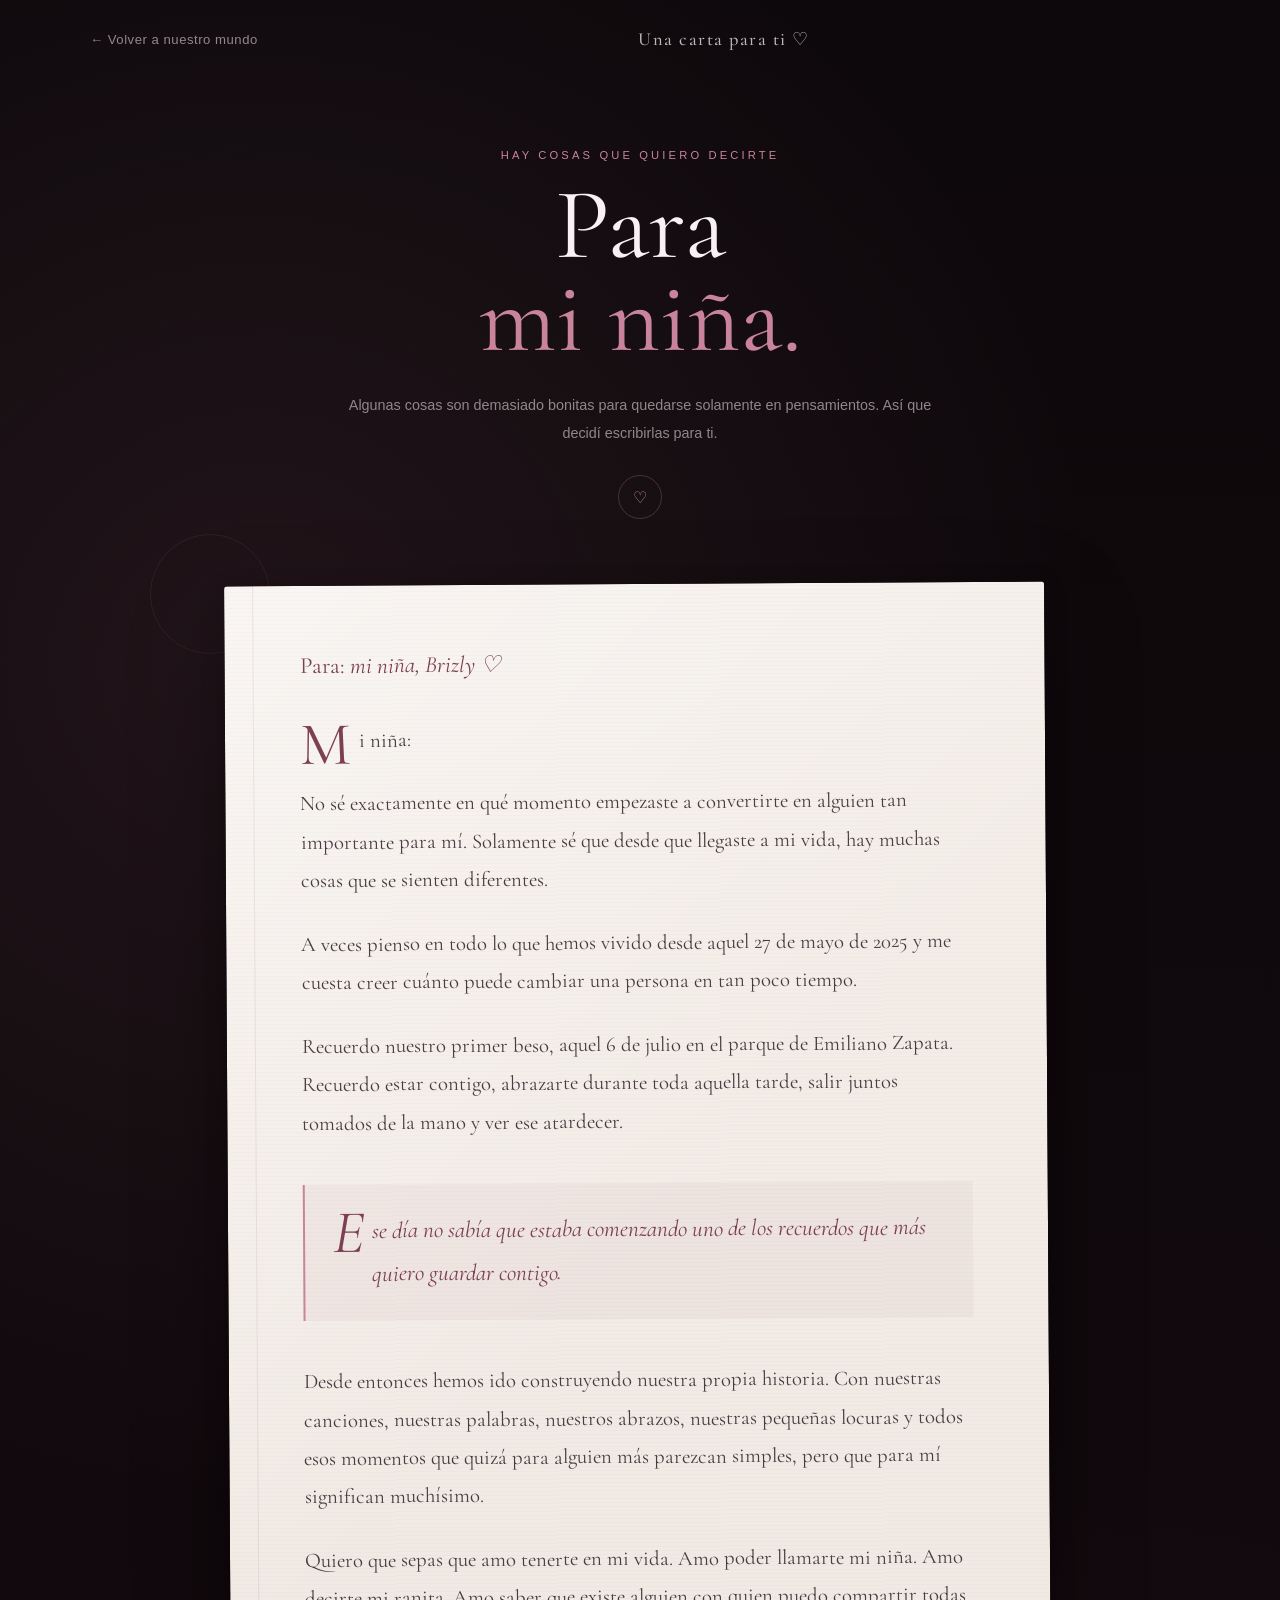
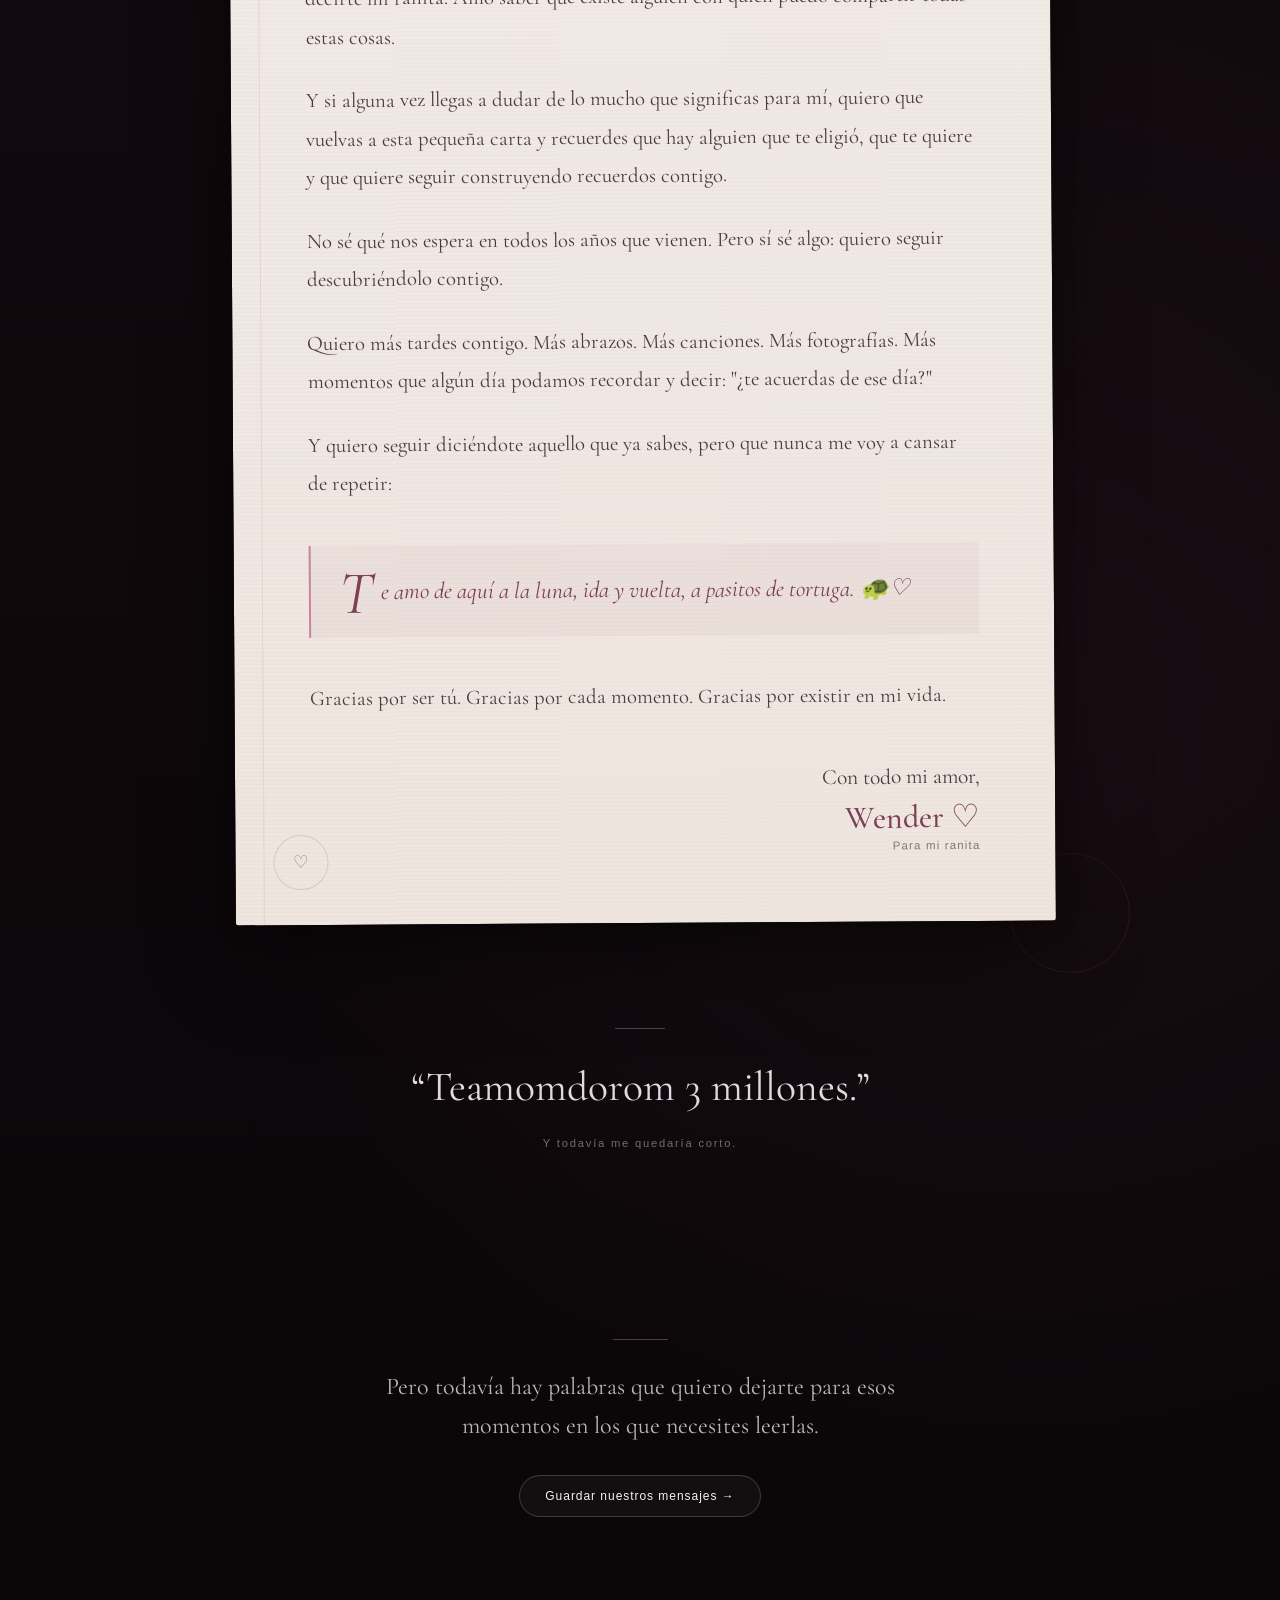
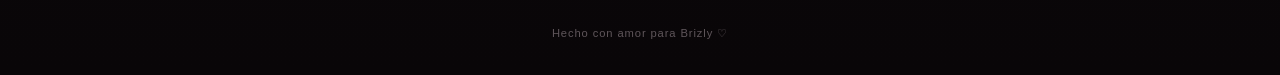
<file: pages/carta.html>
<!DOCTYPE html>

<html lang="es">

<head>

    <meta charset="UTF-8">

    <meta
        name="viewport"
        content="width=device-width, initial-scale=1.0"
    >

    <title>Una carta para ti | Brizly ♡</title>


    <!-- =====================================================
         FUENTES
         ===================================================== -->

    <link
        rel="preconnect"
        href="https://fonts.googleapis.com"
    >

    <link
        rel="preconnect"
        href="https://fonts.gstatic.com"
        crossorigin
    >

    <link
        href="https://fonts.googleapis.com/css2?family=Cormorant+Garamond:wght@300;400;500;600&family=Montserrat:wght@300;400;500&display=swap"
        rel="stylesheet"
    >


    <!-- =====================================================
         CSS
         ===================================================== -->

    <link
        rel="stylesheet"
        href="../css/style.css"
    >

    <link
        rel="stylesheet"
        href="../css/carta.css"
    >

</head>


<body>


    <main class="carta-page">


        <!-- =================================================
             HEADER
             ================================================= -->

        <header class="carta-header">

            <a
                href="../index.html#menu"
                class="carta-back"
            >
                ← Volver a nuestro mundo
            </a>

            <div class="carta-header-title">
                Una carta para ti ♡
            </div>

            <div></div>

        </header>



        <!-- =================================================
             HERO
             ================================================= -->

        <section class="carta-hero">

            <div class="carta-label">
                Hay cosas que quiero decirte
            </div>

            <h1>
                Para<br>
                <span>mi niña.</span>
            </h1>

            <p>
                Algunas cosas son demasiado bonitas
                para quedarse solamente en pensamientos.
                Así que decidí escribirlas para ti.
            </p>

            <div class="carta-symbol">
                ♡
            </div>

        </section>



        <!-- =================================================
             CARTA
             ================================================= -->

        <section class="carta-wrapper">

            <div class="carta-decoration one"></div>

            <div class="carta-decoration two"></div>


            <article class="carta-paper">


                <!-- DESTINATARIA -->

                <div class="carta-to">

                    Para:

                    <span>
                        mi niña, Brizly ♡
                    </span>

                </div>



                <!-- CUERPO -->

                <div class="carta-body">


                    <p>
                        Mi niña:
                    </p>


                    <p>
                        No sé exactamente en qué momento
                        empezaste a convertirte en alguien
                        tan importante para mí. Solamente sé
                        que desde que llegaste a mi vida,
                        hay muchas cosas que se sienten
                        diferentes.
                    </p>


                    <p>
                        A veces pienso en todo lo que hemos
                        vivido desde aquel 27 de mayo de 2025
                        y me cuesta creer cuánto puede cambiar
                        una persona en tan poco tiempo.
                    </p>


                    <p>
                        Recuerdo nuestro primer beso, aquel
                        6 de julio en el parque de Emiliano
                        Zapata. Recuerdo estar contigo,
                        abrazarte durante toda aquella tarde,
                        salir juntos tomados de la mano y
                        ver ese atardecer.
                    </p>



                    <div class="carta-highlight">

                        <p>
                            Ese día no sabía que estaba
                            comenzando uno de los recuerdos
                            que más quiero guardar contigo.
                        </p>

                    </div>



                    <p>
                        Desde entonces hemos ido construyendo
                        nuestra propia historia. Con nuestras
                        canciones, nuestras palabras, nuestros
                        abrazos, nuestras pequeñas locuras y
                        todos esos momentos que quizá para
                        alguien más parezcan simples, pero
                        que para mí significan muchísimo.
                    </p>


                    <p>
                        Quiero que sepas que amo tenerte en mi
                        vida. Amo poder llamarte mi niña.
                        Amo decirte mi ranita. Amo saber que
                        existe alguien con quien puedo compartir
                        todas estas cosas.
                    </p>


                    <p>
                        Y si alguna vez llegas a dudar de lo
                        mucho que significas para mí, quiero
                        que vuelvas a esta pequeña carta y
                        recuerdes que hay alguien que te eligió,
                        que te quiere y que quiere seguir
                        construyendo recuerdos contigo.
                    </p>


                    <p>
                        No sé qué nos espera en todos los años
                        que vienen. Pero sí sé algo:
                        quiero seguir descubriéndolo contigo.
                    </p>


                    <p>
                        Quiero más tardes contigo.
                        Más abrazos.
                        Más canciones.
                        Más fotografías.
                        Más momentos que algún día podamos
                        recordar y decir:
                        "¿te acuerdas de ese día?"
                    </p>


                    <p>
                        Y quiero seguir diciéndote aquello que
                        ya sabes, pero que nunca me voy a cansar
                        de repetir:
                    </p>



                    <div class="carta-highlight">

                        <p>
                            Te amo de aquí a la luna,
                            ida y vuelta,
                            a pasitos de tortuga. 🐢♡
                        </p>

                    </div>



                    <p>
                        Gracias por ser tú.
                        Gracias por cada momento.
                        Gracias por existir en mi vida.
                    </p>


                </div>



                <!-- FIRMA -->

                <div class="carta-signature">

                    <p>
                        Con todo mi amor,
                    </p>

                    <strong>
                        Wender ♡
                    </strong>

                    <span>
                        Para mi ranita
                    </span>

                </div>



                <!-- SELLO -->

                <div class="carta-seal">
                    ♡
                </div>


            </article>

        </section>



        <!-- =================================================
             DESPUÉS DE LA CARTA
             ================================================= -->

        <section class="carta-after">

            <div class="carta-after-line"></div>

            <p>
                “Teamomdorom 3 millones.”
            </p>

            <span>
                Y todavía me quedaría corto.
            </span>

        </section>



        <!-- =================================================
             SIGUIENTE APARTADO
             ================================================= -->

        <section class="carta-next">

            <div class="carta-next-line"></div>

            <p>
                Pero todavía hay palabras que quiero
                dejarte para esos momentos en los que
                necesites leerlas.
            </p>

            <a
                href="mensajes.html"
                class="carta-next-button"
            >
                Guardar nuestros mensajes →
            </a>

        </section>



        <!-- =================================================
             FOOTER
             ================================================= -->

        <footer class="carta-footer">

            Hecho con amor para Brizly ♡

        </footer>


    </main>



    <!-- =========================================================
         REPRODUCTOR DE NUESTRA CANCIÓN
         ========================================================= -->

    



    <!-- =========================================================
         SCRIPTS
         ========================================================= -->



</body>

</html>
</file>
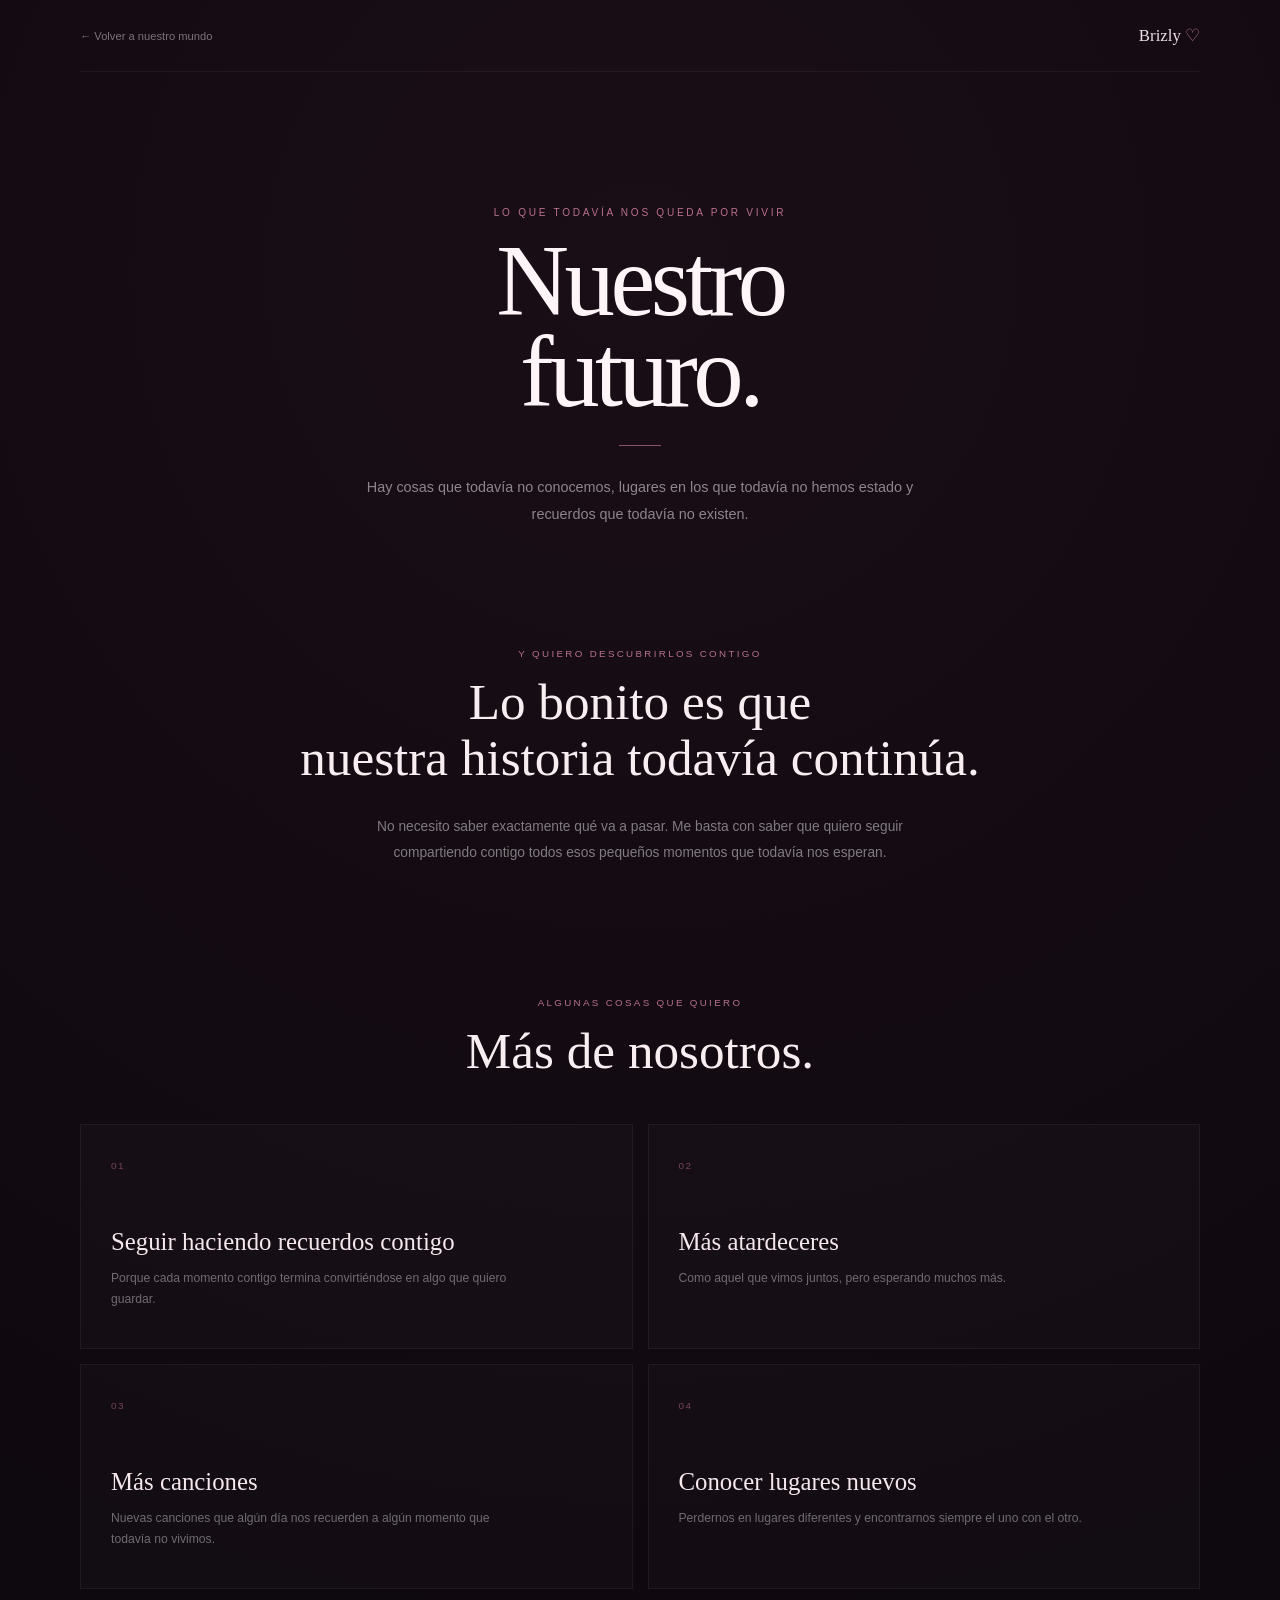
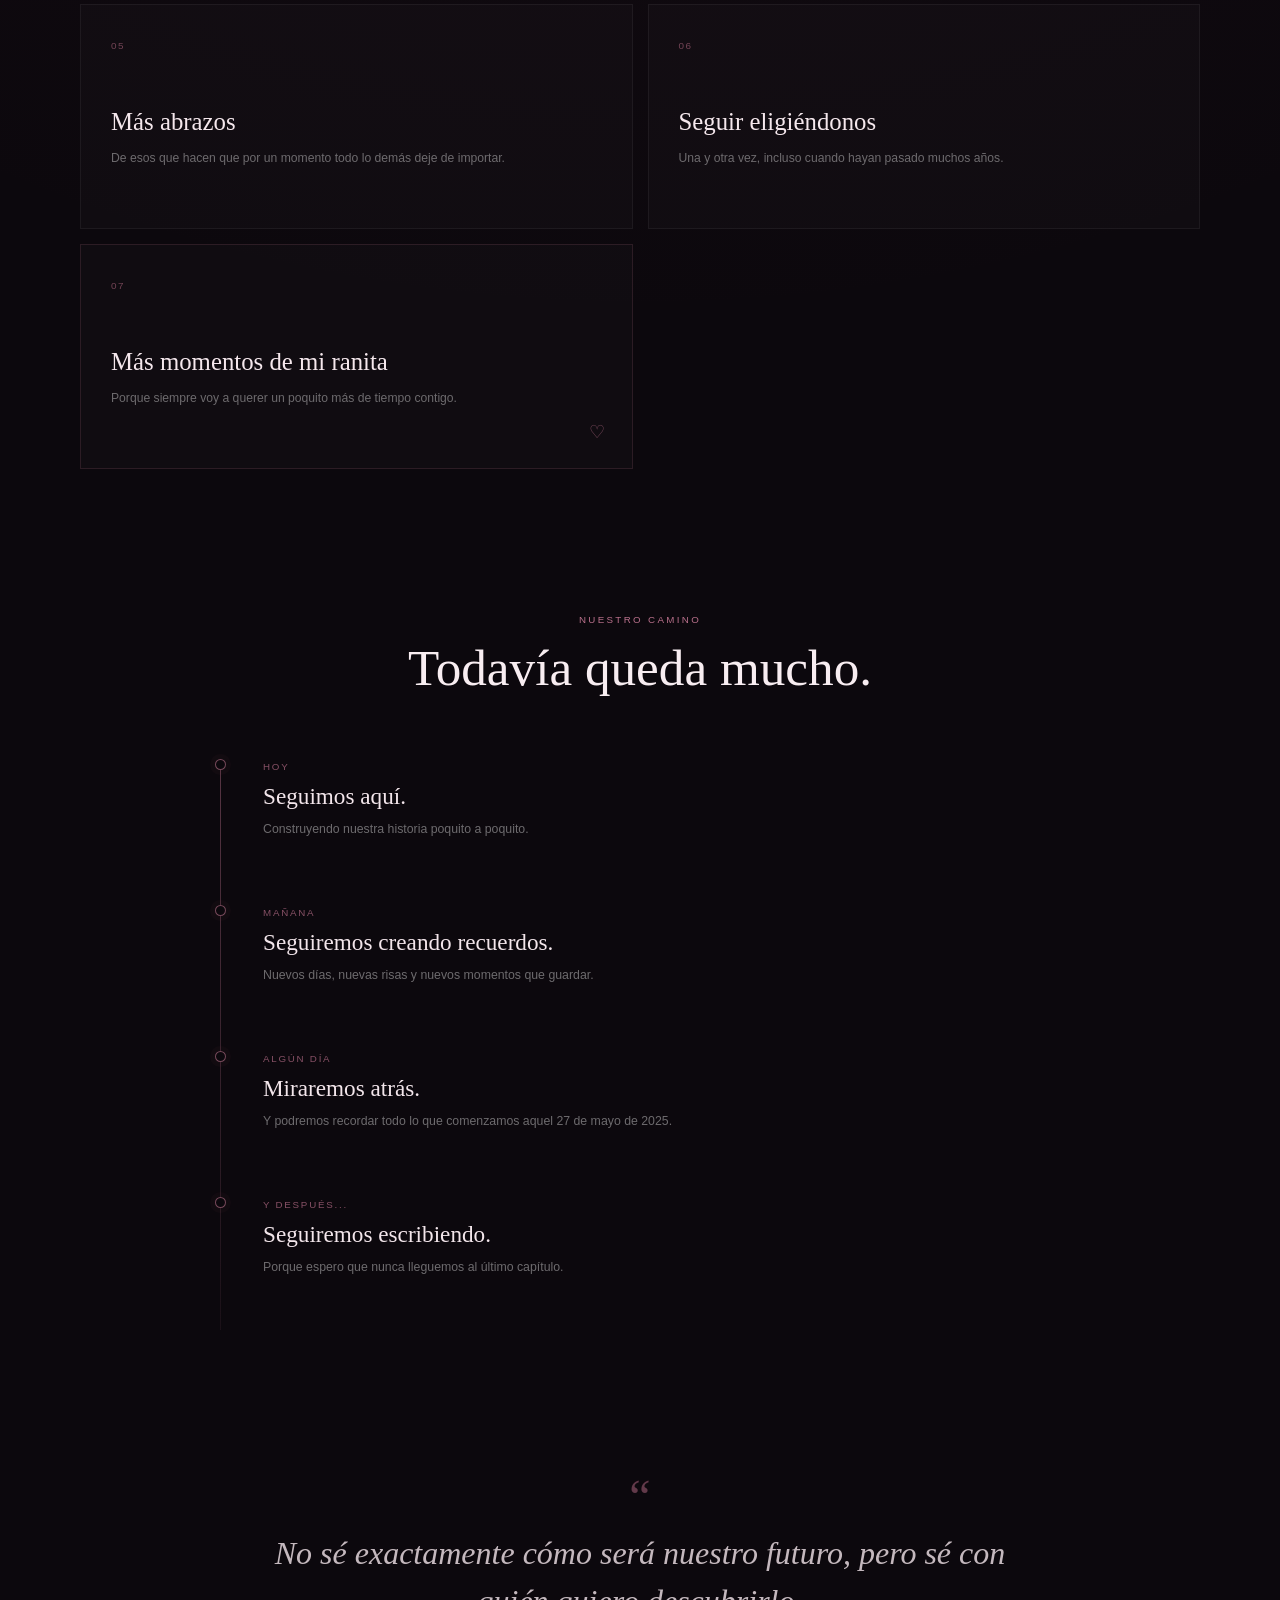
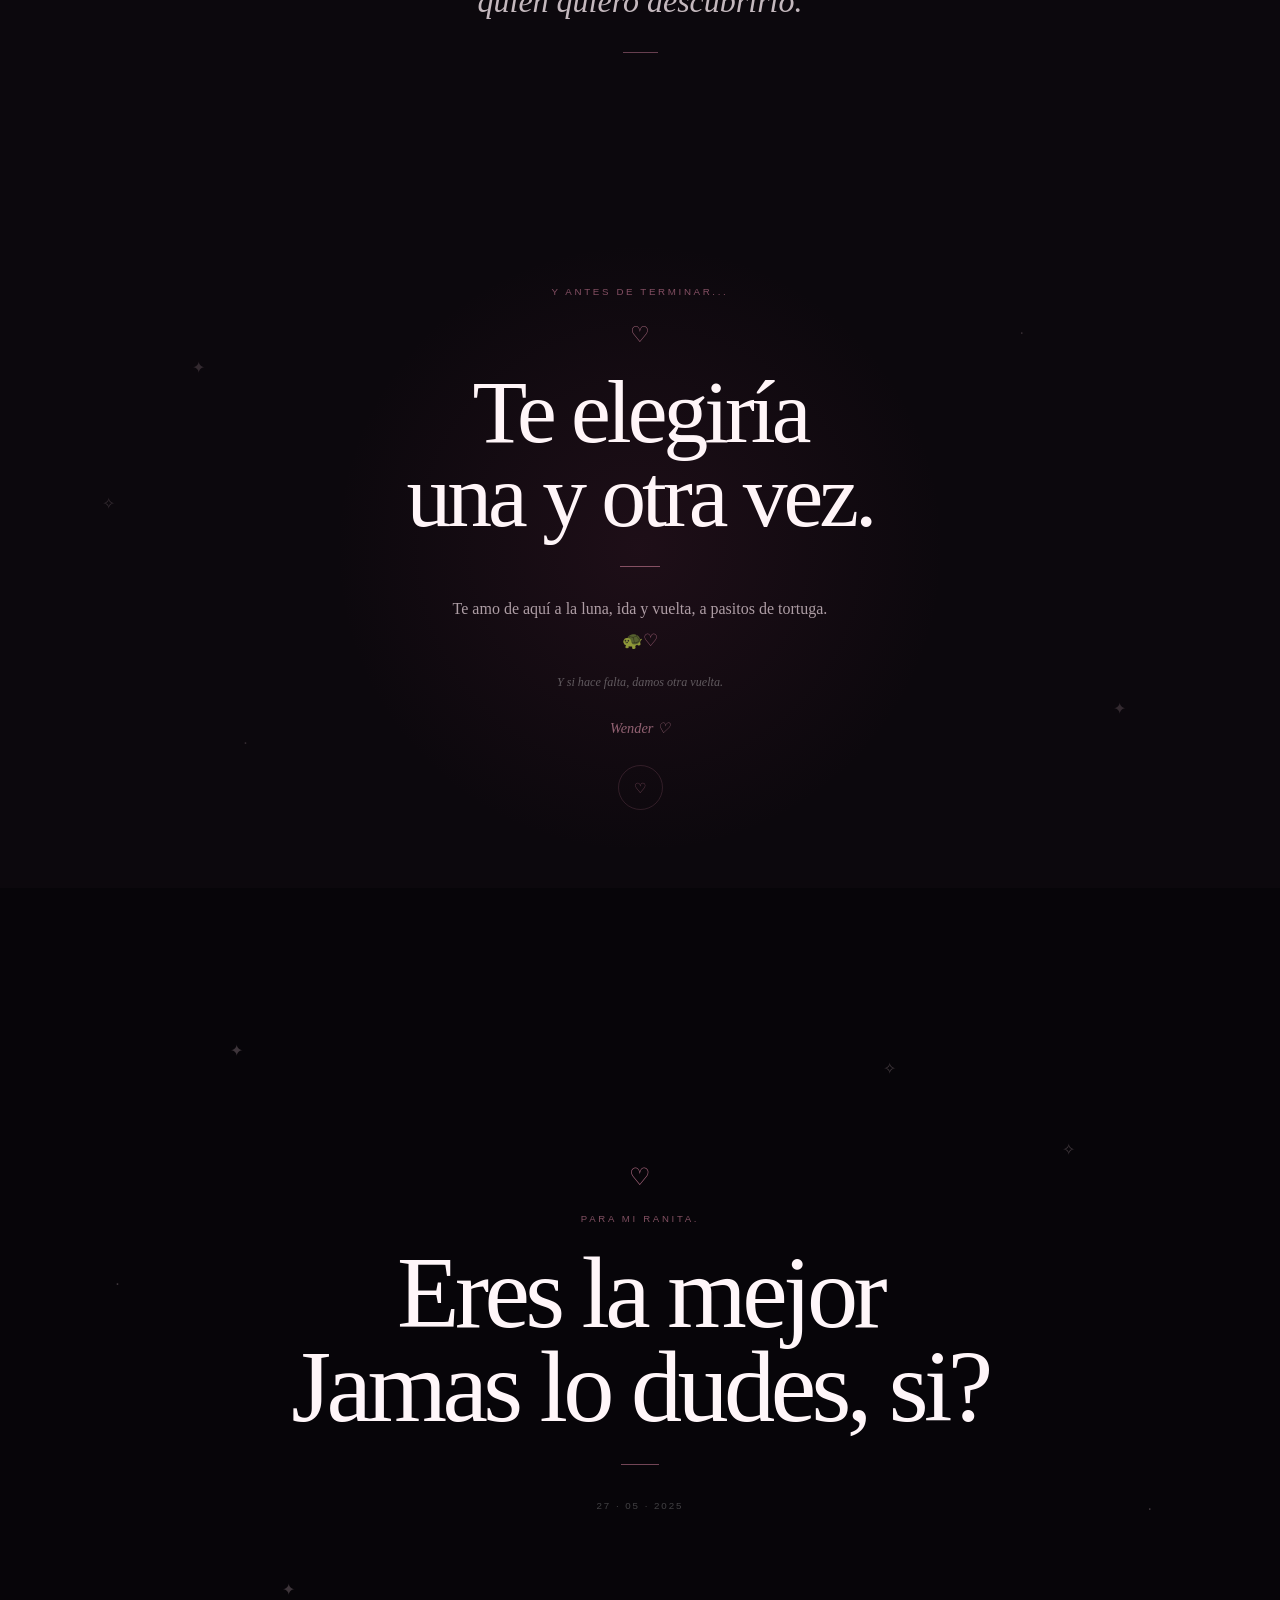
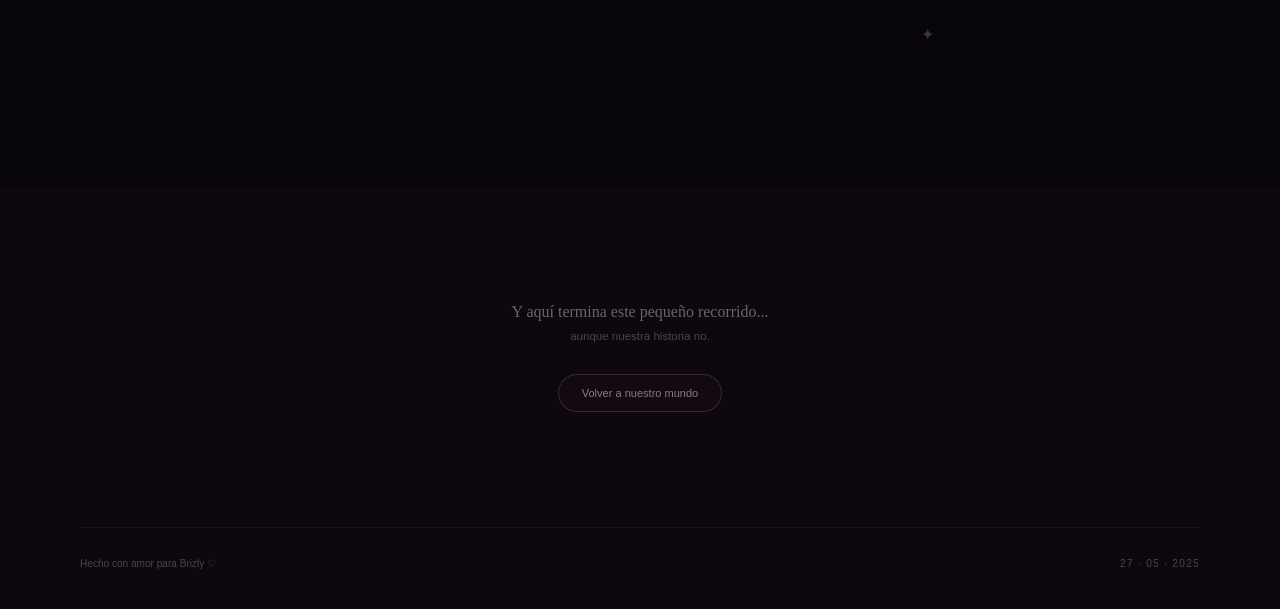
<file: pages/futuro.html>
<!DOCTYPE html>

<html lang="es">

<head>

    <meta charset="UTF-8">

    <meta
        name="viewport"
        content="width=device-width, initial-scale=1.0"
    >

    <title>Nuestro futuro · Brizly ♡</title>

    <link
        rel="stylesheet"
        href="../css/style.css"
    >

    <link
        rel="stylesheet"
        href="../css/futuro.css"
    >

</head>


<body>


    <main class="futuro-page">


        <!-- =====================================================
             HEADER
             ===================================================== -->

        <header class="futuro-header">

            <a
                href="../index.html#menu"
                class="futuro-back"
            >
                ← Volver a nuestro mundo
            </a>

            <div class="futuro-header-logo">

                Brizly <span>♡</span>

            </div>

        </header>



        <!-- =====================================================
             HERO
             ===================================================== -->

        <section class="futuro-hero">

            <p class="futuro-eyebrow">
                Lo que todavía nos queda por vivir
            </p>

            <h1>
                Nuestro<br>
                futuro.
            </h1>

            <div class="futuro-hero-line"></div>

            <p>
                Hay cosas que todavía no conocemos,
                lugares en los que todavía no hemos estado
                y recuerdos que todavía no existen.
            </p>

        </section>



        <!-- =====================================================
             INTRO
             ===================================================== -->

        <section class="futuro-intro">

            <p class="futuro-section-label">
                Y quiero descubrirlos contigo
            </p>

            <h2>
                Lo bonito es que<br>
                nuestra historia todavía continúa.
            </h2>

            <p class="futuro-intro-text">
                No necesito saber exactamente qué va a pasar.
                Me basta con saber que quiero seguir compartiendo
                contigo todos esos pequeños momentos que todavía
                nos esperan.
            </p>

        </section>



        <!-- =====================================================
             SUEÑOS
             ===================================================== -->

        <section class="futuro-dreams">

            <div class="futuro-section-heading">

                <p class="futuro-section-label">
                    Algunas cosas que quiero
                </p>

                <h2>
                    Más de nosotros.
                </h2>

            </div>


            <div class="dreams-grid">


                <article class="dream-card">

                    <span class="dream-number">
                        01
                    </span>

                    <h3>
                        Seguir haciendo
                        recuerdos contigo
                    </h3>

                    <p>
                        Porque cada momento contigo
                        termina convirtiéndose en algo
                        que quiero guardar.
                    </p>

                </article>



                <article class="dream-card">

                    <span class="dream-number">
                        02
                    </span>

                    <h3>
                        Más atardeceres
                    </h3>

                    <p>
                        Como aquel que vimos juntos,
                        pero esperando muchos más.
                    </p>

                </article>



                <article class="dream-card">

                    <span class="dream-number">
                        03
                    </span>

                    <h3>
                        Más canciones
                    </h3>

                    <p>
                        Nuevas canciones que algún día
                        nos recuerden a algún momento
                        que todavía no vivimos.
                    </p>

                </article>



                <article class="dream-card">

                    <span class="dream-number">
                        04
                    </span>

                    <h3>
                        Conocer lugares nuevos
                    </h3>

                    <p>
                        Perdernos en lugares diferentes
                        y encontrarnos siempre el uno
                        con el otro.
                    </p>

                </article>



                <article class="dream-card">

                    <span class="dream-number">
                        05
                    </span>

                    <h3>
                        Más abrazos
                    </h3>

                    <p>
                        De esos que hacen que por un momento
                        todo lo demás deje de importar.
                    </p>

                </article>



                <article class="dream-card">

                    <span class="dream-number">
                        06
                    </span>

                    <h3>
                        Seguir eligiéndonos
                    </h3>

                    <p>
                        Una y otra vez, incluso cuando
                        hayan pasado muchos años.
                    </p>

                </article>



                <article class="dream-card dream-card-special">

                    <span class="dream-number">
                        07
                    </span>

                    <h3>
                        Más momentos
                        de mi ranita
                    </h3>

                    <p>
                        Porque siempre voy a querer
                        un poquito más de tiempo contigo.
                    </p>

                    <span class="dream-heart">
                        ♡
                    </span>

                </article>


            </div>

        </section>



        <!-- =====================================================
             CAMINO DEL FUTURO
             ===================================================== -->

        <section class="futuro-path">

            <div class="futuro-section-heading">

                <p class="futuro-section-label">
                    Nuestro camino
                </p>

                <h2>
                    Todavía queda mucho.
                </h2>

            </div>


            <div class="future-timeline">


                <div class="future-step">

                    <span class="future-step-dot"></span>

                    <div class="future-step-content">

                        <span>
                            Hoy
                        </span>

                        <h3>
                            Seguimos aquí.
                        </h3>

                        <p>
                            Construyendo nuestra historia
                            poquito a poquito.
                        </p>

                    </div>

                </div>



                <div class="future-step">

                    <span class="future-step-dot"></span>

                    <div class="future-step-content">

                        <span>
                            Mañana
                        </span>

                        <h3>
                            Seguiremos creando recuerdos.
                        </h3>

                        <p>
                            Nuevos días, nuevas risas
                            y nuevos momentos que guardar.
                        </p>

                    </div>

                </div>



                <div class="future-step">

                    <span class="future-step-dot"></span>

                    <div class="future-step-content">

                        <span>
                            Algún día
                        </span>

                        <h3>
                            Miraremos atrás.
                        </h3>

                        <p>
                            Y podremos recordar todo
                            lo que comenzamos aquel
                            27 de mayo de 2025.
                        </p>

                    </div>

                </div>



                <div class="future-step future-step-last">

                    <span class="future-step-dot"></span>

                    <div class="future-step-content">

                        <span>
                            Y después...
                        </span>

                        <h3>
                            Seguiremos escribiendo.
                        </h3>

                        <p>
                            Porque espero que nunca
                            lleguemos al último capítulo.
                        </p>

                    </div>

                </div>


            </div>

        </section>



        <!-- =====================================================
             CITA
             ===================================================== -->

        <section class="futuro-quote">

            <div class="quote-mark">
                “
            </div>

            <blockquote>
                No sé exactamente cómo será nuestro futuro,
                pero sé con quién quiero descubrirlo.
            </blockquote>

            <div class="quote-line"></div>

        </section>



        <!-- =====================================================
             GRAN CIERRE
             ===================================================== -->

        <section class="futuro-ending">

            <div class="ending-stars">

                <span>✦</span>
                <span>·</span>
                <span>✧</span>
                <span>·</span>
                <span>✦</span>

            </div>


            <div class="futuro-ending-content">

                <p class="futuro-ending-label">
                    Y antes de terminar...
                </p>


                <div class="futuro-ending-heart">
                    ♡
                </div>


                <h2>
                    Te elegiría<br>
                    una y otra vez.
                </h2>


                <div class="futuro-ending-line"></div>


                <div class="futuro-final-message">

                    <p>
                        Te amo de aquí a la luna,
                        ida y vuelta,
                        a pasitos de tortuga.
                    </p>

                    <span>
                        🐢♡
                    </span>

                </div>


                <p class="futuro-final-small">

                    Y si hace falta,
                    damos otra vuelta.

                </p>


                <div class="futuro-signature">
                    Wender ♡
                </div>


                <div class="futuro-seal">

                    <span>
                        ♡
                    </span>

                </div>

            </div>

        </section>



        <!-- =====================================================
             FINAL ANIMADO
             ===================================================== -->

        <section class="futuro-final-reveal">


            <div class="final-reveal-stars">

                <span>✦</span>
                <span>✧</span>
                <span>·</span>
                <span>✦</span>
                <span>·</span>
                <span>✧</span>
                <span>✦</span>

            </div>


            <div class="final-reveal-content">


                <div class="final-reveal-heart">
                    ♡
                </div>


                <p>
                    Para mi ranita.
                </p>


                <h2>
                    Eres la mejor
                    <br>
                    Jamas lo dudes, si?
                </h2>


                <div class="final-reveal-line"></div>


                <span class="final-reveal-date">
                    27 · 05 · 2025
                </span>


            </div>


        </section>



        <!-- =====================================================
             VOLVER
             ===================================================== -->

        <section class="futuro-home">

            <p>
                Y aquí termina este pequeño recorrido...
            </p>

            <span>
                aunque nuestra historia no.
            </span>


            <a
                href="../index.html#menu"
                class="futuro-home-button"
            >
                Volver a nuestro mundo
            </a>

        </section>



        <!-- =====================================================
             FOOTER
             ===================================================== -->

        <footer class="futuro-footer">

            <p>
                Hecho con amor para Brizly ♡
            </p>

            <span>
                27 · 05 · 2025
            </span>

        </footer>


    </main>



    <!-- =========================================================
         REPRODUCTOR DE NUESTRA CANCIÓN
         ========================================================= -->

    



    <!-- =========================================================
         ANIMACIÓN DEL FINAL
         ========================================================= -->

    <script>

        document.addEventListener(
            "DOMContentLoaded",
            () => {

                const ending =
                    document.querySelector(
                        ".futuro-final-reveal"
                    );


                if (!ending) {

                    return;

                }


                let alreadyPlayed = false;


                const observer =
                    new IntersectionObserver(
                        entries => {

                            entries.forEach(
                                entry => {

                                    if (
                                        entry.isIntersecting &&
                                        !alreadyPlayed
                                    ) {

                                        alreadyPlayed = true;


                                        ending.classList.add(
                                            "final-reveal-active"
                                        );

                                    }

                                }
                            );

                        },
                        {
                            threshold: 0.45
                        }
                    );


                observer.observe(ending);

            }
        );

    </script>



    <!-- =========================================================
         SCRIPTS GENERALES Y REPRODUCTOR
         ========================================================= -->



</body>

</html>
</file>
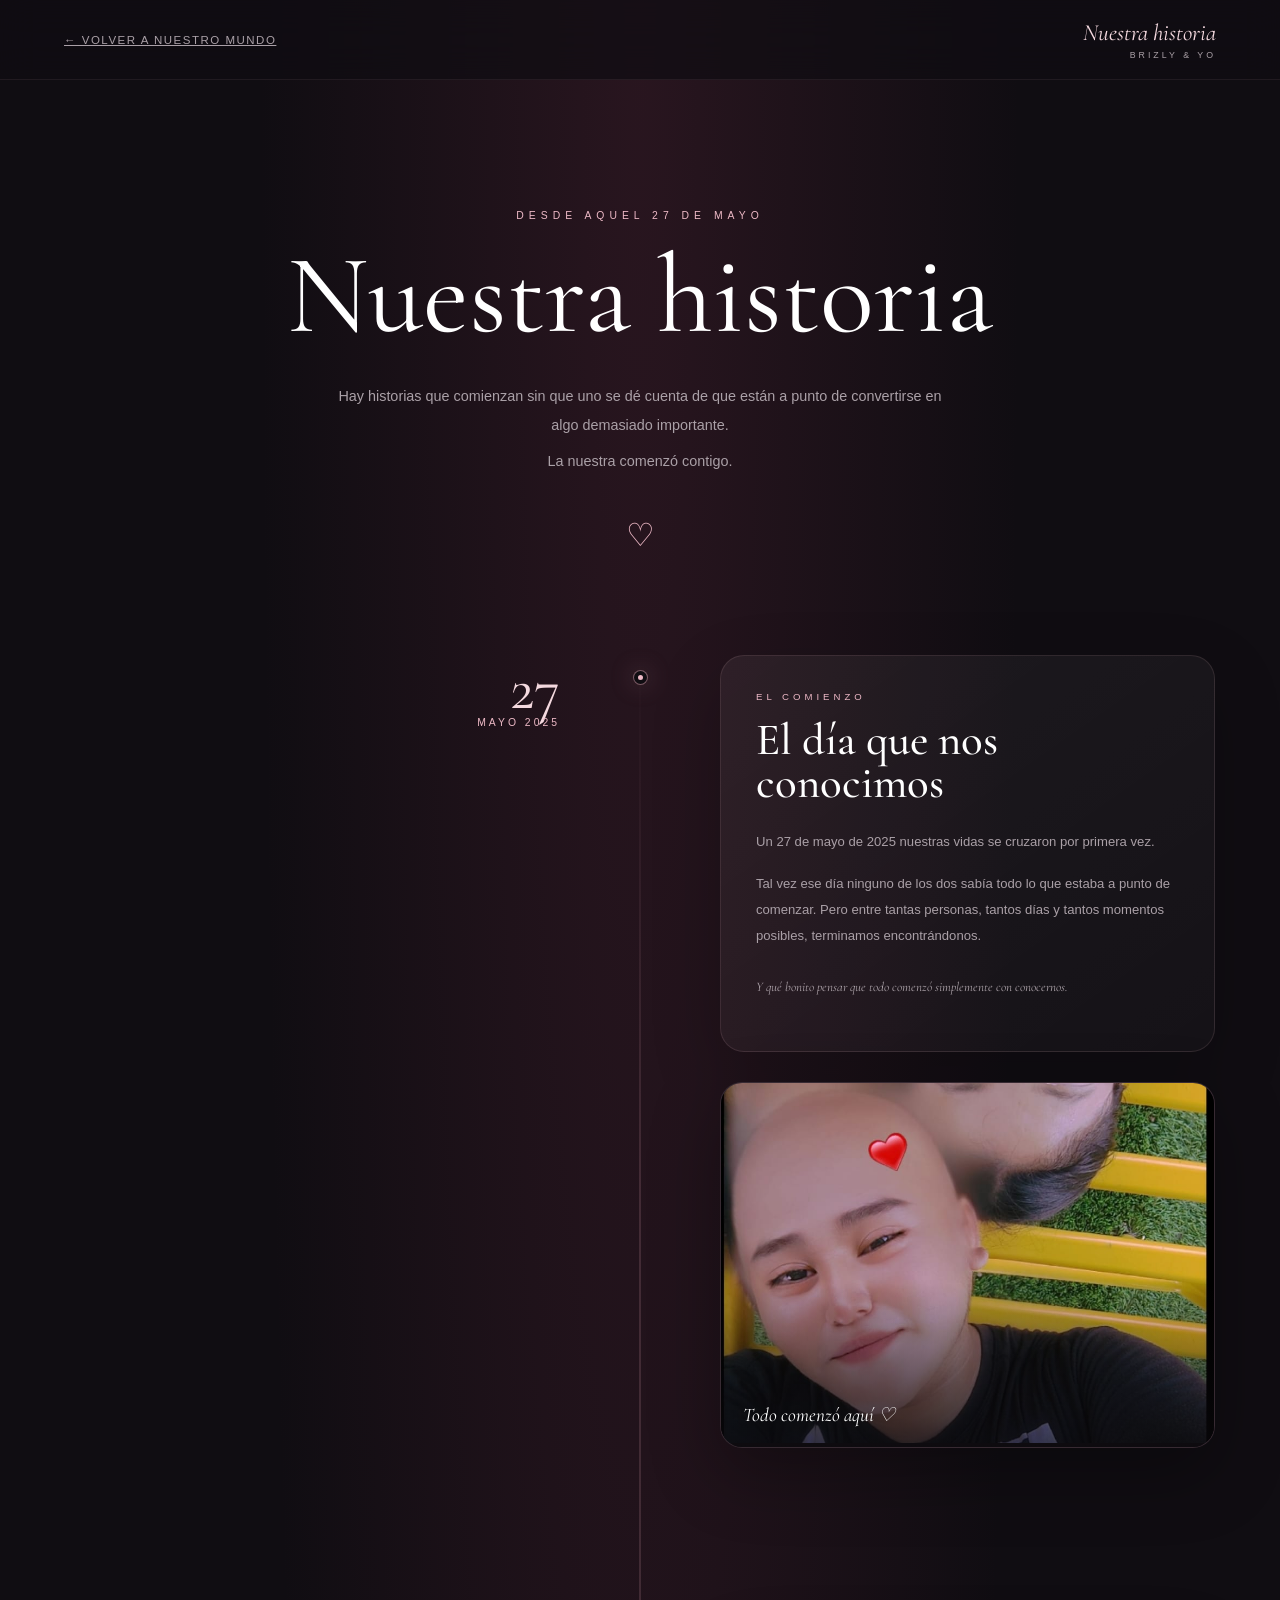
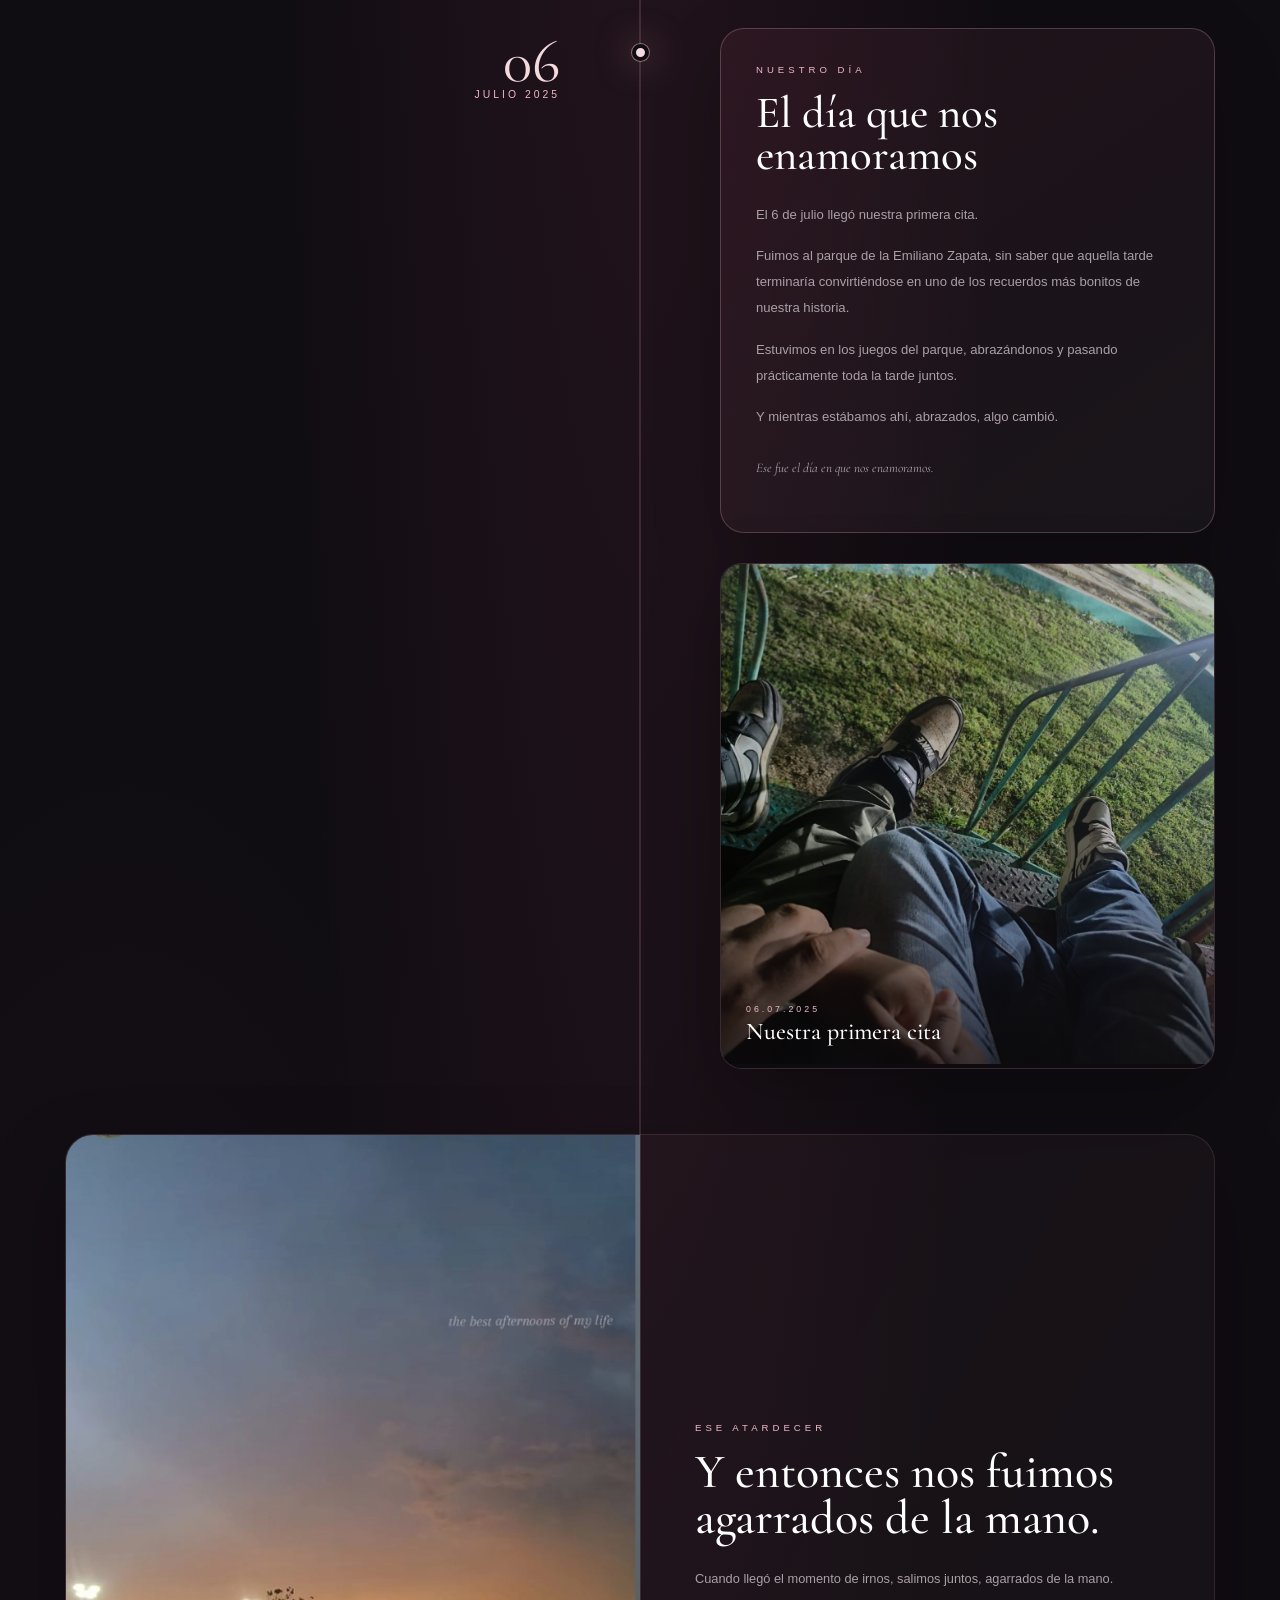
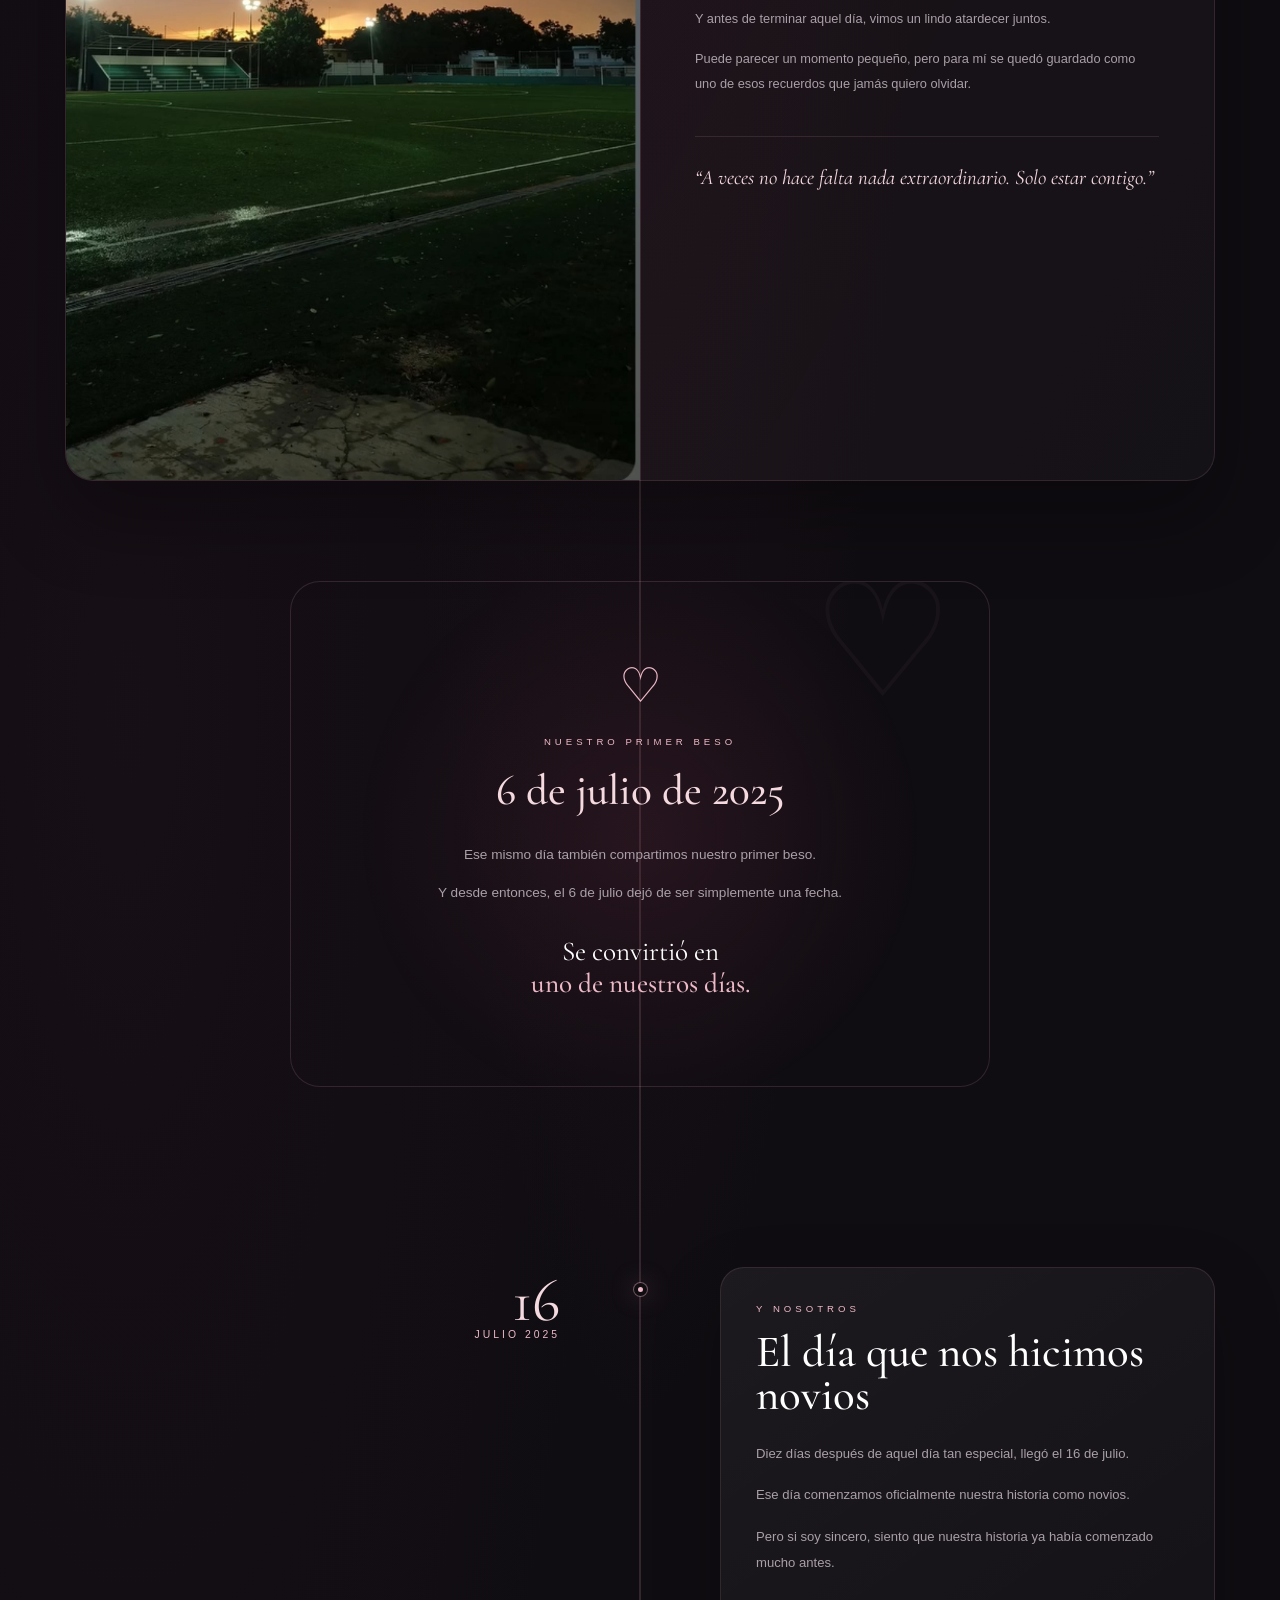
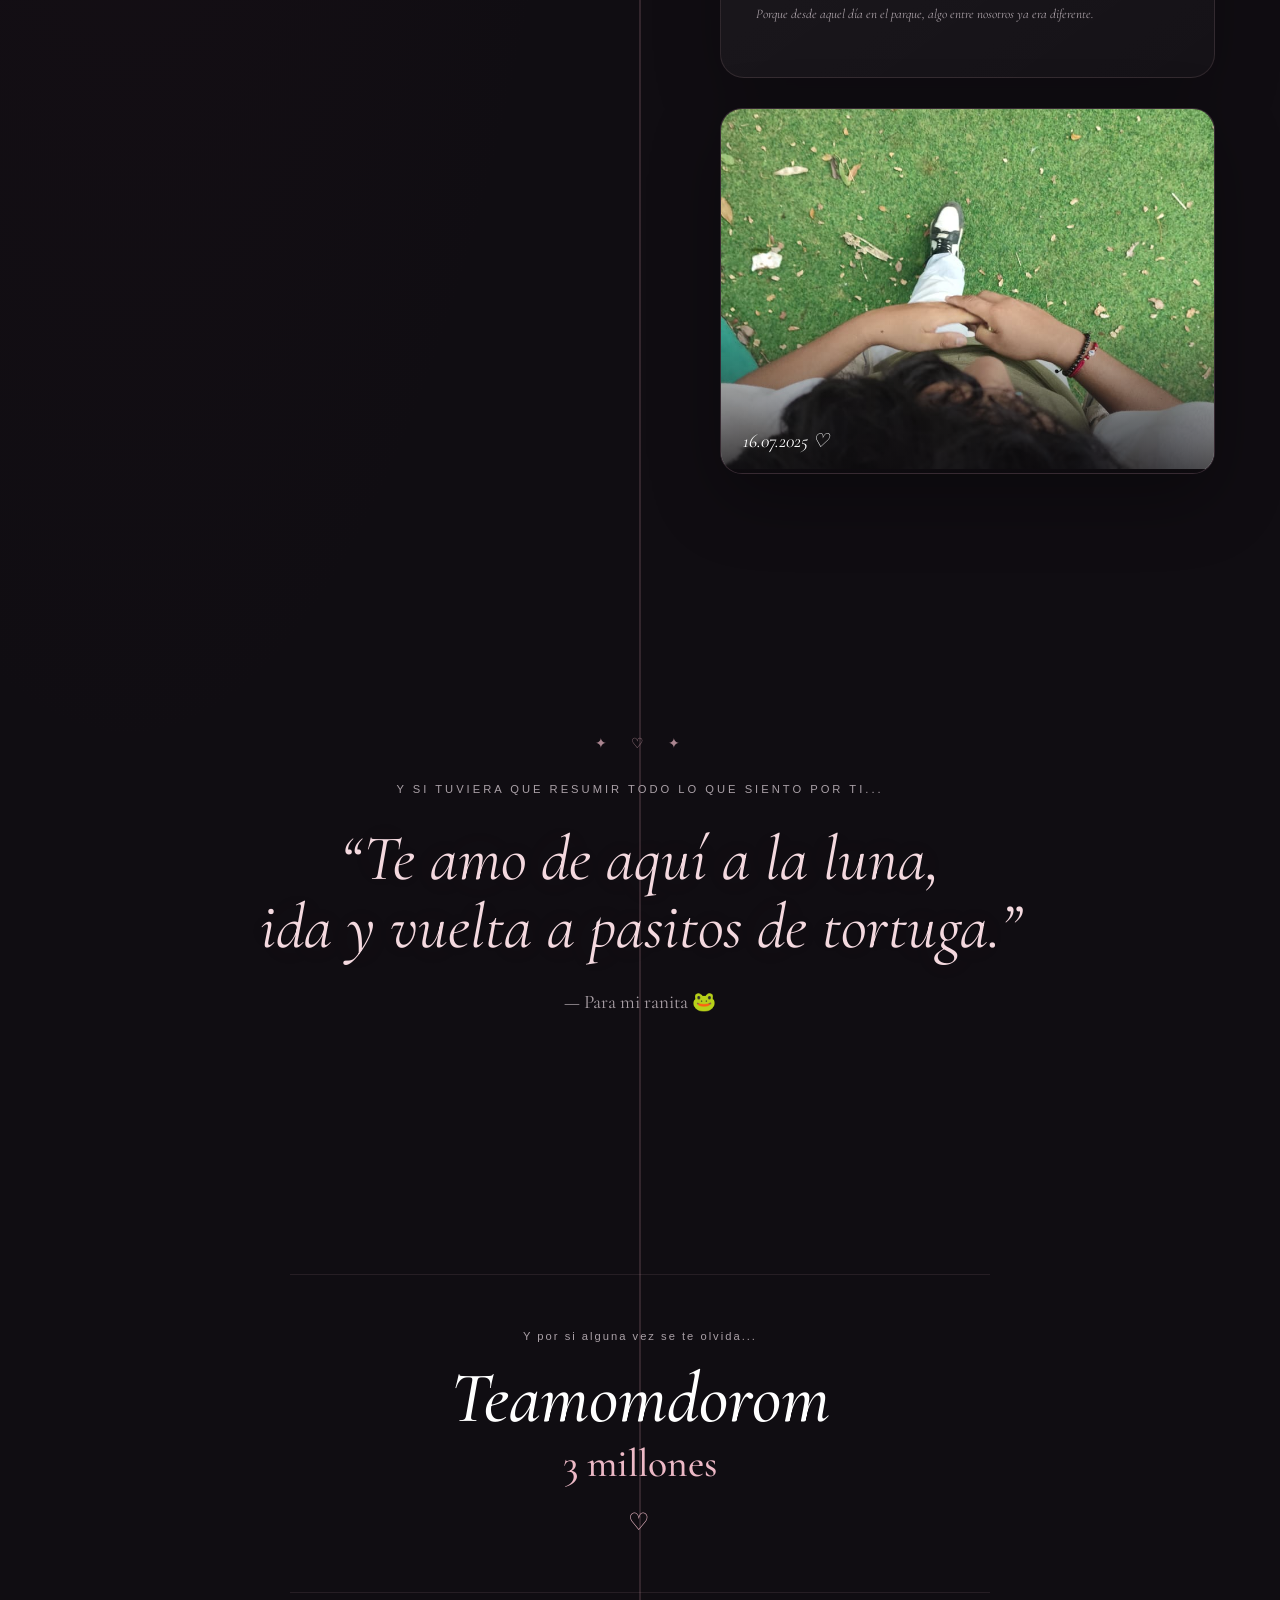
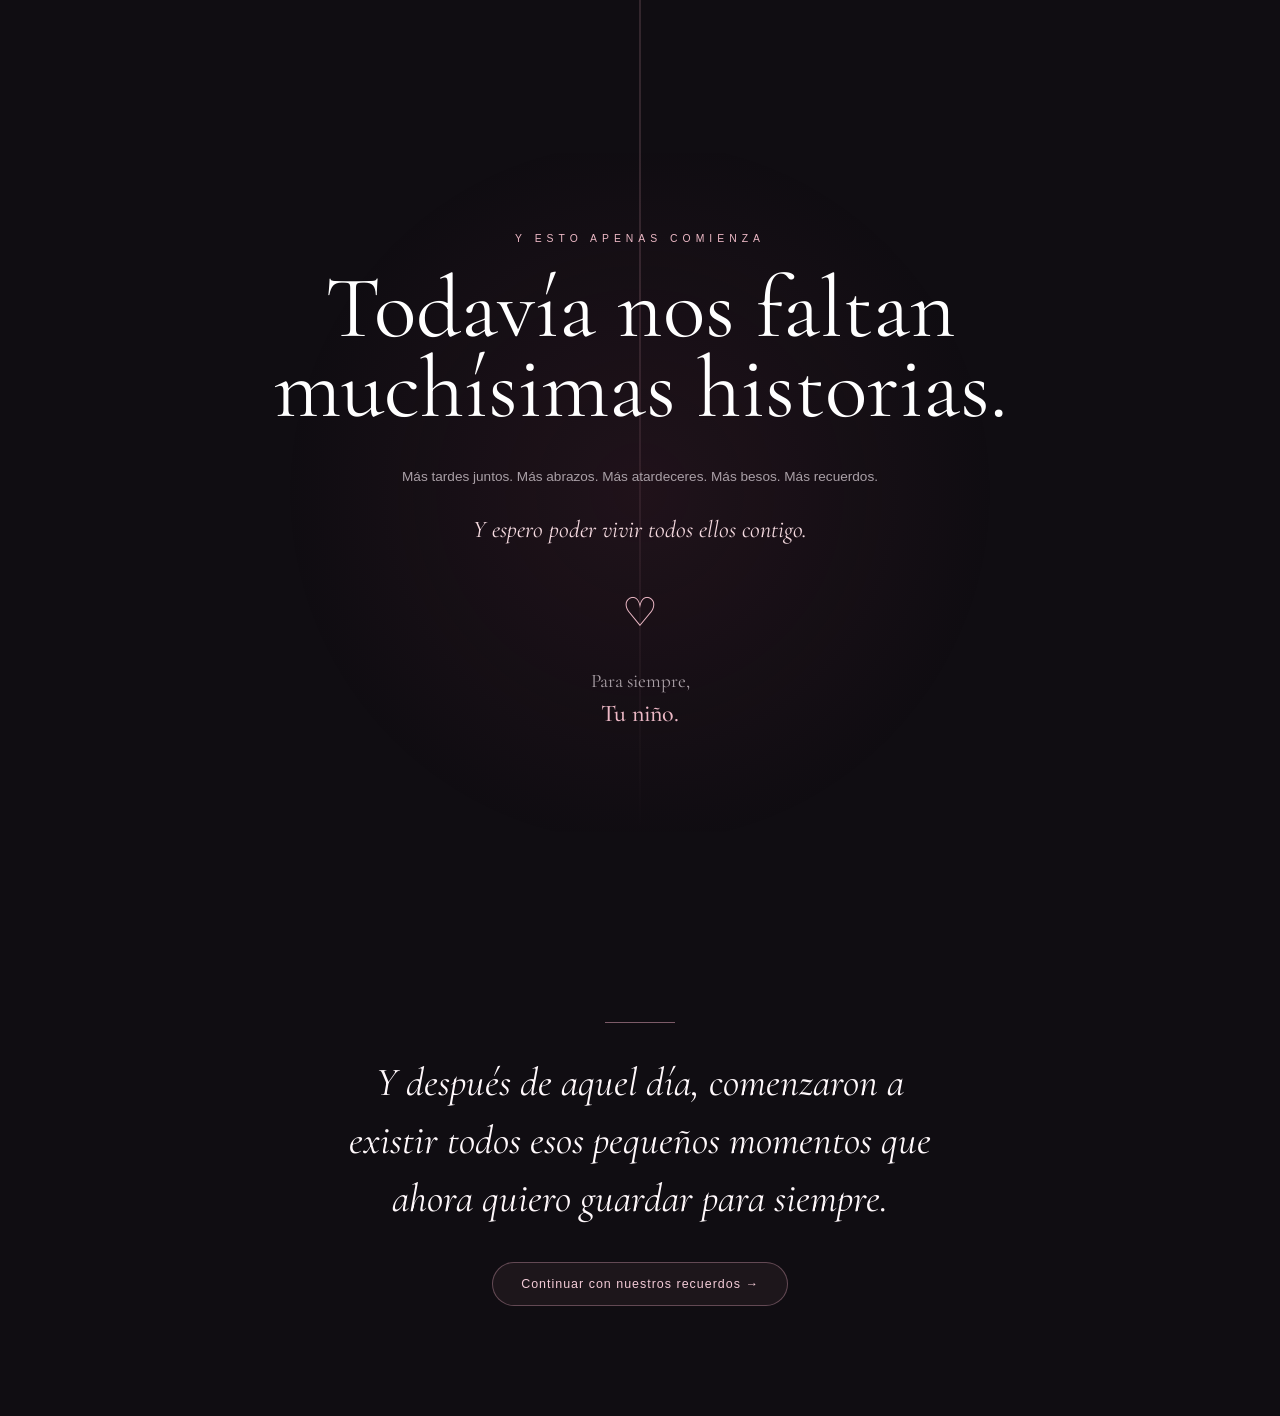
<file: pages/historia.html>
<!DOCTYPE html>
<html lang="es">

<head>

    <meta charset="UTF-8">

    <meta
        name="viewport"
        content="width=device-width, initial-scale=1.0"
    >

    <title>Nuestra historia | Brizly ♡</title>


    <!-- =====================================================
         FUENTES
         ===================================================== -->

    <link
        rel="preconnect"
        href="https://fonts.googleapis.com"
    >

    <link
        rel="preconnect"
        href="https://fonts.gstatic.com"
        crossorigin
    >

    <link
        href="https://fonts.googleapis.com/css2?family=Cormorant+Garamond:wght@400;500;600;700&family=Montserrat:wght@300;400;500;600&display=swap"
        rel="stylesheet"
    >


    <!-- =====================================================
         CSS
         ===================================================== -->

    <link
        rel="stylesheet"
        href="../css/style.css"
    >

    <link
        rel="stylesheet"
        href="../css/historia.css"
    >

</head>


<body class="history-page">


    <!-- =====================================================
         HEADER
         ===================================================== -->

    <header class="history-header">

        <a
            href="../index.html#menu"
            class="back-button"
        >
            ← Volver a nuestro mundo
        </a>


        <div class="history-header-title">

            <span>
                Nuestra historia
            </span>

            <small>
                Brizly & yo
            </small>

        </div>

    </header>


    <!-- =====================================================
         CONTENIDO PRINCIPAL
         ===================================================== -->

    <main>


        <!-- =================================================
             INTRO
             ================================================= -->

        <section class="history-intro">

            <p class="small-title">
                DESDE AQUEL 27 DE MAYO
            </p>


            <h1>
                Nuestra historia
            </h1>


            <p class="history-intro-text">
                Hay historias que comienzan sin que uno se dé cuenta
                de que están a punto de convertirse en algo demasiado
                importante.
            </p>


            <p class="history-intro-text">
                La nuestra comenzó contigo.
            </p>


            <div class="history-heart">
                ♡
            </div>

        </section>


        <!-- =================================================
             TIMELINE
             ================================================= -->

        <section class="timeline">


            <!-- =================================================
                 27 DE MAYO
                 ================================================= -->

            <article class="timeline-item">

                <div class="timeline-date">

                    <span>
                        27
                    </span>

                    MAYO 2025

                </div>


                <div class="timeline-line">

                    <div class="timeline-dot"></div>

                </div>


                <div class="timeline-card">


                    <div class="timeline-content">

                        <p class="timeline-label">
                            EL COMIENZO
                        </p>


                        <h2>
                            El día que nos conocimos
                        </h2>


                        <p>
                            Un 27 de mayo de 2025 nuestras vidas se
                            cruzaron por primera vez.
                        </p>


                        <p>
                            Tal vez ese día ninguno de los dos sabía
                            todo lo que estaba a punto de comenzar.
                            Pero entre tantas personas, tantos días y
                            tantos momentos posibles, terminamos
                            encontrándonos.
                        </p>


                        <p class="special-text">
                            Y qué bonito pensar que todo comenzó
                            simplemente con conocernos.
                        </p>

                    </div>


                    <div class="timeline-photo">

                        <img
                            src="../images/historia.jpeg"
                            alt="Nuestro comienzo"
                        >


                        <span>
                            Todo comenzó aquí ♡
                        </span>

                    </div>

                </div>

            </article>


            <!-- =================================================
                 06 DE JULIO
                 ================================================= -->

            <article class="timeline-item featured">


                <div class="timeline-date">

                    <span>
                        06
                    </span>

                    JULIO 2025

                </div>


                <div class="timeline-line">

                    <div class="timeline-dot"></div>

                </div>


                <div class="timeline-card">


                    <div class="timeline-content">

                        <p class="timeline-label">
                            NUESTRO DÍA
                        </p>


                        <h2>
                            El día que nos enamoramos
                        </h2>


                        <p>
                            El 6 de julio llegó nuestra primera cita.
                        </p>


                        <p>
                            Fuimos al parque de la Emiliano Zapata,
                            sin saber que aquella tarde terminaría
                            convirtiéndose en uno de los recuerdos
                            más bonitos de nuestra historia.
                        </p>


                        <p>
                            Estuvimos en los juegos del parque,
                            abrazándonos y pasando prácticamente
                            toda la tarde juntos.
                        </p>


                        <p>
                            Y mientras estábamos ahí, abrazados,
                            algo cambió.
                        </p>


                        <p class="special-text">
                            Ese fue el día en que nos enamoramos.
                        </p>

                    </div>


                    <div class="timeline-photo large-photo">

                        <img
                            src="../images/primera-cita.jpeg"
                            alt="Nuestra primera cita"
                        >


                        <div class="photo-caption">

                            <span>
                                06.07.2025
                            </span>

                            <strong>
                                Nuestra primera cita
                            </strong>

                        </div>

                    </div>

                </div>


                <!-- =============================================
                     ATARDECER
                     ============================================= -->

                <div class="memory-highlight">


                    <div class="memory-image">

                        <img
                            src="../images/atardecer.jpeg"
                            alt="Nuestro atardecer"
                        >

                    </div>


                    <div class="memory-text">

                        <p class="timeline-label">
                            ESE ATARDECER
                        </p>


                        <h3>
                            Y entonces nos fuimos
                            agarrados de la mano.
                        </h3>


                        <p>
                            Cuando llegó el momento de irnos,
                            salimos juntos, agarrados de la mano.
                        </p>


                        <p>
                            Y antes de terminar aquel día,
                            vimos un lindo atardecer juntos.
                        </p>


                        <p>
                            Puede parecer un momento pequeño,
                            pero para mí se quedó guardado como
                            uno de esos recuerdos que jamás quiero
                            olvidar.
                        </p>


                        <div class="quote">

                            “A veces no hace falta nada extraordinario.
                            Solo estar contigo.”

                        </div>

                    </div>

                </div>


                <!-- =============================================
                     PRIMER BESO
                     ============================================= -->

                <div class="kiss-memory">


                    <div class="kiss-content">

                        <span class="kiss-icon">
                            ♡
                        </span>


                        <p class="timeline-label">
                            NUESTRO PRIMER BESO
                        </p>


                        <h3>
                            6 de julio de 2025
                        </h3>


                        <p>
                            Ese mismo día también compartimos
                            nuestro primer beso.
                        </p>


                        <p>
                            Y desde entonces, el 6 de julio dejó
                            de ser simplemente una fecha.
                        </p>


                        <p class="big-romantic-text">

                            Se convirtió en
                            <br>

                            <strong>
                                uno de nuestros días.
                            </strong>

                        </p>

                    </div>

                </div>

            </article>


            <!-- =================================================
                 16 DE JULIO
                 ================================================= -->

            <article class="timeline-item">


                <div class="timeline-date">

                    <span>
                        16
                    </span>

                    JULIO 2025

                </div>


                <div class="timeline-line">

                    <div class="timeline-dot"></div>

                </div>


                <div class="timeline-card">


                    <div class="timeline-content">

                        <p class="timeline-label">
                            Y NOSOTROS
                        </p>


                        <h2>
                            El día que nos hicimos novios
                        </h2>


                        <p>
                            Diez días después de aquel día tan
                            especial, llegó el 16 de julio.
                        </p>


                        <p>
                            Ese día comenzamos oficialmente
                            nuestra historia como novios.
                        </p>


                        <p>
                            Pero si soy sincero, siento que
                            nuestra historia ya había comenzado
                            mucho antes.
                        </p>


                        <p class="special-text">
                            Porque desde aquel día en el parque,
                            algo entre nosotros ya era diferente.
                        </p>

                    </div>


                    <div class="timeline-photo">

                        <img
                            src="../images/novios.jpeg"
                            alt="Nosotros"
                        >


                        <span>
                            16.07.2025 ♡
                        </span>

                    </div>

                </div>

            </article>


            <!-- =================================================
                 FRASE DE AMOR
                 ================================================= -->

            <section class="love-quote">

                <div class="quote-stars">
                    ✦　♡　✦
                </div>


                <p>
                    Y si tuviera que resumir todo
                    lo que siento por ti...
                </p>


                <h2>
                    “Te amo de aquí a la luna,
                    <br>
                    ida y vuelta a pasitos de tortuga.”
                </h2>


                <span>
                    — Para mi ranita 🐸
                </span>

            </section>


            <!-- =================================================
                 MENSAJE SECRETO
                 ================================================= -->

            <section class="secret-message">

                <p>
                    Y por si alguna vez se te olvida...
                </p>


                <h2>
                    Teamomdorom
                    <span>
                        3 millones
                    </span>
                </h2>


                <p>
                    ♡
                </p>

            </section>


            <!-- =================================================
                 FINAL
                 ================================================= -->

            <section class="history-ending">

                <p class="small-title">
                    Y ESTO APENAS COMIENZA
                </p>


                <h2>
                    Todavía nos faltan
                    <br>
                    muchísimas historias.
                </h2>


                <p>
                    Más tardes juntos.
                    Más abrazos.
                    Más atardeceres.
                    Más besos.
                    Más recuerdos.
                </p>


                <p class="ending-love">
                    Y espero poder vivir
                    todos ellos contigo.
                </p>


                <div class="ending-heart">
                    ♡
                </div>


                <p class="signature">
                    Para siempre,
                    <br>

                    <strong>
                        Tu niño.
                    </strong>

                </p>

            </section>


        </section>

    </main>


    <!-- =====================================================
         SIGUIENTE APARTADO
         ===================================================== -->

    <section class="history-next">

        <div class="history-next-line"></div>


        <p>
            Y después de aquel día, comenzaron a existir
            todos esos pequeños momentos que ahora quiero
            guardar para siempre.
        </p>


        <a
            href="recuerdos.html"
            class="history-next-button"
        >
            Continuar con nuestros recuerdos →
        </a>

    </section>


    <!-- =====================================================
         REPRODUCTOR DE NUESTRA CANCIÓN
         ===================================================== -->

    


    <!-- =====================================================
         JAVASCRIPT
         ===================================================== -->



</body>

</html>
</file>
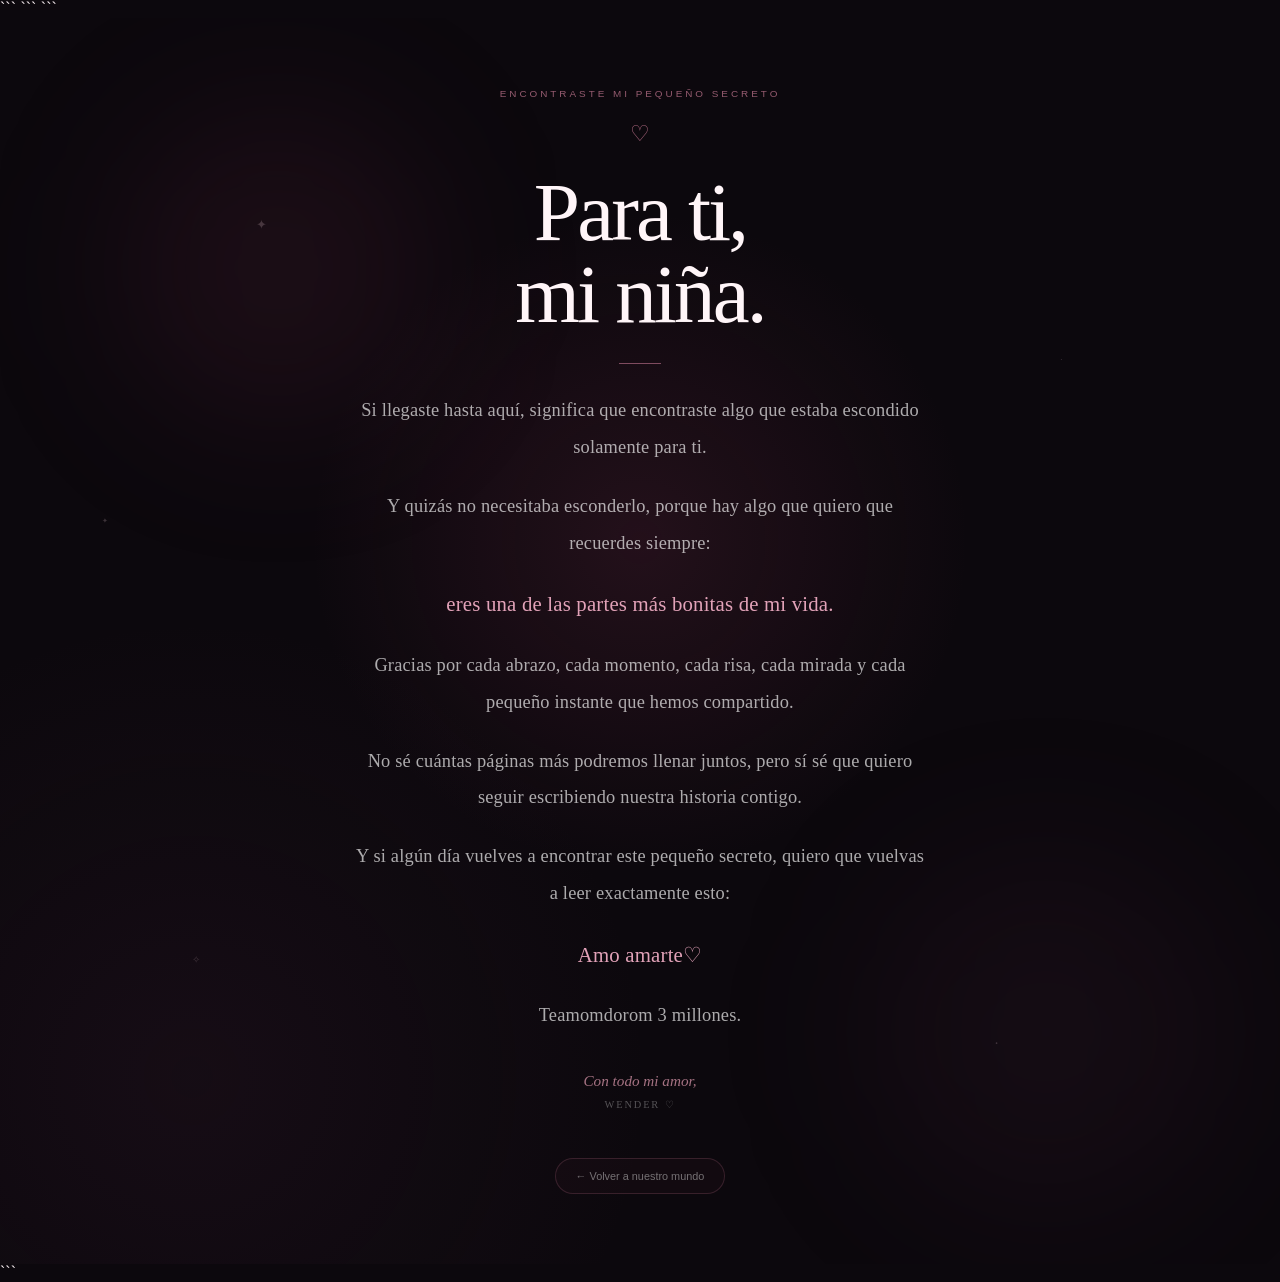
<file: pages/mensaje-secreto.html>
<!DOCTYPE html>

<html lang="es">

<head>
    <meta charset="UTF-8">

```
<meta
    name="viewport"
    content="width=device-width, initial-scale=1.0"
>

<title>Un pequeño secreto ♡</title>

<link
    rel="stylesheet"
    href="../css/style.css"
>

<style>
    /* =====================================================
       PÁGINA DEL MENSAJE SECRETO
       ===================================================== */

    .secret-page {
        position: relative;
        min-height: 100%;
        display: flex;
        align-items: center;
        justify-content: center;
        padding: 70px 20px;
        overflow: hidden;

        background:
            radial-gradient(
                circle at 50% 42%,
                rgba(128, 48, 79, 0.20),
                transparent 34%
            ),
            radial-gradient(
                circle at 15% 85%,
                rgba(87, 43, 74, 0.13),
                transparent 30%
            ),
            #0c080d;
    }

    /* =====================================================
       BRILLOS
       ===================================================== */

    .secret-glow {
        position: absolute;
        border-radius: 50%;
        filter: blur(80px);
        pointer-events: none;
    }

    .secret-glow-one {
        width: 300px;
        height: 300px;
        top: 8%;
        left: 10%;
        background: rgba(150, 58, 94, 0.13);
    }

    .secret-glow-two {
        width: 340px;
        height: 340px;
        right: 5%;
        bottom: 5%;
        background: rgba(92, 45, 78, 0.12);
    }

    /* =====================================================
       ESTRELLAS
       ===================================================== */

    .secret-stars {
        position: absolute;
        inset: 0;
        pointer-events: none;
    }

    .secret-stars span {
        position: absolute;
        color: rgba(255, 220, 232, 0.20);
        font-family: Georgia, serif;
        animation: secretStar 5s ease-in-out infinite;
    }

    .secret-stars span:nth-child(1) {
        top: 16%;
        left: 20%;
        font-size: 0.8rem;
    }

    .secret-stars span:nth-child(2) {
        top: 27%;
        right: 17%;
        font-size: 0.55rem;
        animation-delay: 1s;
    }

    .secret-stars span:nth-child(3) {
        bottom: 24%;
        left: 15%;
        font-size: 0.65rem;
        animation-delay: 1.7s;
    }

    .secret-stars span:nth-child(4) {
        bottom: 17%;
        right: 22%;
        font-size: 0.9rem;
        animation-delay: 2.4s;
    }

    .secret-stars span:nth-child(5) {
        top: 40%;
        left: 8%;
        font-size: 0.45rem;
        animation-delay: 3s;
    }

    @keyframes secretStar {
        0%,
        100% {
            opacity: 0.15;
            transform: translateY(0);
        }

        50% {
            opacity: 0.55;
            transform: translateY(-5px);
        }
    }

    /* =====================================================
       CONTENIDO
       ===================================================== */

    .secret-content {
        position: relative;
        z-index: 5;
        width: min(700px, 92%);
        text-align: center;

        animation:
            secretAppear
            1.4s
            ease
            forwards;
    }

    @keyframes secretAppear {
        from {
            opacity: 0;
            transform: translateY(20px);
        }

        to {
            opacity: 1;
            transform: translateY(0);
        }
    }

    /* =====================================================
       PEQUEÑO ENCABEZADO
       ===================================================== */

    .secret-label {
        margin-bottom: 22px;
        color: rgba(203, 123, 150, 0.72);
        font-size: 0.62rem;
        text-transform: uppercase;
        letter-spacing: 0.30em;
    }

    .secret-symbol {
        margin-bottom: 25px;
        color: rgba(207, 123, 151, 0.78);
        font-family: Georgia, serif;
        font-size: 1.35rem;

        animation:
            secretHeart
            3s
            ease-in-out
            infinite;
    }

    @keyframes secretHeart {
        0%,
        100% {
            opacity: 0.55;
            transform: scale(1);
        }

        50% {
            opacity: 1;
            transform: scale(1.12);
        }
    }

    /* =====================================================
       TÍTULO
       ===================================================== */

    .secret-content h1 {
        margin: 0;
        color: #fff5f8;
        font-family:
            Georgia,
            "Times New Roman",
            serif;

        font-size:
            clamp(2.8rem, 7vw, 5.2rem);

        font-weight: 400;
        line-height: 0.98;
        letter-spacing: -0.035em;
    }

    .secret-line {
        width: 42px;
        height: 1px;
        margin: 28px auto;
        background: rgba(203, 123, 150, 0.58);
    }

    /* =====================================================
       MENSAJE
       ===================================================== */

    .secret-message {
        width: min(570px, 100%);
        margin: 0 auto;

        color: rgba(255, 255, 255, 0.66);

        font-family:
            Georgia,
            "Times New Roman",
            serif;

        font-size:
            clamp(1rem, 2vw, 1.15rem);

        line-height: 2;
        letter-spacing: 0.01em;
    }

    .secret-message p {
        margin-bottom: 22px;
    }

    .secret-highlight {
        color: #e2a2b8;

        font-size:
            clamp(1.05rem, 2.3vw, 1.3rem);
    }

    /* =====================================================
       FIRMA
       ===================================================== */

    .secret-signature {
        margin-top: 38px;
        color: rgba(225, 155, 176, 0.72);
        font-family: Georgia, serif;
        font-size: 0.95rem;
        font-style: italic;
    }

    .secret-signature span {
        display: block;
        margin-top: 8px;
        color: rgba(255, 255, 255, 0.30);
        font-size: 0.65rem;
        font-style: normal;
        letter-spacing: 0.18em;
        text-transform: uppercase;
    }

    /* =====================================================
       BOTÓN VOLVER
       ===================================================== */

    .secret-back {
        display: inline-flex;
        align-items: center;
        justify-content: center;

        margin-top: 48px;
        padding: 11px 20px;

        border:
            1px solid
            rgba(203, 123, 150, 0.20);

        border-radius: 30px;

        color: rgba(255, 255, 255, 0.42);

        background:
            rgba(128, 62, 85, 0.05);

        font-size: 0.68rem;
        text-decoration: none;

        transition:
            color 0.3s ease,
            border-color 0.3s ease,
            background 0.3s ease,
            transform 0.3s ease;
    }

    .secret-back:hover {
        color: rgba(255, 235, 241, 0.85);

        border-color:
            rgba(203, 123, 150, 0.45);

        background:
            rgba(128, 62, 85, 0.12);

        transform: translateY(-2px);
    }

    /* =====================================================
       MÓVIL
       ===================================================== */

    @media (max-width: 600px) {
        .secret-page {
            padding: 55px 18px;
        }

        .secret-label {
            margin-bottom: 18px;
            font-size: 0.52rem;
            letter-spacing: 0.22em;
        }

        .secret-symbol {
            margin-bottom: 20px;
            font-size: 1.1rem;
        }

        .secret-content h1 {
            font-size:
                clamp(2.6rem, 14vw, 4rem);
        }

        .secret-line {
            margin: 23px auto;
        }

        .secret-message {
            font-size: 0.94rem;
            line-height: 1.85;
        }

        .secret-message p {
            margin-bottom: 18px;
        }

        .secret-signature {
            margin-top: 30px;
        }

        .secret-back {
            margin-top: 38px;
        }
    }

    /* =====================================================
       REDUCIR MOVIMIENTO
       ===================================================== */

    @media (prefers-reduced-motion: reduce) {
        .secret-content,
        .secret-symbol,
        .secret-stars span {
            animation: none;
        }
    }
</style>
```

</head>

<body>

```
<main class="secret-page">

    <!-- =================================================
         FONDO
         ================================================= -->

    <div class="secret-glow secret-glow-one"></div>
    <div class="secret-glow secret-glow-two"></div>

    <div class="secret-stars">
        <span>✦</span>
        <span>·</span>
        <span>✧</span>
        <span>·</span>
        <span>✦</span>
    </div>


    <!-- =================================================
         MENSAJE
         ================================================= -->

    <section class="secret-content">

        <p class="secret-label">
            Encontraste mi pequeño secreto
        </p>

        <div class="secret-symbol">
            ♡
        </div>

        <h1>
            Para ti,<br>
            mi niña.
        </h1>

        <div class="secret-line"></div>

        <div class="secret-message">

            <p>
                Si llegaste hasta aquí,
                significa que encontraste
                algo que estaba escondido
                solamente para ti.
            </p>

            <p>
                Y quizás no necesitaba esconderlo,
                porque hay algo que quiero que
                recuerdes siempre:
            </p>

            <p class="secret-highlight">
                eres una de las partes más bonitas
                de mi vida.
            </p>

            <p>
                Gracias por cada abrazo,
                cada momento, cada risa,
                cada mirada y cada pequeño
                instante que hemos compartido.
            </p>

            <p>
                No sé cuántas páginas más
                podremos llenar juntos,
                pero sí sé que quiero seguir
                escribiendo nuestra historia
                contigo.
            </p>

            <p>
                Y si algún día vuelves a encontrar
                este pequeño secreto,
                quiero que vuelvas a leer
                exactamente esto:
            </p>

            <p class="secret-highlight">
                Amo amarte♡
            </p>

            <p>
                Teamomdorom 3 millones.
            </p>

        </div>


        <!-- =================================================
             FIRMA
             ================================================= -->

        <div class="secret-signature">

            Con todo mi amor,

            <span>
                Wender ♡
            </span>

        </div>


        <!-- =================================================
             VOLVER
             ================================================= -->

        <a
            href="../index.html#menu"
            class="secret-back"
        >
            ← Volver a nuestro mundo
        </a>

    </section>

</main>
```

</body>

</html>
</file>
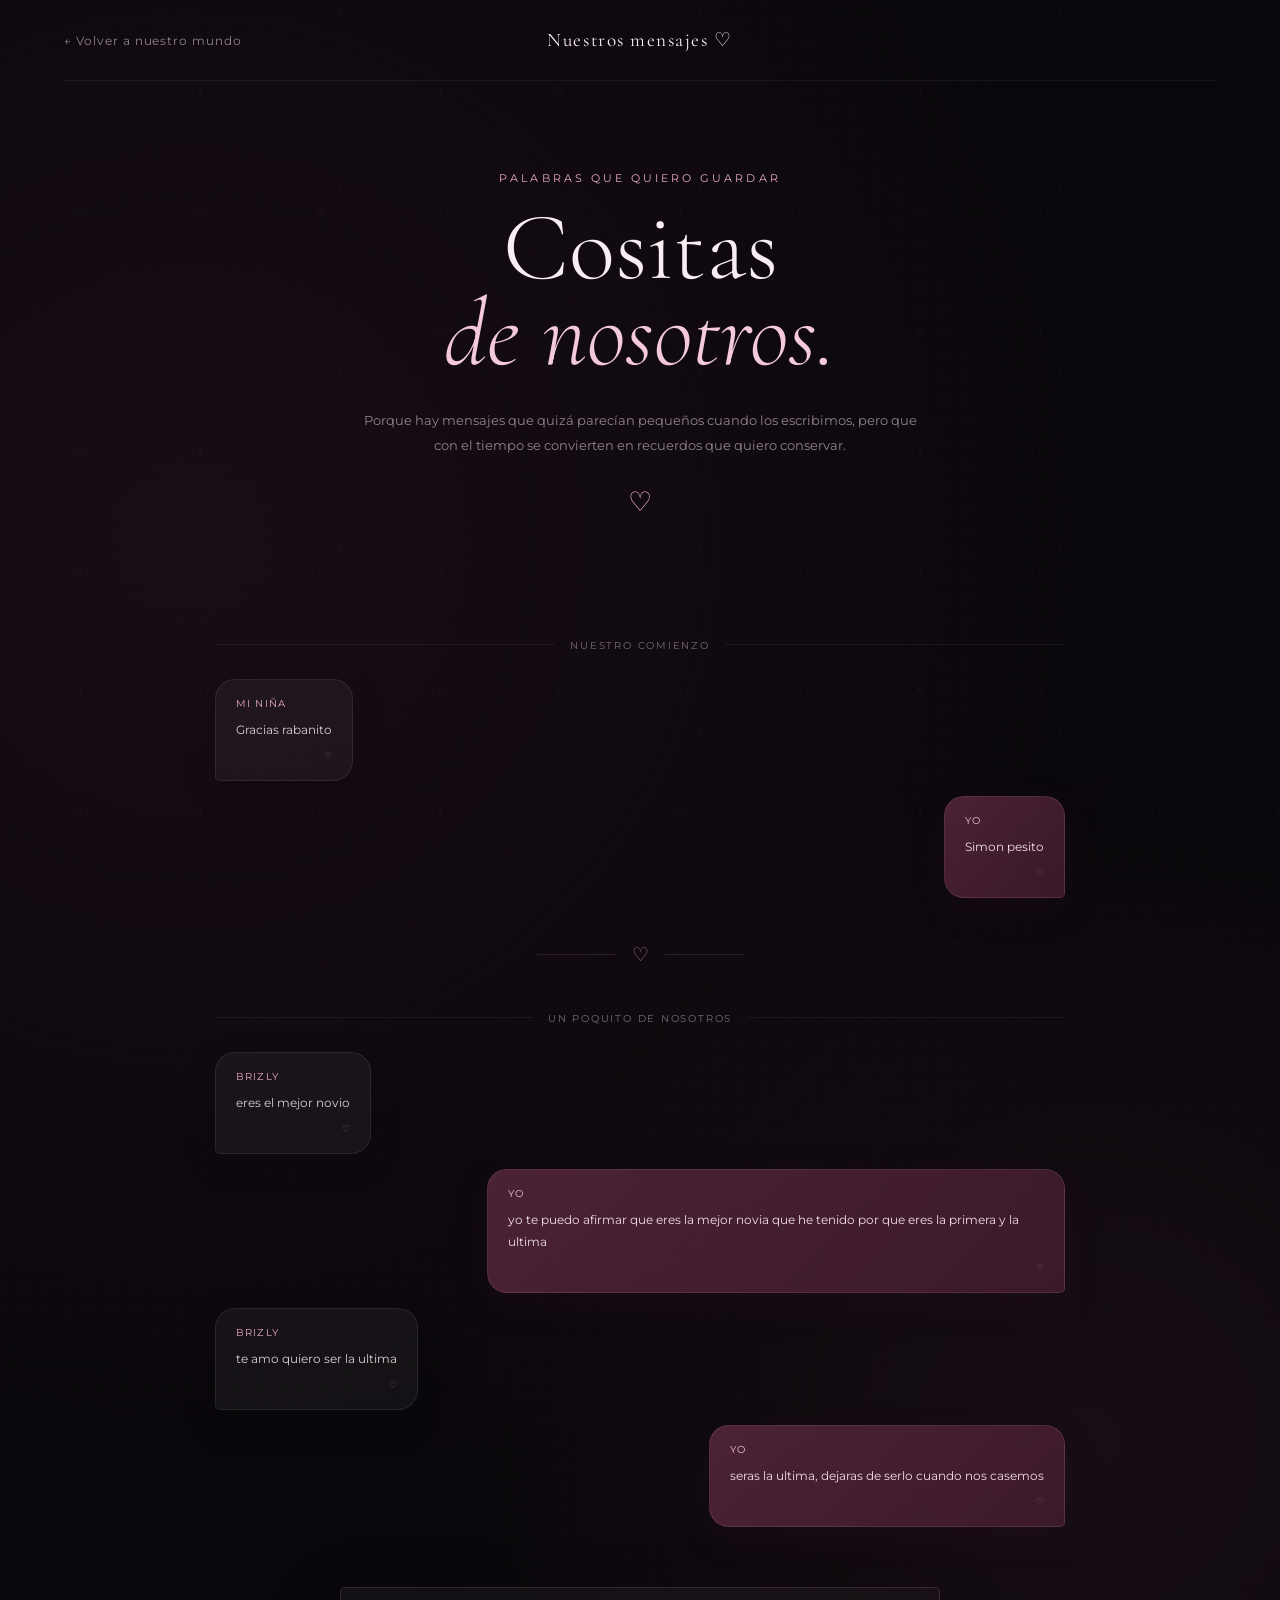
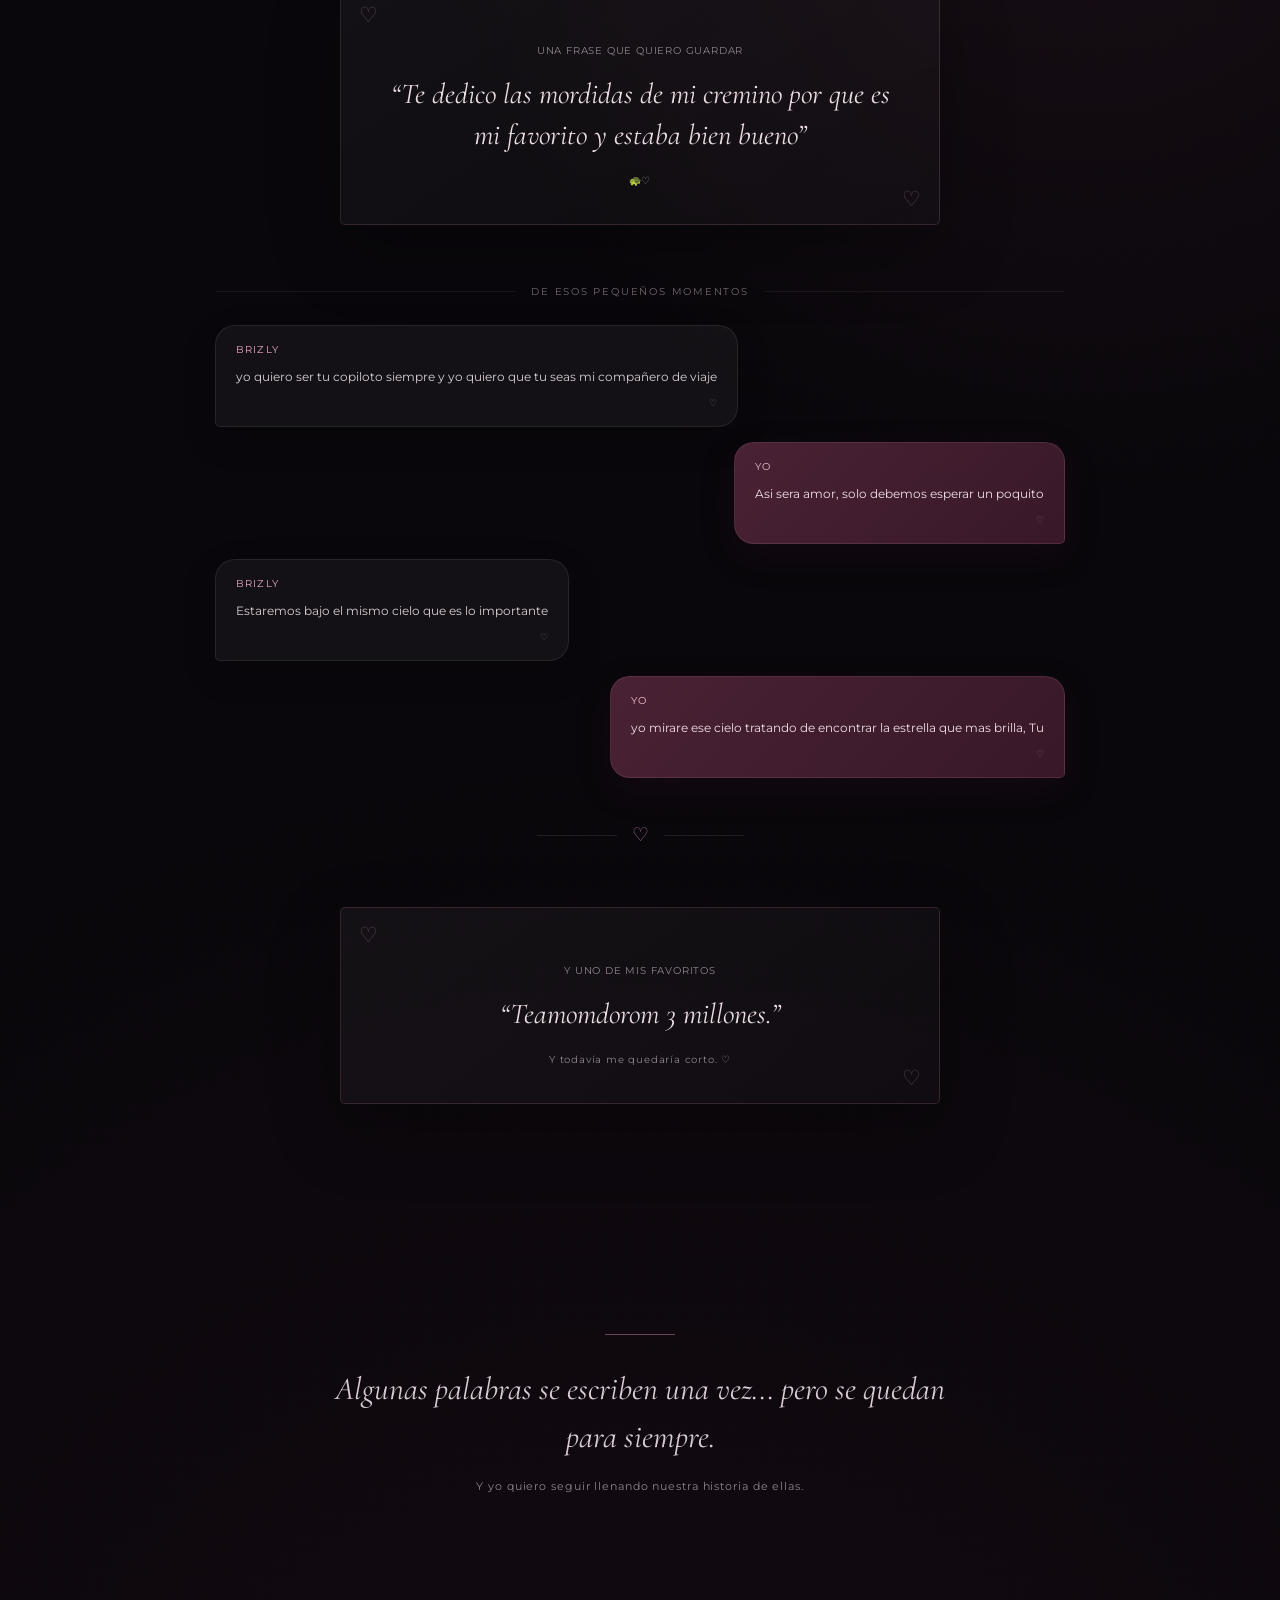
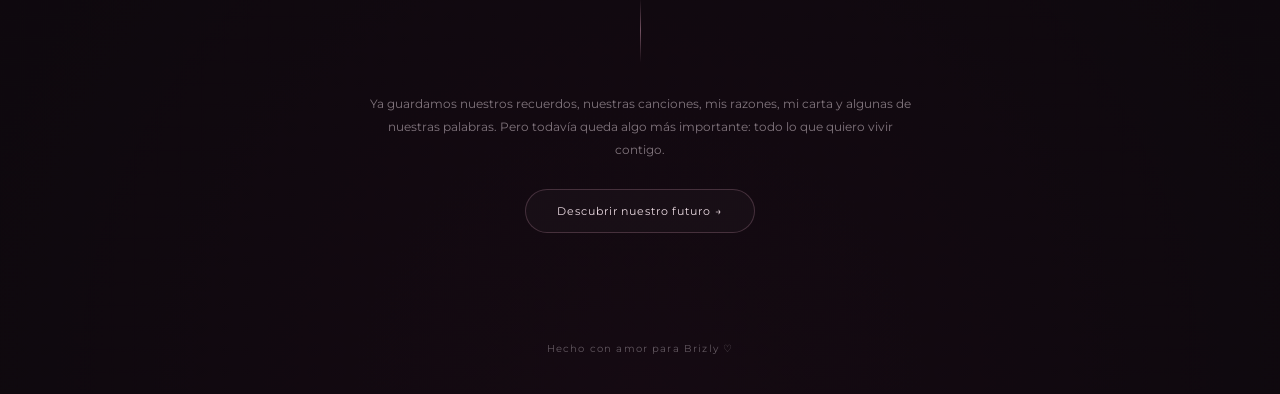
<file: pages/mensajes.html>
<!DOCTYPE html>

<html lang="es">

<head>

    <meta charset="UTF-8">

    <meta
        name="viewport"
        content="width=device-width, initial-scale=1.0"
    >

    <title>Nuestros mensajes | Brizly ♡</title>


    <!-- =====================================================
         FUENTES
         ===================================================== -->

    <link
        rel="preconnect"
        href="https://fonts.googleapis.com"
    >

    <link
        rel="preconnect"
        href="https://fonts.gstatic.com"
        crossorigin
    >

    <link
        href="https://fonts.googleapis.com/css2?family=Cormorant+Garamond:wght@300;400;500;600&family=Montserrat:wght@300;400;500&display=swap"
        rel="stylesheet"
    >


    <!-- =====================================================
         CSS
         ===================================================== -->

    <link
        rel="stylesheet"
        href="../css/style.css"
    >

    <link
        rel="stylesheet"
        href="../css/mensajes.css"
    >

</head>


<body>

    <main class="mensajes-page">


        <!-- =================================================
             HEADER
             ================================================= -->

        <header class="mensajes-header">

            <a
                href="../index.html#menu"
                class="mensajes-back"
            >
                ← Volver a nuestro mundo
            </a>


            <div class="mensajes-header-title">
                Nuestros mensajes ♡
            </div>


            <div></div>

        </header>


        <!-- =================================================
             HERO
             ================================================= -->

        <section class="mensajes-hero">

            <div class="mensajes-label">
                Palabras que quiero guardar
            </div>


            <h1>
                Cositas<br>
                <span>de nosotros.</span>
            </h1>


            <p>
                Porque hay mensajes que quizá parecían pequeños
                cuando los escribimos, pero que con el tiempo
                se convierten en recuerdos que quiero conservar.
            </p>


            <div class="mensajes-symbol">
                ♡
            </div>

        </section>


        <!-- =================================================
             CONVERSACIÓN
             ================================================= -->

        <section class="mensajes-conversation">


            <!-- FECHA -->

            <div class="mensaje-date">
                Nuestro comienzo
            </div>


            <!-- MENSAJE DE ELLA -->

            <div class="mensaje mensaje-ella">

                <div class="mensaje-bubble">

                    <span class="mensaje-name">
                        Mi niña
                    </span>

                    Gracias rabanito

                    <span class="mensaje-time">
                        ♡
                    </span>

                </div>

            </div>


            <!-- TU MENSAJE -->

            <div class="mensaje mensaje-tu">

                <div class="mensaje-bubble">

                    <span class="mensaje-name">
                        Yo
                    </span>

                    Simon pesito

                    <span class="mensaje-time">
                        ♡
                    </span>

                </div>

            </div>


            <!-- DIVISOR -->

            <div class="mensaje-divider">

                <span>
                    ♡
                </span>

            </div>


            <!-- FECHA -->

            <div class="mensaje-date">
                Un poquito de nosotros
            </div>


            <!-- MENSAJE DE ELLA -->

            <div class="mensaje mensaje-ella">

                <div class="mensaje-bubble">

                    <span class="mensaje-name">
                        Brizly
                    </span>

                    eres el mejor novio

                    <span class="mensaje-time">
                        ♡
                    </span>

                </div>

            </div>


            <!-- TU MENSAJE -->

            <div class="mensaje mensaje-tu">

                <div class="mensaje-bubble">

                    <span class="mensaje-name">
                        Yo
                    </span>

                    yo te puedo afirmar que eres la mejor novia que he tenido

                    por que eres la primera

                    y la ultima

                    <span class="mensaje-time">
                        ♡
                    </span>

                </div>

            </div>


            <!-- MENSAJE DE ELLA -->

            <div class="mensaje mensaje-ella">

                <div class="mensaje-bubble">

                    <span class="mensaje-name">
                        Brizly
                    </span>

                    te amo

                    quiero ser la ultima

                    <span class="mensaje-time">
                        ♡
                    </span>

                </div>

            </div>


            <!-- TU MENSAJE -->

            <div class="mensaje mensaje-tu">

                <div class="mensaje-bubble">

                    <span class="mensaje-name">
                        Yo
                    </span>

                    seras la ultima, dejaras de serlo cuando nos casemos

                    <span class="mensaje-time">
                        ♡
                    </span>

                </div>

            </div>


            <!-- MENSAJE ESPECIAL -->

            <div class="mensaje-special">

                <div class="mensaje-special-card">

                    <span class="mensaje-special-label">
                        Una frase que quiero guardar
                    </span>


                    <p>
                        “Te dedico las mordidas de mi cremino por que es mi favorito y estaba bien bueno”
                    </p>


                    <span>
                        🐢♡
                    </span>

                </div>

            </div>


            <!-- FECHA -->

            <div class="mensaje-date">
                De esos pequeños momentos
            </div>


            <!-- MENSAJE DE ELLA -->

            <div class="mensaje mensaje-ella">

                <div class="mensaje-bubble">

                    <span class="mensaje-name">
                        Brizly
                    </span>

                    yo quiero ser tu copiloto siempre y yo quiero que tu seas mi compañero de viaje

                    <span class="mensaje-time">
                        ♡
                    </span>

                </div>

            </div>


            <!-- TU MENSAJE -->

            <div class="mensaje mensaje-tu">

                <div class="mensaje-bubble">

                    <span class="mensaje-name">
                        Yo
                    </span>

                    Asi sera amor, solo debemos esperar un poquito

                    <span class="mensaje-time">
                        ♡
                    </span>

                </div>

            </div>


            <!-- MENSAJE DE ELLA -->

            <div class="mensaje mensaje-ella">

                <div class="mensaje-bubble">

                    <span class="mensaje-name">
                        Brizly
                    </span>

                    Estaremos bajo el mismo cielo que es lo importante

                    <span class="mensaje-time">
                        ♡
                    </span>

                </div>

            </div>


            <!-- TU MENSAJE -->

            <div class="mensaje mensaje-tu">

                <div class="mensaje-bubble">

                    <span class="mensaje-name">
                        Yo
                    </span>

                    yo mirare ese cielo tratando de encontrar la estrella que mas brilla, Tu

                    <span class="mensaje-time">
                        ♡
                    </span>

                </div>

            </div>


            <!-- DIVISOR -->

            <div class="mensaje-divider">

                <span>
                    ♡
                </span>

            </div>


            <!-- MENSAJE ESPECIAL -->

            <div class="mensaje-special">

                <div class="mensaje-special-card">

                    <span class="mensaje-special-label">
                        Y uno de mis favoritos
                    </span>


                    <p>
                        “Teamomdorom 3 millones.”
                    </p>


                    <span>
                        Y todavía me quedaría corto. ♡
                    </span>

                </div>

            </div>


        </section>


        <!-- =================================================
             FINAL
             ================================================= -->

        <section class="mensajes-ending">

            <div class="mensajes-ending-line"></div>


            <p>
                Algunas palabras se escriben una vez...

                pero se quedan para siempre.
            </p>


            <span>
                Y yo quiero seguir llenando nuestra historia de ellas.
            </span>

        </section>


        <!-- =================================================
             TRANSICIÓN A FUTURO
             ================================================= -->

        <section class="mensajes-next">

            <div class="mensajes-next-line"></div>


            <p>
                Ya guardamos nuestros recuerdos,
                nuestras canciones, mis razones,
                mi carta y algunas de nuestras palabras.
                Pero todavía queda algo más importante:
                todo lo que quiero vivir contigo.
            </p>


            <a
                href="futuro.html"
                class="mensajes-next-button"
            >
                Descubrir nuestro futuro →
            </a>

        </section>


        <!-- =================================================
             FOOTER
             ================================================= -->

        <footer class="mensajes-footer">

            Hecho con amor para Brizly ♡

        </footer>


    </main>


    <!-- =====================================================
         REPRODUCTOR DE NUESTRA CANCIÓN
         ===================================================== -->

    


    <!-- =====================================================
         JAVASCRIPT GENERAL
         ===================================================== -->


    <!-- =====================================================
         REPRODUCTOR DE NUESTRA CANCIÓN
         ===================================================== -->


</body>

</html>
</file>
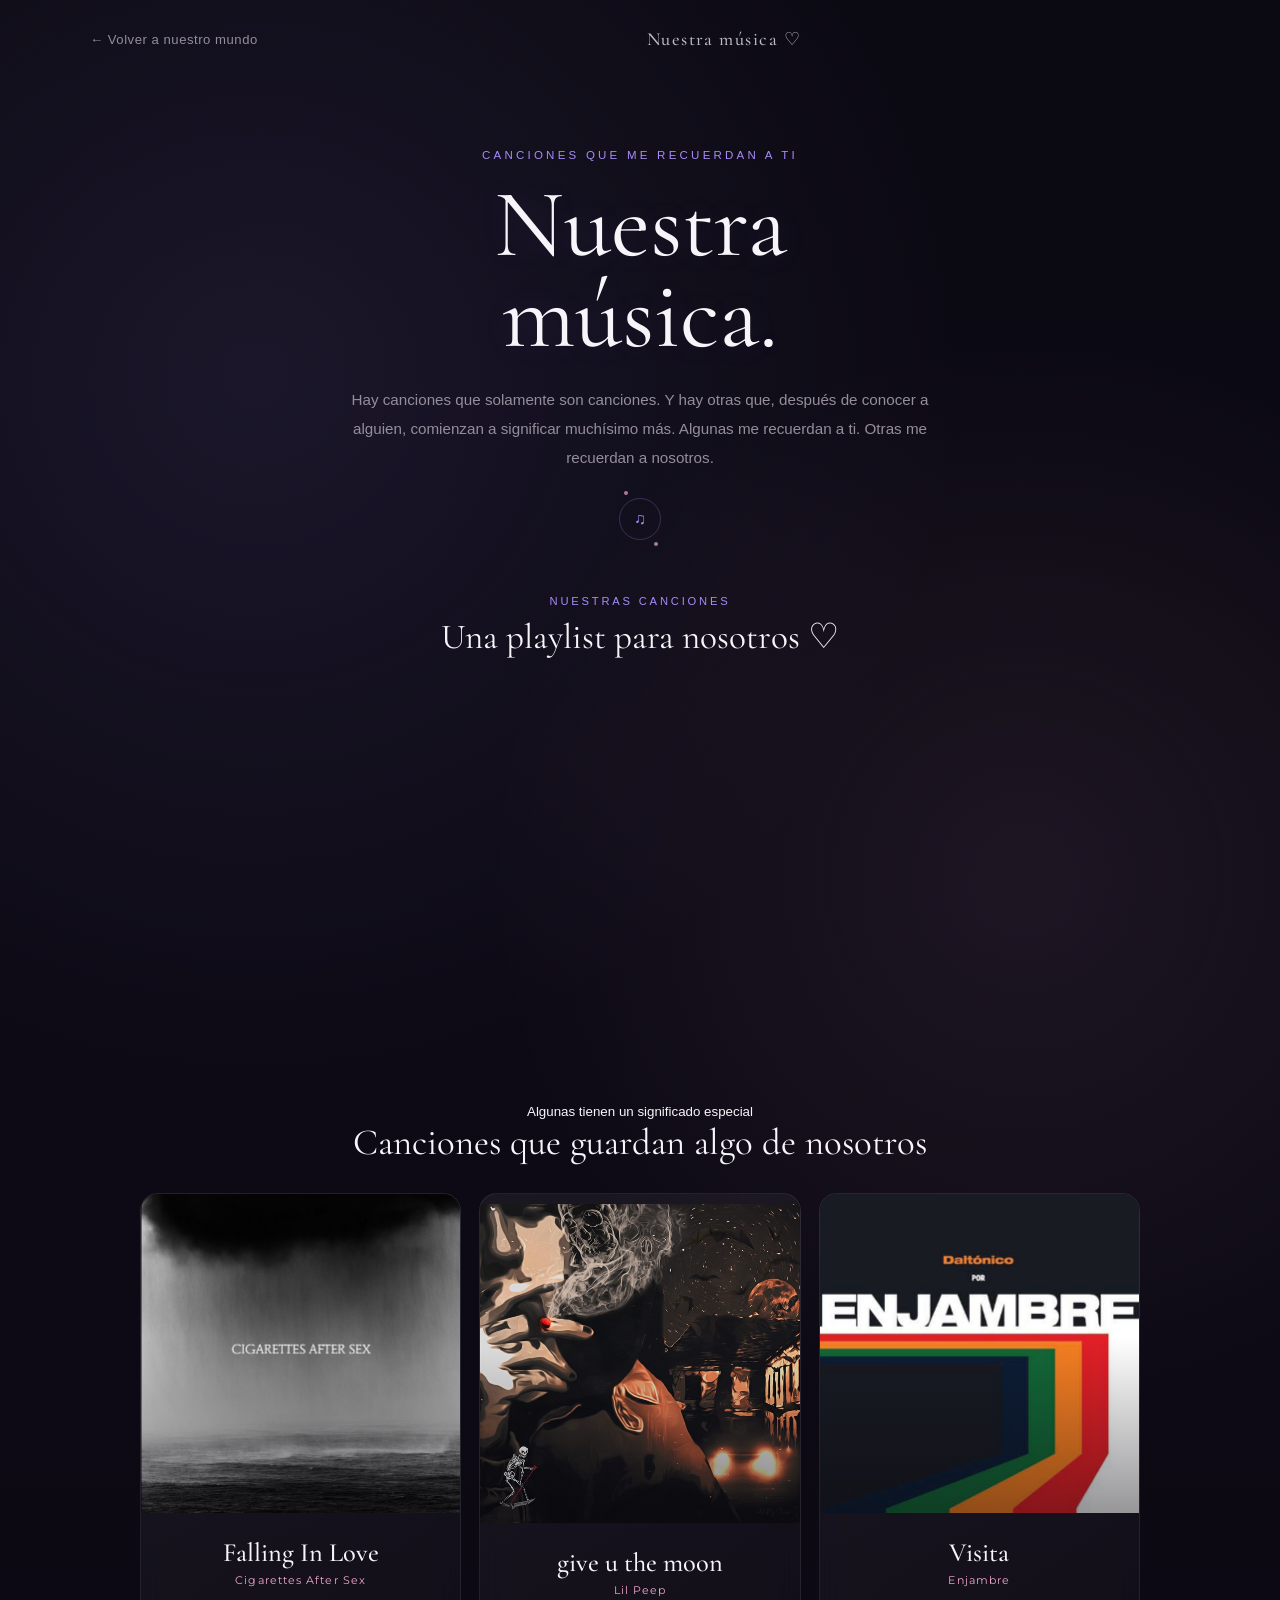
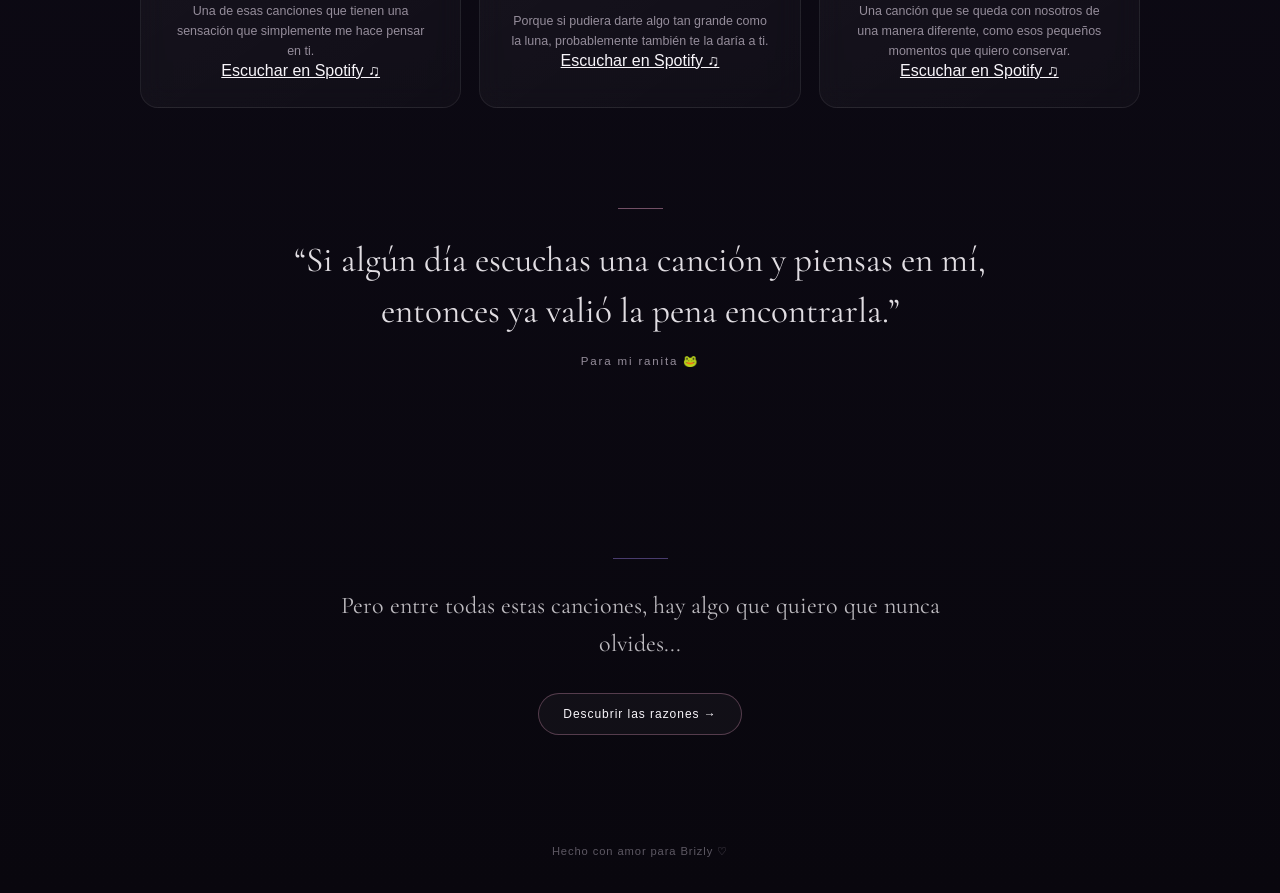
<file: pages/musica.html>
<!DOCTYPE html>

<html lang="es">

<head>

    <meta charset="UTF-8">

    <meta
        name="viewport"
        content="width=device-width, initial-scale=1.0"
    >

    <title>Nuestra música | Brizly ♡</title>


    <!-- =====================================================
         FUENTES
         ===================================================== -->

    <link
        rel="preconnect"
        href="https://fonts.googleapis.com"
    >

    <link
        rel="preconnect"
        href="https://fonts.gstatic.com"
        crossorigin
    >

    <link
        href="https://fonts.googleapis.com/css2?family=Cormorant+Garamond:wght@300;400;500;600&family=Montserrat:wght@300;400;500&display=swap"
        rel="stylesheet"
    >


    <!-- =====================================================
         CSS
         ===================================================== -->

    <link
        rel="stylesheet"
        href="../css/style.css"
    >

    <link
        rel="stylesheet"
        href="../css/musica.css"
    >

</head>


<body>

    <main class="musica-page">


        <!-- =================================================
             HEADER
             ================================================= -->

        <header class="musica-header">

            <a
                href="../index.html#menu"
                class="musica-back"
            >
                ← Volver a nuestro mundo
            </a>


            <div class="musica-header-title">
                Nuestra música ♡
            </div>


            <div></div>

        </header>


        <!-- =================================================
             HERO
             ================================================= -->

        <section class="musica-hero">

            <div class="musica-label">
                Canciones que me recuerdan a ti
            </div>


            <h1>
                Nuestra<br>
                <span>música.</span>
            </h1>


            <p>
                Hay canciones que solamente son canciones.
                Y hay otras que, después de conocer a alguien,
                comienzan a significar muchísimo más.
                Algunas me recuerdan a ti.
                Otras me recuerdan a nosotros.
            </p>


            <div class="musica-note">
                ♫
            </div>

        </section>


        <!-- =================================================
             CONTENIDO
             ================================================= -->

        <section class="musica-content">


            <!-- =============================================
                 PLAYLIST
                 ============================================= -->

            <section class="musica-playlist">

                <div class="playlist-heading">

                    <span>
                        Nuestras canciones
                    </span>


                    <h2>
                        Una playlist para nosotros ♡
                    </h2>

                </div>


                <div class="spotify-box">

                    <iframe
                        data-testid="embed-iframe"
                        style="border-radius:12px"
                        src="https://open.spotify.com/embed/playlist/5bZAmNp7JtUy5RFXG6MuTi?utm_source=generator&si=248ac85c187941fe"
                        width="100%"
                        height="352"
                        frameborder="0"
                        allowfullscreen=""
                        allow="autoplay; clipboard-write; encrypted-media; fullscreen; picture-in-picture"
                        loading="lazy">
                    </iframe>

                </div>

            </section>


            <!-- =============================================
                 CANCIONES ESPECIALES
                 ============================================= -->

            <div class="canciones-title">

                <small>
                    Algunas tienen un significado especial
                </small>


                <h2>
                    Canciones que guardan algo de nosotros
                </h2>

            </div>


            <div class="song-grid">


                <!-- =========================================
                     FALLING IN LOVE
                     ========================================= -->

                <article class="song-card">

                    <div class="song-cover">

                        <img
                            src="../images/musica/falling-in-love.jpg"
                            alt="Portada de Falling In Love - Cigarettes After Sex"
                        >


                        <div class="song-cover-overlay">
                            ♫
                        </div>

                    </div>


                    <div class="song-info">

                        <h3>
                            Falling In Love
                        </h3>


                        <p class="song-artist">
                            Cigarettes After Sex
                        </p>


                        <p class="song-description">
                            Una de esas canciones que tienen
                            una sensación que simplemente me
                            hace pensar en ti.
                        </p>


                        <a
                            href="https://open.spotify.com/track/3g7ngtg7xK3N9nKwAjDfH3"
                            target="_blank"
                            rel="noopener noreferrer"
                            class="spotify-song-button"
                        >
                            Escuchar en Spotify ♫
                        </a>

                    </div>

                </article>


                <!-- =========================================
                     GIVE U THE MOON
                     ========================================= -->

                <article class="song-card">

                    <div class="song-cover">

                        <img
                            src="../images/musica/give-u-the-moon.jpg"
                            alt="Portada de give u the moon - Lil Peep"
                        >


                        <div class="song-cover-overlay">
                            ☾
                        </div>

                    </div>


                    <div class="song-info">

                        <h3>
                            give u the moon
                        </h3>


                        <p class="song-artist">
                            Lil Peep
                        </p>


                        <p class="song-description">
                            Porque si pudiera darte algo tan
                            grande como la luna, probablemente
                            también te la daría a ti.
                        </p>


                        <a
                            href="https://open.spotify.com/track/0pm9dkIU8FHWI6KyV7mxwO"
                            target="_blank"
                            rel="noopener noreferrer"
                            class="spotify-song-button"
                        >
                            Escuchar en Spotify ♫
                        </a>

                    </div>

                </article>


                <!-- =========================================
                     VISITA
                     ========================================= -->

                <article class="song-card">

                    <div class="song-cover">

                        <img
                            src="../images/musica/visita.jpg"
                            alt="Portada de Visita - Enjambre"
                        >


                        <div class="song-cover-overlay">
                            ♪
                        </div>

                    </div>


                    <div class="song-info">

                        <h3>
                            Visita
                        </h3>


                        <p class="song-artist">
                            Enjambre
                        </p>


                        <p class="song-description">
                            Una canción que se queda con
                            nosotros de una manera diferente,
                            como esos pequeños momentos
                            que quiero conservar.
                        </p>


                        <a
                            href="https://open.spotify.com/track/2tN3jJCfi9oU3NgBzVVFEE"
                            target="_blank"
                            rel="noopener noreferrer"
                            class="spotify-song-button"
                        >
                            Escuchar en Spotify ♫
                        </a>

                    </div>

                </article>


            </div>


            <!-- =============================================
                 FRASE
                 ============================================= -->

            <section class="musica-quote">

                <div class="musica-quote-line"></div>


                <p>
                    “Si algún día escuchas una canción
                    y piensas en mí, entonces ya valió
                    la pena encontrarla.”
                </p>


                <span>
                    Para mi ranita 🐸
                </span>

            </section>


        </section>


        <!-- =================================================
             SIGUIENTE APARTADO
             ================================================= -->

        <section class="musica-next">

            <div class="musica-next-line"></div>


            <p>
                Pero entre todas estas canciones,
                hay algo que quiero que nunca olvides...
            </p>


            <a
                href="razones.html"
                class="musica-next-button"
            >
                Descubrir las razones →
            </a>

        </section>


        <!-- =================================================
             FOOTER
             ================================================= -->

        <footer class="musica-footer">

            Hecho con amor para Brizly ♡

        </footer>


    </main>


    <!-- =====================================================
         REPRODUCTOR DE NUESTRA CANCIÓN
         ===================================================== -->

    


    <!-- =====================================================
         JAVASCRIPT GENERAL
         ===================================================== -->


    <!-- =====================================================
         REPRODUCTOR DE NUESTRA CANCIÓN
         ===================================================== -->


</body>

</html>
</file>
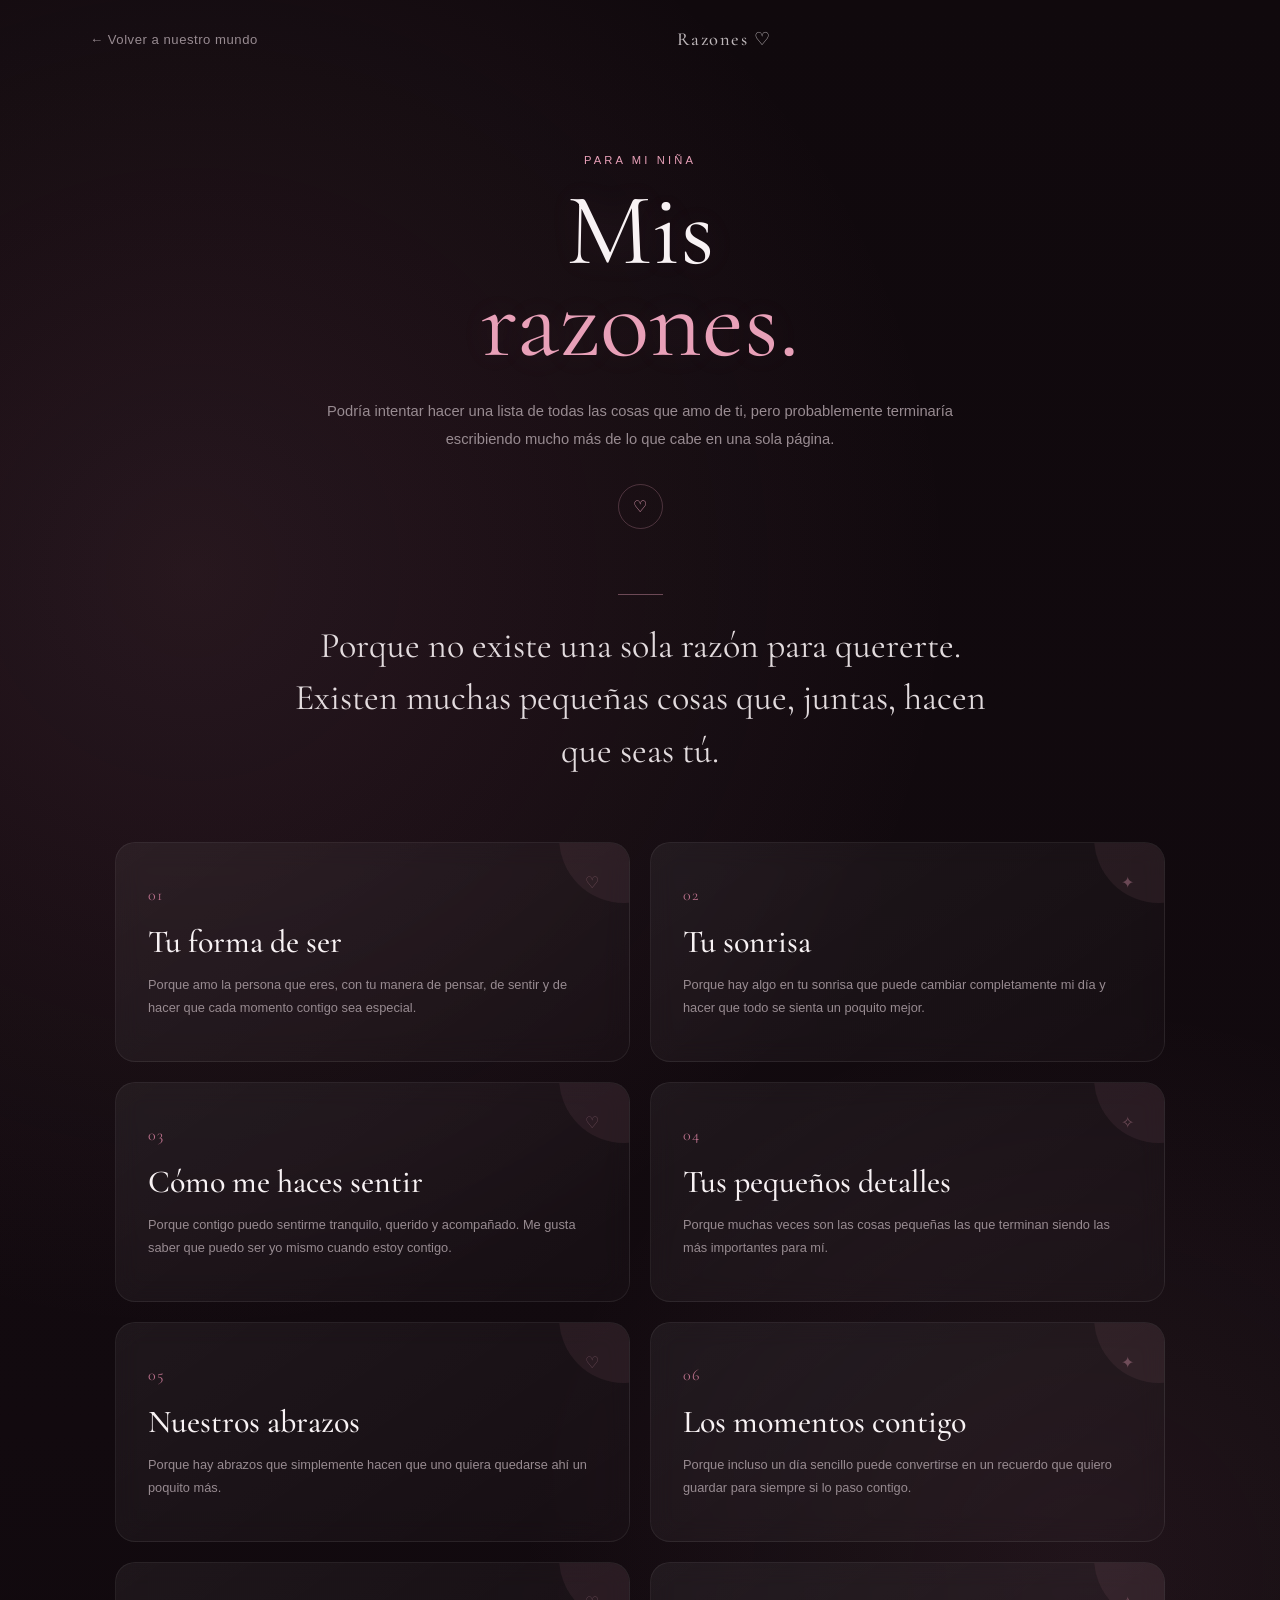
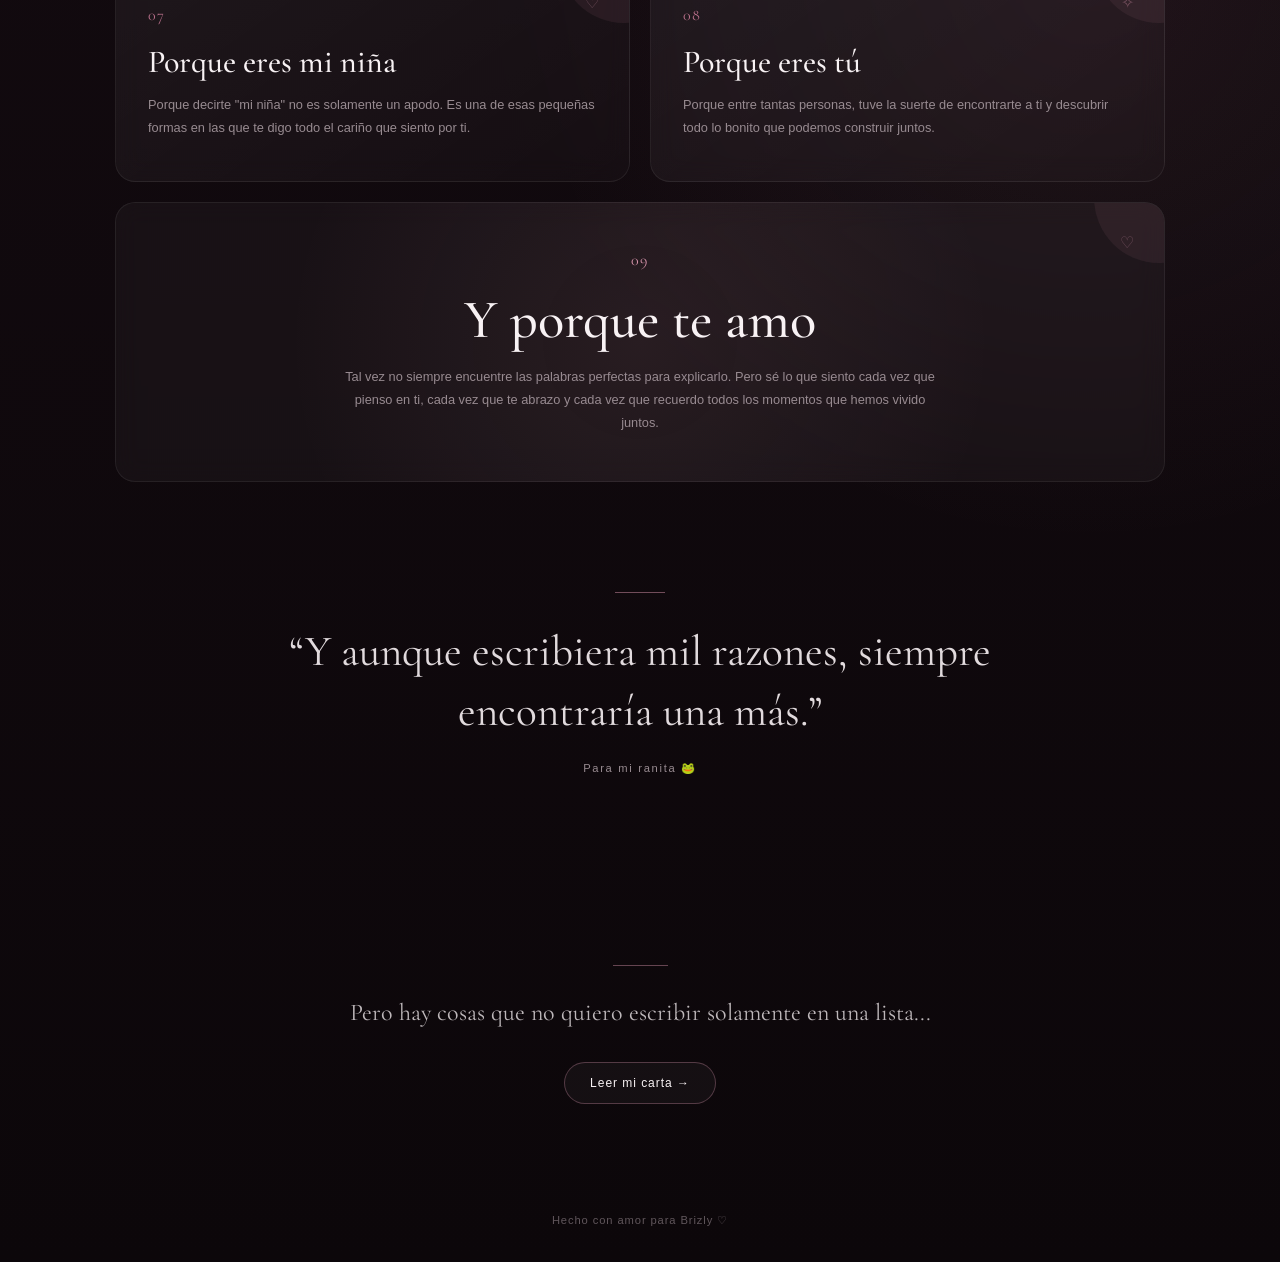
<file: pages/razones.html>
<!DOCTYPE html>

<html lang="es">

<head>

    <meta charset="UTF-8">

    <meta
        name="viewport"
        content="width=device-width, initial-scale=1.0"
    >

    <title>Razones | Brizly ♡</title>


    <!-- =====================================================
         FUENTES
         ===================================================== -->

    <link
        rel="preconnect"
        href="https://fonts.googleapis.com"
    >

    <link
        rel="preconnect"
        href="https://fonts.gstatic.com"
        crossorigin
    >

    <link
        href="https://fonts.googleapis.com/css2?family=Cormorant+Garamond:wght@300;400;500;600&family=Montserrat:wght@300;400;500&display=swap"
        rel="stylesheet"
    >


    <!-- =====================================================
         CSS
         ===================================================== -->

    <link
        rel="stylesheet"
        href="../css/style.css"
    >

    <link
        rel="stylesheet"
        href="../css/razones.css"
    >

</head>


<body>

    <main class="razones-page">


        <!-- =================================================
             HEADER
             ================================================= -->

        <header class="razones-header">

            <a
                href="../index.html#menu"
                class="razones-back"
            >
                ← Volver a nuestro mundo
            </a>


            <div class="razones-header-title">
                Razones ♡
            </div>


            <div></div>

        </header>


        <!-- =================================================
             HERO
             ================================================= -->

        <section class="razones-hero">

            <div class="razones-label">
                Para mi niña
            </div>


            <h1>
                Mis<br>
                <span>razones.</span>
            </h1>


            <p>
                Podría intentar hacer una lista de todas
                las cosas que amo de ti, pero probablemente
                terminaría escribiendo mucho más de lo que
                cabe en una sola página.
            </p>


            <div class="razones-heart">
                ♡
            </div>

        </section>


        <!-- =================================================
             INTRO
             ================================================= -->

        <section class="razones-intro">

            <div class="razones-intro-line"></div>


            <p>
                Porque no existe una sola razón para quererte.
                Existen muchas pequeñas cosas que, juntas,
                hacen que seas tú.
            </p>

        </section>


        <!-- =================================================
             RAZONES
             ================================================= -->

        <section class="razones-content">

            <div class="razones-grid">


                <!-- RAZÓN 01 -->

                <article class="razon-card">

                    <div class="razon-number">
                        01
                    </div>


                    <div class="razon-icon">
                        ♡
                    </div>


                    <h2>
                        Tu forma de ser
                    </h2>


                    <p>
                        Porque amo la persona que eres,
                        con tu manera de pensar, de sentir
                        y de hacer que cada momento contigo
                        sea especial.
                    </p>

                </article>


                <!-- RAZÓN 02 -->

                <article class="razon-card">

                    <div class="razon-number">
                        02
                    </div>


                    <div class="razon-icon">
                        ✦
                    </div>


                    <h2>
                        Tu sonrisa
                    </h2>


                    <p>
                        Porque hay algo en tu sonrisa que
                        puede cambiar completamente mi día
                        y hacer que todo se sienta un poquito
                        mejor.
                    </p>

                </article>


                <!-- RAZÓN 03 -->

                <article class="razon-card">

                    <div class="razon-number">
                        03
                    </div>


                    <div class="razon-icon">
                        ♡
                    </div>


                    <h2>
                        Cómo me haces sentir
                    </h2>


                    <p>
                        Porque contigo puedo sentirme
                        tranquilo, querido y acompañado.
                        Me gusta saber que puedo ser yo
                        mismo cuando estoy contigo.
                    </p>

                </article>


                <!-- RAZÓN 04 -->

                <article class="razon-card">

                    <div class="razon-number">
                        04
                    </div>


                    <div class="razon-icon">
                        ✧
                    </div>


                    <h2>
                        Tus pequeños detalles
                    </h2>


                    <p>
                        Porque muchas veces son las cosas
                        pequeñas las que terminan siendo
                        las más importantes para mí.
                    </p>

                </article>


                <!-- RAZÓN 05 -->

                <article class="razon-card">

                    <div class="razon-number">
                        05
                    </div>


                    <div class="razon-icon">
                        ♡
                    </div>


                    <h2>
                        Nuestros abrazos
                    </h2>


                    <p>
                        Porque hay abrazos que simplemente
                        hacen que uno quiera quedarse ahí
                        un poquito más.
                    </p>

                </article>


                <!-- RAZÓN 06 -->

                <article class="razon-card">

                    <div class="razon-number">
                        06
                    </div>


                    <div class="razon-icon">
                        ✦
                    </div>


                    <h2>
                        Los momentos contigo
                    </h2>


                    <p>
                        Porque incluso un día sencillo puede
                        convertirse en un recuerdo que quiero
                        guardar para siempre si lo paso contigo.
                    </p>

                </article>


                <!-- RAZÓN 07 -->

                <article class="razon-card">

                    <div class="razon-number">
                        07
                    </div>


                    <div class="razon-icon">
                        ♡
                    </div>


                    <h2>
                        Porque eres mi niña
                    </h2>


                    <p>
                        Porque decirte "mi niña" no es solamente
                        un apodo. Es una de esas pequeñas formas
                        en las que te digo todo el cariño que
                        siento por ti.
                    </p>

                </article>


                <!-- RAZÓN 08 -->

                <article class="razon-card">

                    <div class="razon-number">
                        08
                    </div>


                    <div class="razon-icon">
                        ✧
                    </div>


                    <h2>
                        Porque eres tú
                    </h2>


                    <p>
                        Porque entre tantas personas, tuve la
                        suerte de encontrarte a ti y descubrir
                        todo lo bonito que podemos construir juntos.
                    </p>

                </article>


                <!-- RAZÓN ESPECIAL -->

                <article class="razon-card special">

                    <div class="razon-number">
                        09
                    </div>


                    <div class="razon-icon">
                        ♡
                    </div>


                    <h2>
                        Y porque te amo
                    </h2>


                    <p>
                        Tal vez no siempre encuentre las palabras
                        perfectas para explicarlo. Pero sé lo que
                        siento cada vez que pienso en ti, cada vez
                        que te abrazo y cada vez que recuerdo todos
                        los momentos que hemos vivido juntos.
                    </p>

                </article>


            </div>

        </section>


        <!-- =================================================
             FRASE
             ================================================= -->

        <section class="razones-quote">

            <div class="razones-quote-line"></div>


            <p>
                “Y aunque escribiera mil razones,
                siempre encontraría una más.”
            </p>


            <span>
                Para mi ranita 🐸
            </span>

        </section>


        <!-- =================================================
             SIGUIENTE APARTADO
             ================================================= -->

        <section class="razones-next">

            <div class="razones-next-line"></div>


            <p>
                Pero hay cosas que no quiero escribir
                solamente en una lista...
            </p>


            <a
                href="carta.html"
                class="razones-next-button"
            >
                Leer mi carta →
            </a>

        </section>


        <!-- =================================================
             FOOTER
             ================================================= -->

        <footer class="razones-footer">

            Hecho con amor para Brizly ♡

        </footer>


    </main>


    <!-- =====================================================
         REPRODUCTOR DE NUESTRA CANCIÓN
         ===================================================== -->

    


    <!-- =====================================================
         JAVASCRIPT GENERAL
         ===================================================== -->


    <!-- =====================================================
         REPRODUCTOR DE NUESTRA CANCIÓN
         ===================================================== -->


</body>

</html>
</file>
<file: css/style.css>
/* =========================================================
   RESET
   ========================================================= */

* {
    margin: 0;
    padding: 0;
    box-sizing: border-box;
}


html {
    scroll-behavior: smooth;
}


body {
    min-height: 100vh;

    color: #f7edf1;
    background: #0c080d;

    font-family:
        "Segoe UI",
        Arial,
        sans-serif;

    overflow-x: hidden;
}


a {
    color: inherit;
}


button {
    font-family: inherit;
}


/* =========================================================
   PANTALLA DE BIENVENIDA
   ========================================================= */

.welcome-screen {

    position: fixed;

    inset: 0;

    z-index: 100;

    display: flex;

    align-items: center;
    justify-content: center;

    min-height: 100vh;

    overflow: hidden;

    background:
        radial-gradient(
            circle at 50% 42%,
            rgba(125, 49, 78, 0.22),
            transparent 38%
        ),
        radial-gradient(
            circle at 20% 80%,
            rgba(92, 45, 77, 0.13),
            transparent 32%
        ),
        #0c080d;

    transition:
        opacity 0.7s ease,
        visibility 0.7s ease;
}


.welcome-hidden {

    opacity: 0;

    visibility: hidden;

    pointer-events: none;
}


/* =========================================================
   BRILLOS DE FONDO
   ========================================================= */

.welcome-glow {

    position: absolute;

    border-radius: 50%;

    filter: blur(70px);

    pointer-events: none;

    opacity: 0.25;
}


.welcome-glow-one {

    width: 240px;
    height: 240px;

    top: 12%;
    left: 8%;

    background: rgba(151, 63, 97, 0.20);
}


.welcome-glow-two {

    width: 280px;
    height: 280px;

    right: 5%;
    bottom: 8%;

    background: rgba(92, 48, 91, 0.18);
}


/* =========================================================
   ESTRELLAS
   ========================================================= */

.welcome-stars {

    position: absolute;

    inset: 0;

    pointer-events: none;
}


.welcome-stars span {

    position: absolute;

    color: rgba(255, 218, 230, 0.20);

    font-family: Georgia, serif;

    animation:
        welcomeStar 5s ease-in-out infinite;
}


.welcome-stars span:nth-child(1) {
    top: 18%;
    left: 18%;
    font-size: 0.8rem;
}


.welcome-stars span:nth-child(2) {
    top: 30%;
    left: 9%;
    font-size: 0.65rem;
    animation-delay: 0.7s;
}


.welcome-stars span:nth-child(3) {
    top: 15%;
    right: 17%;
    font-size: 1rem;
    animation-delay: 1.2s;
}


.welcome-stars span:nth-child(4) {
    top: 37%;
    right: 10%;
    font-size: 0.55rem;
    animation-delay: 1.8s;
}


.welcome-stars span:nth-child(5) {
    bottom: 24%;
    left: 13%;
    font-size: 0.8rem;
    animation-delay: 2.2s;
}


.welcome-stars span:nth-child(6) {
    bottom: 17%;
    left: 27%;
    font-size: 0.55rem;
    animation-delay: 2.8s;
}


.welcome-stars span:nth-child(7) {
    bottom: 21%;
    right: 18%;
    font-size: 0.9rem;
    animation-delay: 3.2s;
}


@keyframes welcomeStar {

    0%,
    100% {
        opacity: 0.18;
        transform: translateY(0);
    }

    50% {
        opacity: 0.55;
        transform: translateY(-5px);
    }

}


/* =========================================================
   CONTENIDO BIENVENIDA
   ========================================================= */

.welcome-content {

    position: relative;

    z-index: 3;

    width: min(620px, 88%);

    display: flex;

    flex-direction: column;

    align-items: center;

    justify-content: center;

    text-align: center;

    transform: translateY(-8px);
}


.welcome-small {

    margin-bottom: 9px;

    color: #c9829b;

    font-size: 0.64rem;

    text-transform: uppercase;

    letter-spacing: 0.27em;
}


.welcome-content h1 {

    margin: 0;

    color: #fff6f9;

    font-family:
        Georgia,
        "Times New Roman",
        serif;

    font-size:
        clamp(3.5rem, 8vw, 6rem);

    font-weight: 400;

    line-height: 0.9;

    letter-spacing: -0.045em;
}


.welcome-line {

    width: 38px;

    height: 1px;

    margin: 15px auto 13px;

    background:
        rgba(203, 123, 150, 0.75);
}


.welcome-ranita {

    color:
        rgba(255, 255, 255, 0.68);

    font-family:
        Georgia,
        serif;

    font-size: 0.9rem;

    line-height: 1;

    letter-spacing: 0.04em;
}


.welcome-description {

    max-width: 470px;

    margin: 17px auto 21px;

    color:
        rgba(255, 255, 255, 0.58);

    font-size: 0.9rem;

    line-height: 1.65;
}


/* =========================================================
   BOTÓN ENTRAR
   ========================================================= */

.enter-button {

    display: inline-flex;

    align-items: center;

    justify-content: center;

    min-height: 46px;

    padding: 0 25px;

    border:
        1px solid
        rgba(207, 130, 155, 0.45);

    border-radius: 30px;

    color: #f7e9ee;

    background:
        rgba(128, 62, 85, 0.16);

    text-decoration: none;

    font-size: 0.76rem;

    letter-spacing: 0.03em;

    cursor: pointer;

    transition:
        background 0.3s ease,
        border-color 0.3s ease,
        transform 0.3s ease,
        box-shadow 0.3s ease;
}


.enter-button:hover {

    background:
        rgba(145, 70, 96, 0.28);

    border-color:
        rgba(218, 142, 166, 0.70);

    transform:
        translateY(-2px);

    box-shadow:
        0 10px 30px
        rgba(119, 43, 72, 0.16);
}


/* =========================================================
   CORAZÓN DEBAJO DEL BOTÓN
   ========================================================= */

.welcome-heart {

    margin-top: 17px;

    color: #c87894;

    font-size: 1.15rem;

    animation:
        welcomeHeartPulse
        3s ease-in-out infinite;
}


@keyframes welcomeHeartPulse {

    0%,
    100% {
        opacity: 0.55;
        transform: scale(1);
    }

    50% {
        opacity: 1;
        transform: scale(1.08);
    }

}


/* =========================================================
   FLECHAS HACIA EL BOTÓN SECRETO
   ========================================================= */

.hidden-button-guide {

    position: relative;

    width: 55px;

    height: 52px;

    margin-top: 4px;

    display: flex;

    flex-direction: column;

    align-items: center;

    justify-content: flex-start;

    pointer-events: none;
}


.guide-arrow {

    display: block;

    height: 13px;

    color:
        rgba(200, 120, 148, 0.28);

    font-family:
        Arial,
        sans-serif;

    font-size: 1.15rem;

    font-weight: 300;

    line-height: 13px;

    transform:
        scaleX(1.35);

    animation:
        guideArrow
        2.4s
        ease-in-out
        infinite;
}


.guide-arrow:nth-child(1) {

    animation-delay: 0s;

    opacity: 0.22;
}


.guide-arrow:nth-child(2) {

    animation-delay: 0.18s;

    opacity: 0.30;
}


.guide-arrow:nth-child(3) {

    animation-delay: 0.36s;

    opacity: 0.38;
}


@keyframes guideArrow {

    0%,
    100% {
        transform:
            translateY(-2px)
            scaleX(1.35);
    }

    50% {
        transform:
            translateY(4px)
            scaleX(1.35);
    }

}


/* =========================================================
   BOTÓN SECRETO
   ========================================================= */

.secret-button {

    position: relative;

    display: flex;

    align-items: center;

    justify-content: center;

    width: 34px;

    height: 34px;

    margin-top: -2px;

    border:
        1px solid
        rgba(200, 120, 148, 0.10);

    border-radius: 50%;

    color:
        rgba(255, 220, 230, 0.16);

    background:
        rgba(128, 62, 85, 0.035);

    font-size: 0.85rem;

    line-height: 1;

    text-decoration: none;

    cursor: pointer;

    opacity: 0.16;

    transition:
        opacity 0.4s ease,
        border-color 0.4s ease,
        background 0.4s ease,
        transform 0.4s ease,
        box-shadow 0.4s ease;
}


.secret-button:hover {

    opacity: 0.85;

    border-color:
        rgba(200, 120, 148, 0.48);

    background:
        rgba(128, 62, 85, 0.16);

    color:
        rgba(255, 225, 235, 0.90);

    transform:
        scale(1.10);

    box-shadow:
        0 0 12px
        rgba(190, 91, 125, 0.16),

        0 0 28px
        rgba(190, 91, 125, 0.08);
}


.secret-button::after {

    content: "";

    position: absolute;

    inset: -5px;

    border-radius: 50%;

    border:
        1px solid
        rgba(200, 120, 148, 0.06);

    opacity: 0;

    transform:
        scale(0.8);

    transition:
        opacity 0.4s ease,
        transform 0.4s ease;
}


.secret-button:hover::after {

    opacity: 1;

    transform:
        scale(1);

    animation:
        secretGlow
        2s
        ease-in-out
        infinite;
}


@keyframes secretGlow {

    0%,
    100% {
        opacity: 0.25;
    }

    50% {
        opacity: 0.65;
    }

}


/* =========================================================
   HOME
   ========================================================= */

.home-screen {

    min-height: 100vh;

    background:
        radial-gradient(
            circle at 50% 0%,
            rgba(121, 50, 77, 0.12),
            transparent 32%
        ),
        #0c080d;

    opacity: 0;

    visibility: hidden;

    transition:
        opacity 0.8s ease,
        visibility 0.8s ease;
}


.home-visible {

    opacity: 1;

    visibility: visible;
}


/* =========================================================
   HEADER
   ========================================================= */

.site-header {

    position: relative;

    z-index: 20;

    width: min(1120px, 90%);

    margin: auto;

    padding: 27px 0;

    display: flex;

    align-items: center;

    justify-content: space-between;

    border-bottom:
        1px solid
        rgba(255, 255, 255, 0.055);
}


.site-logo {

    color: #f5dce5;

    font-family:
        Georgia,
        serif;

    font-size: 1.25rem;

    text-decoration: none;
}


.site-logo span {

    color: #bd6e8b;
}


.site-nav {

    display: flex;

    align-items: center;

    gap: 24px;
}


.site-nav a {

    color:
        rgba(255, 255, 255, 0.52);

    font-size: 0.72rem;

    text-decoration: none;

    transition:
        color 0.25s ease;
}


.site-nav a:hover {

    color: #e7a5ba;
}


/* =========================================================
   HOME HERO
   ========================================================= */

.home-hero {

    position: relative;

    width: min(900px, 90%);

    margin: auto;

    padding:
        125px
        0
        105px;

    text-align: center;
}


.home-hero-glow {

    position: absolute;

    width: 360px;
    height: 360px;

    top: 25px;
    left: 50%;

    transform:
        translateX(-50%);

    border-radius: 50%;

    background:
        rgba(124, 51, 80, 0.08);

    filter:
        blur(80px);

    pointer-events: none;
}


.eyebrow {

    color: #b66f88;

    font-size: 0.65rem;

    text-transform: uppercase;

    letter-spacing: 0.25em;
}


.home-hero h2 {

    position: relative;

    margin-top: 18px;

    color: #fff5f8;

    font-family:
        Georgia,
        serif;

    font-size:
        clamp(3.2rem, 7vw, 6rem);

    font-weight: 400;

    line-height: 0.98;

    letter-spacing: -0.04em;
}


.hero-line {

    width: 44px;

    height: 1px;

    margin: 27px auto;

    background:
        rgba(203, 123, 150, 0.60);
}


.home-intro {

    width: min(620px, 100%);

    margin: auto;

    color:
        rgba(255, 255, 255, 0.55);

    font-size: 0.95rem;

    line-height: 1.8;
}


/* =========================================================
   CONTADOR
   ========================================================= */

.love-counter {

    width: min(720px, 90%);

    margin:
        0 auto
        80px;

    padding:
        34px 25px;

    text-align: center;

    border-top:
        1px solid
        rgba(203, 123, 150, 0.14);

    border-bottom:
        1px solid
        rgba(203, 123, 150, 0.14);
}


.love-counter-label {

    margin-bottom: 18px;

    color:
        rgba(255, 255, 255, 0.48);

    font-family:
        Georgia,
        serif;

    font-size: 0.9rem;
}


.love-counter-values {

    display: flex;

    align-items: center;

    justify-content: center;

    gap: 20px;
}


.counter-unit {

    display: flex;

    flex-direction: column;

    gap: 4px;
}


.counter-unit strong {

    color: #f5dce5;

    font-family:
        Georgia,
        serif;

    font-size: 1.9rem;

    font-weight: 400;
}


.counter-unit span {

    color:
        rgba(255, 255, 255, 0.38);

    font-size: 0.62rem;

    text-transform: uppercase;

    letter-spacing: 0.14em;
}


.counter-separator {

    color:
        rgba(198, 112, 143, 0.50);

    font-size: 1.2rem;
}


.love-counter-date {

    margin-top: 20px;

    color:
        rgba(255, 255, 255, 0.30);

    font-size: 0.64rem;

    letter-spacing: 0.18em;
}


.love-counter-running {

    margin-top: 8px;

    color:
        rgba(199, 119, 147, 0.62);

    font-family:
        Georgia,
        serif;

    font-size: 0.75rem;
}


/* =========================================================
   MENÚ
   ========================================================= */

.home-menu {

    width: min(1120px, 90%);

    margin:
        0 auto
        130px;
}


.section-heading {

    margin-bottom: 48px;

    text-align: center;
}


.section-heading h3 {

    margin-top: 14px;

    color: #f7edf1;

    font-family:
        Georgia,
        serif;

    font-size:
        clamp(1.8rem, 4vw, 3rem);

    font-weight: 400;
}


.menu-grid {

    display: grid;

    grid-template-columns:
        repeat(2, 1fr);

    gap: 16px;
}


.menu-card {

    position: relative;

    min-height: 190px;

    padding: 30px;

    display: flex;

    flex-direction: column;

    justify-content: space-between;

    overflow: hidden;

    border:
        1px solid
        rgba(255, 255, 255, 0.065);

    border-radius: 3px;

    background:
        rgba(255, 255, 255, 0.018);

    text-decoration: none;

    transition:
        transform 0.35s ease,
        border-color 0.35s ease,
        background 0.35s ease;
}


.menu-card:hover {

    transform:
        translateY(-4px);

    border-color:
        rgba(202, 118, 148, 0.26);

    background:
        rgba(255, 255, 255, 0.035);
}


.menu-number {

    color:
        rgba(196, 116, 143, 0.55);

    font-size: 0.62rem;

    letter-spacing: 0.18em;
}


.menu-card-content {

    max-width: 80%;
}


.menu-card h4 {

    margin-bottom: 8px;

    color: #f7e8ed;

    font-family:
        Georgia,
        serif;

    font-size: 1.65rem;

    font-weight: 400;
}


.menu-card p {

    color:
        rgba(255, 255, 255, 0.42);

    font-size: 0.78rem;

    line-height: 1.6;
}


.menu-arrow {

    position: absolute;

    right: 28px;
    bottom: 26px;

    color:
        rgba(201, 120, 148, 0.60);

    font-size: 1.1rem;

    transition:
        transform 0.3s ease;
}


.menu-card:hover .menu-arrow {

    transform:
        translateX(5px);
}


/* =========================================================
   FINAL HOME
   ========================================================= */

.home-ending {

    width: min(720px, 90%);

    margin:
        0 auto
        120px;

    text-align: center;
}


.ending-decoration {

    margin-bottom: 25px;

    color:
        rgba(196, 112, 142, 0.65);

    font-size: 1.2rem;
}


.home-ending h3 {

    margin-top: 16px;

    color: #fff4f7;

    font-family:
        Georgia,
        serif;

    font-size:
        clamp(2.4rem, 5vw, 4.3rem);

    font-weight: 400;

    line-height: 1;
}


.ending-line {

    width: 38px;

    height: 1px;

    margin: 25px auto;

    background:
        rgba(203, 123, 150, 0.55);
}


.home-ending p:not(.eyebrow) {

    max-width: 500px;

    margin: auto;

    color:
        rgba(255, 255, 255, 0.48);

    font-size: 0.85rem;

    line-height: 1.8;
}


.home-ending strong {

    display: block;

    margin-top: 24px;

    color:
        rgba(224, 153, 174, 0.72);

    font-family:
        Georgia,
        serif;

    font-size: 1rem;

    font-weight: 400;
}


/* =========================================================
   FOOTER
   ========================================================= */

.site-footer {

    width: min(1120px, 90%);

    margin: auto;

    padding:
        30px 0
        40px;

    display: flex;

    justify-content: space-between;

    border-top:
        1px solid
        rgba(255, 255, 255, 0.05);

    color:
        rgba(255, 255, 255, 0.27);

    font-size: 0.65rem;
}


.site-footer span {

    letter-spacing: 0.12em;
}


/* =========================================================
   TRANSICIONES
   ========================================================= */

body.page-exit {

    opacity: 0;

    transition:
        opacity 0.5s ease;
}


/* =========================================================
   TABLET
   ========================================================= */

@media (max-width: 900px) {

    .site-nav {
        gap: 14px;
    }

    .site-nav a {
        font-size: 0.67rem;
    }

    .menu-grid {
        grid-template-columns: 1fr;
    }

}


/* =========================================================
   MÓVIL
   ========================================================= */

@media (max-width: 600px) {

    .welcome-content {

        width: 90%;

        transform:
            translateY(-5px);
    }


    .welcome-small {

        margin-bottom: 8px;

        font-size: 0.55rem;

        letter-spacing: 0.20em;
    }


    .welcome-content h1 {

        font-size:
            clamp(3rem, 15vw, 4.2rem);

        line-height: 0.92;
    }


    .welcome-line {

        width: 32px;

        margin:
            13px auto
            11px;
    }


    .welcome-ranita {

        font-size: 0.82rem;
    }


    .welcome-description {

        max-width: 330px;

        margin:
            14px auto
            19px;

        font-size: 0.82rem;

        line-height: 1.65;
    }


    .enter-button {

        min-height: 44px;

        padding:
            0 21px;

        font-size: 0.72rem;
    }


    .welcome-heart {

        margin-top: 14px;

        font-size: 1.05rem;
    }


    .hidden-button-guide {

        width: 48px;

        height: 46px;

        margin-top: 2px;
    }


    .guide-arrow {

        font-size: 1rem;

        height: 12px;

        line-height: 12px;
    }


    .secret-button {

        width: 31px;

        height: 31px;

        font-size: 0.78rem;
    }


    .site-header {

        width: 88%;

        padding:
            20px 0;

        flex-direction: column;

        gap: 18px;
    }


    .site-nav {

        width: 100%;

        justify-content: center;

        flex-wrap: wrap;

        gap:
            10px 16px;
    }


    .home-hero {

        padding:
            90px
            0
            80px;
    }


    .love-counter-values {

        gap: 12px;
    }


    .counter-unit strong {

        font-size: 1.55rem;
    }


    .home-menu {

        margin-bottom: 90px;
    }


    .menu-card {

        min-height: 175px;

        padding: 25px;
    }


    .home-ending {

        margin-bottom: 90px;
    }


    .site-footer {

        flex-direction: column;

        align-items: center;

        gap: 8px;

        text-align: center;
    }

}


/* =========================================================
   REDUCIR MOVIMIENTO
   ========================================================= */

@media (prefers-reduced-motion: reduce) {

    *,
    *::before,
    *::after {

        scroll-behavior: auto !important;

        animation-duration: 0.01ms !important;

        animation-iteration-count: 1 !important;

        transition-duration: 0.01ms !important;
    }

}
/* =========================================
   REPRODUCTOR DE NUESTRA CANCIÓN
   ========================================= */

.love-music-player {
    position: fixed;
    right: 24px;
    bottom: 24px;
    z-index: 80;

    display: flex;
    align-items: center;
    gap: 11px;

    padding: 8px 13px 8px 8px;

    border: 1px solid rgba(200, 120, 148, 0.16);
    border-radius: 40px;

    background: rgba(15, 9, 14, 0.76);

    backdrop-filter: blur(14px);
    -webkit-backdrop-filter: blur(14px);

    box-shadow:
        0 10px 30px rgba(0, 0, 0, 0.25);

    opacity: 0.82;

    transition:
        opacity 0.3s ease,
        border-color 0.3s ease,
        transform 0.3s ease;
}

.love-music-player:hover {
    opacity: 1;
    border-color: rgba(200, 120, 148, 0.35);
    transform: translateY(-2px);
}

.music-toggle {
    width: 34px;
    height: 34px;

    display: flex;
    align-items: center;
    justify-content: center;

    border: 1px solid rgba(200, 120, 148, 0.25);
    border-radius: 50%;

    color: rgba(255, 225, 235, 0.82);
    background: rgba(128, 62, 85, 0.12);

    font-size: 0.95rem;

    cursor: pointer;

    transition:
        background 0.3s ease,
        border-color 0.3s ease,
        color 0.3s ease,
        transform 0.3s ease;
}

.music-toggle:hover {
    background: rgba(128, 62, 85, 0.28);
    border-color: rgba(200, 120, 148, 0.45);
    color: #fff;
    transform: scale(1.06);
}

.music-player-info {
    display: flex;
    flex-direction: column;
    gap: 2px;

    min-width: 105px;
}

.music-player-label {
    color: rgba(255, 240, 245, 0.82);

    font-family: Georgia, "Times New Roman", serif;

    font-size: 0.76rem;
    letter-spacing: 0.02em;
}

.music-player-status {
    color: rgba(255, 255, 255, 0.38);

    font-size: 0.57rem;
    letter-spacing: 0.08em;
    text-transform: uppercase;
}


/* =========================================
   MÓVIL
   ========================================= */

@media (max-width: 600px) {

    .love-music-player {
        right: 14px;
        bottom: 14px;

        padding: 7px 10px 7px 7px;

        gap: 9px;
    }

    .music-toggle {
        width: 31px;
        height: 31px;

        font-size: 0.85rem;
    }

    .music-player-info {
        min-width: 88px;
    }

    .music-player-label {
        font-size: 0.69rem;
    }

    .music-player-status {
        font-size: 0.52rem;
    }

}
</file>
<file: css/carta.css>
/* =========================================================
   CARTA.CSS
   Sección: Carta para Brizly
   ========================================================= */

.carta-page {
    --letter-bg: #0d080b;
    --letter-paper: #f4eee9;
    --letter-paper-soft: #eee5df;

    --letter-rose: #c9849c;
    --letter-wine: #7c3f53;

    --letter-dark: #34272d;
    --letter-text: #493b41;
    --letter-muted: #85747c;

    min-height: 100vh;

    background:
        radial-gradient(
            circle at 20% 20%,
            rgba(201, 132, 156, 0.10),
            transparent 30%
        ),
        radial-gradient(
            circle at 80% 70%,
            rgba(124, 63, 83, 0.10),
            transparent 32%
        ),
        linear-gradient(
            180deg,
            #0d080b 0%,
            #11090d 50%,
            #090608 100%
        );

    color: #f7f1f3;

    overflow-x: hidden;
}


/* =========================================================
   HEADER
   ========================================================= */

.carta-header {
    width: min(1100px, 90%);

    margin: 0 auto;

    padding: 28px 0 10px;

    display: flex;
    align-items: center;
    justify-content: space-between;

    gap: 20px;
}

.carta-back {
    color: rgba(190, 177, 183, 0.75);

    text-decoration: none;

    font-size: 0.82rem;

    letter-spacing: 0.04em;

    transition:
        color 0.3s ease,
        transform 0.3s ease;
}

.carta-back:hover {
    color: var(--letter-rose);

    transform: translateX(-4px);
}

.carta-header-title {
    font-family: "Cormorant Garamond", serif;

    font-size: 1.15rem;

    font-weight: 500;

    letter-spacing: 0.08em;

    color: rgba(248, 241, 244, 0.75);
}


/* =========================================================
   HERO
   ========================================================= */

.carta-hero {
    width: min(850px, 88%);

    margin: 0 auto;

    padding: 85px 20px 65px;

    text-align: center;
}

.carta-label {
    display: inline-block;

    margin-bottom: 18px;

    font-size: 0.7rem;

    text-transform: uppercase;

    letter-spacing: 0.28em;

    color: var(--letter-rose);
}

.carta-hero h1 {
    margin: 0;

    font-family: "Cormorant Garamond", serif;

    font-size: clamp(3.7rem, 8vw, 6.3rem);

    line-height: 0.92;

    font-weight: 400;

    color: #f8f1f4;
}

.carta-hero h1 span {
    color: var(--letter-rose);
}

.carta-hero p {
    max-width: 600px;

    margin: 28px auto 0;

    font-size: 0.9rem;

    line-height: 1.9;

    color: rgba(177, 163, 170, 0.8);
}


/* =========================================================
   DETALLE DECORATIVO
   ========================================================= */

.carta-symbol {
    width: 44px;
    height: 44px;

    margin: 28px auto 0;

    display: flex;
    align-items: center;
    justify-content: center;

    border: 1px solid rgba(201, 132, 156, 0.28);

    border-radius: 50%;

    color: var(--letter-rose);

    font-size: 1rem;

    animation: cartaFloat 4s ease-in-out infinite;
}

@keyframes cartaFloat {

    0%,
    100% {
        transform: translateY(0);
    }

    50% {
        transform: translateY(-6px);
    }

}


/* =========================================================
   CONTENEDOR DE LA CARTA
   ========================================================= */

.carta-wrapper {
    width: min(820px, 90%);

    margin: 0 auto;

    position: relative;
}


/* =========================================================
   DECORACIÓN ALREDEDOR
   ========================================================= */

.carta-decoration {
    position: absolute;

    width: 120px;
    height: 120px;

    border: 1px solid rgba(201, 132, 156, 0.10);

    border-radius: 50%;

    pointer-events: none;
}

.carta-decoration.one {
    top: -50px;
    left: -80px;
}

.carta-decoration.two {
    bottom: -50px;
    right: -80px;
}


/* =========================================================
   HOJA
   ========================================================= */

.carta-paper {
    position: relative;

    padding: 65px 75px 70px;

    border-radius: 3px;

    background:
        linear-gradient(
            135deg,
            rgba(255, 255, 255, 0.45),
            transparent 40%
        ),
        linear-gradient(
            180deg,
            var(--letter-paper),
            var(--letter-paper-soft)
        );

    color: var(--letter-text);

    box-shadow:
        0 35px 90px rgba(0, 0, 0, 0.38),
        0 5px 25px rgba(0, 0, 0, 0.18);

    transform: rotate(-0.35deg);

    overflow: hidden;
}


/* textura muy sutil */

.carta-paper::before {
    content: "";

    position: absolute;

    inset: 0;

    background:
        repeating-linear-gradient(
            0deg,
            rgba(80, 50, 60, 0.018) 0,
            rgba(80, 50, 60, 0.018) 1px,
            transparent 1px,
            transparent 4px
        );

    pointer-events: none;
}


/* línea lateral decorativa */

.carta-paper::after {
    content: "";

    position: absolute;

    top: 0;
    left: 28px;

    width: 1px;
    height: 100%;

    background: rgba(124, 63, 83, 0.10);

    pointer-events: none;
}


/* =========================================================
   ENCABEZADO DE LA CARTA
   ========================================================= */

.carta-to {
    position: relative;

    margin-bottom: 42px;

    font-family: "Cormorant Garamond", serif;

    font-size: 1.45rem;

    color: var(--letter-wine);
}

.carta-to span {
    font-style: italic;
}


/* =========================================================
   CUERPO
   ========================================================= */

.carta-body {
    position: relative;
}

.carta-body p {
    margin: 0 0 25px;

    font-family: "Cormorant Garamond", serif;

    font-size: 1.3rem;

    line-height: 1.85;

    color: var(--letter-text);
}

.carta-body p:first-child::first-letter {
    font-size: 3.8rem;

    float: left;

    line-height: 0.75;

    padding-right: 8px;

    color: var(--letter-wine);
}


/* =========================================================
   FRASE DESTACADA
   ========================================================= */

.carta-highlight {
    margin: 42px 0;

    padding: 25px 28px;

    border-left: 2px solid var(--letter-rose);

    background: rgba(124, 63, 83, 0.045);
}

.carta-highlight p {
    margin: 0;

    font-size: 1.45rem;

    font-style: italic;

    color: var(--letter-wine);
}


/* =========================================================
   FIRMA
   ========================================================= */

.carta-signature {
    margin-top: 48px;

    text-align: right;
}

.carta-signature p {
    margin: 0;

    font-family: "Cormorant Garamond", serif;

    font-size: 1.35rem;

    color: var(--letter-text);
}

.carta-signature strong {
    display: block;

    margin-top: 8px;

    font-family: "Cormorant Garamond", serif;

    font-size: 2rem;

    font-weight: 500;

    color: var(--letter-wine);
}

.carta-signature span {
    display: block;

    margin-top: 3px;

    font-size: 0.72rem;

    letter-spacing: 0.1em;

    color: var(--letter-muted);
}


/* =========================================================
   SELLO
   ========================================================= */

.carta-seal {
    position: absolute;

    bottom: 35px;
    left: 38px;

    width: 55px;
    height: 55px;

    display: flex;
    align-items: center;
    justify-content: center;

    border: 1px solid rgba(124, 63, 83, 0.25);

    border-radius: 50%;

    color: var(--letter-wine);

    font-size: 1.1rem;

    opacity: 0.65;
}


/* =========================================================
   FRASE DESPUÉS DE LA CARTA
   ========================================================= */

.carta-after {
    width: min(700px, 88%);

    margin: 105px auto 0;

    text-align: center;
}

.carta-after-line {
    width: 50px;
    height: 1px;

    margin: 0 auto 28px;

    background: rgba(201, 132, 156, 0.42);
}

.carta-after p {
    margin: 0;

    font-family: "Cormorant Garamond", serif;

    font-size: clamp(1.7rem, 4vw, 2.6rem);

    line-height: 1.45;

    color: rgba(248, 241, 244, 0.9);
}

.carta-after span {
    display: block;

    margin-top: 20px;

    font-size: 0.7rem;

    letter-spacing: 0.16em;

    color: rgba(152, 139, 145, 0.75);
}


/* =========================================================
   SIGUIENTE APARTADO
   ========================================================= */

.carta-next {
    width: min(760px, 88%);

    margin: 100px auto 0;

    padding: 90px 20px 110px;

    text-align: center;
}

.carta-next-line {
    width: 55px;
    height: 1px;

    margin: 0 auto 28px;

    background: rgba(201, 132, 156, 0.4);
}

.carta-next p {
    max-width: 600px;

    margin: 0 auto 30px;

    font-family: "Cormorant Garamond", serif;

    font-size: 1.5rem;

    line-height: 1.6;

    color: rgba(248, 241, 244, 0.75);
}

.carta-next-button {
    display: inline-flex;

    align-items: center;
    justify-content: center;

    padding: 13px 25px;

    border: 1px solid rgba(201, 132, 156, 0.3);

    border-radius: 30px;

    background: rgba(255, 255, 255, 0.035);

    color: #f8f1f4;

    text-decoration: none;

    font-size: 0.75rem;

    letter-spacing: 0.08em;

    transition:
        transform 0.3s ease,
        background 0.3s ease,
        border-color 0.3s ease;
}

.carta-next-button:hover {
    transform: translateY(-3px);

    background: rgba(201, 132, 156, 0.08);

    border-color: rgba(201, 132, 156, 0.55);
}


/* =========================================================
   FOOTER
   ========================================================= */

.carta-footer {
    padding: 0 20px 35px;

    text-align: center;

    font-size: 0.7rem;

    letter-spacing: 0.08em;

    color: rgba(152, 139, 145, 0.6);
}


/* =========================================================
   RESPONSIVE
   ========================================================= */

@media (max-width: 700px) {

    .carta-paper {
        padding: 50px 35px 60px;
    }

    .carta-paper::after {
        left: 18px;
    }

    .carta-seal {
        left: 25px;
        bottom: 25px;
    }

    .carta-body p {
        font-size: 1.18rem;
    }

}


@media (max-width: 600px) {

    .carta-header {
        padding-top: 20px;
    }

    .carta-header-title {
        font-size: 0.95rem;
    }

    .carta-hero {
        padding: 65px 10px 50px;
    }

    .carta-hero h1 {
        font-size: 3.5rem;
    }

    .carta-hero p {
        font-size: 0.84rem;
    }

    .carta-paper {
        padding: 45px 28px 70px;
    }

    .carta-body p {
        font-size: 1.12rem;
        line-height: 1.75;
    }

    .carta-highlight {
        margin: 35px 0;

        padding: 20px 20px;
    }

    .carta-highlight p {
        font-size: 1.25rem;
    }

    .carta-signature {
        margin-top: 40px;
    }

    .carta-signature strong {
        font-size: 1.8rem;
    }

    .carta-after {
        margin-top: 80px;
    }

    .carta-next {
        margin-top: 70px;

        padding: 70px 10px 90px;
    }

    .carta-next p {
        font-size: 1.3rem;
    }

}
</file>
<file: css/futuro.css>
/* =========================================================
   FUTURO
   ========================================================= */

.futuro-page {

    position: relative;

    min-height: 100vh;

    overflow: hidden;

    color: #f7edf1;

    background:
        radial-gradient(
            circle at 50% 5%,
            rgba(118, 53, 82, 0.13),
            transparent 32%
        ),
        #0c080d;
}


/* =========================================================
   HEADER
   ========================================================= */

.futuro-header {

    width:
        min(1120px, 90%);

    margin: auto;

    padding:
        25px 0;

    display: flex;

    align-items: center;

    justify-content: space-between;

    border-bottom:
        1px solid
        rgba(255,255,255,0.055);
}


.futuro-back {

    color:
        rgba(255,255,255,0.43);

    font-size: 0.70rem;

    text-decoration: none;

    transition:
        color 0.3s ease;
}


.futuro-back:hover {

    color:
        #e2a1b8;
}


.futuro-header-logo {

    color:
        #efdce4;

    font-family:
        Georgia,
        serif;

    font-size: 1.05rem;
}


.futuro-header-logo span {

    color:
        #c27693;
}


/* =========================================================
   HERO
   ========================================================= */

.futuro-hero {

    width:
        min(900px, 90%);

    margin:
        auto;

    padding:
        135px 0
        120px;

    text-align:
        center;
}


.futuro-eyebrow {

    color:
        #b9708b;

    font-size:
        0.63rem;

    text-transform:
        uppercase;

    letter-spacing:
        0.27em;
}


.futuro-hero h1 {

    margin-top:
        18px;

    color:
        #fff5f8;

    font-family:
        Georgia,
        "Times New Roman",
        serif;

    font-size:
        clamp(3.4rem, 8vw, 6.3rem);

    font-weight:
        400;

    line-height:
        0.90;

    letter-spacing:
        -0.045em;
}


.futuro-hero-line {

    width:
        42px;

    height:
        1px;

    margin:
        28px auto;

    background:
        rgba(204,124,151,0.62);
}


.futuro-hero > p:last-child {

    width:
        min(590px, 100%);

    margin:
        auto;

    color:
        rgba(255,255,255,0.50);

    font-size:
        0.90rem;

    line-height:
        1.85;
}


/* =========================================================
   INTRO
   ========================================================= */

.futuro-intro {

    width:
        min(850px, 90%);

    margin:
        0 auto
        130px;

    text-align:
        center;
}


.futuro-section-label {

    color:
        #b9708b;

    font-size:
        0.61rem;

    text-transform:
        uppercase;

    letter-spacing:
        0.24em;
}


.futuro-intro h2,
.futuro-section-heading h2 {

    margin-top:
        15px;

    color:
        #f8edf1;

    font-family:
        Georgia,
        serif;

    font-size:
        clamp(2rem, 4vw, 3.2rem);

    font-weight:
        400;

    line-height:
        1.1;
}


.futuro-intro-text {

    width:
        min(590px, 100%);

    margin:
        28px auto
        0;

    color:
        rgba(255,255,255,0.46);

    font-size:
        0.86rem;

    line-height:
        1.9;
}


/* =========================================================
   DREAMS
   ========================================================= */

.futuro-dreams {

    width:
        min(1120px, 90%);

    margin:
        0 auto
        145px;
}


.futuro-section-heading {

    margin-bottom:
        45px;

    text-align:
        center;
}


.dreams-grid {

    display:
        grid;

    grid-template-columns:
        repeat(2, 1fr);

    gap:
        15px;
}


.dream-card {

    position:
        relative;

    min-height:
        225px;

    padding:
        30px;

    border:
        1px solid
        rgba(255,255,255,0.055);

    background:
        rgba(255,255,255,0.015);

    transition:
        transform 0.35s ease,
        border-color 0.35s ease,
        background 0.35s ease;
}


.dream-card:hover {

    transform:
        translateY(-4px);

    border-color:
        rgba(202,119,148,0.25);

    background:
        rgba(255,255,255,0.028);
}


.dream-number {

    color:
        rgba(194,113,141,0.55);

    font-size:
        0.62rem;

    letter-spacing:
        0.16em;
}


.dream-card h3 {

    max-width:
        380px;

    margin-top:
        55px;

    color:
        #f5e8ed;

    font-family:
        Georgia,
        serif;

    font-size:
        1.55rem;

    font-weight:
        400;

    line-height:
        1.1;
}


.dream-card p {

    max-width:
        420px;

    margin-top:
        13px;

    color:
        rgba(255,255,255,0.39);

    font-size:
        0.76rem;

    line-height:
        1.7;
}


.dream-card-special {

    border-color:
        rgba(199,119,147,0.15);
}


.dream-heart {

    position:
        absolute;

    right:
        27px;

    bottom:
        25px;

    color:
        rgba(199,119,147,0.58);

    font-size:
        1.1rem;

    animation:
        dreamHeart 3s
        ease-in-out
        infinite;
}


@keyframes dreamHeart {

    0%,
    100% {
        opacity: 0.45;
        transform: scale(1);
    }

    50% {
        opacity: 0.90;
        transform: scale(1.08);
    }

}


/* =========================================================
   CAMINO
   ========================================================= */

.futuro-path {

    width:
        min(850px, 90%);

    margin:
        0 auto
        145px;
}


.future-timeline {

    position:
        relative;

    margin-top:
        60px;

    padding-left:
        48px;
}


.future-timeline::before {

    content:
        "";

    position:
        absolute;

    top:
        4px;

    bottom:
        10px;

    left:
        5px;

    width:
        1px;

    background:
        linear-gradient(
            to bottom,
            rgba(199,119,147,0.40),
            rgba(199,119,147,0.08)
        );
}


.future-step {

    position:
        relative;

    padding:
        0 0
        62px;
}


.future-step-dot {

    position:
        absolute;

    left:
        -48px;

    top:
        3px;

    width:
        11px;

    height:
        11px;

    border:
        1px solid
        rgba(204,124,151,0.55);

    border-radius:
        50%;

    background:
        #0c080d;

    box-shadow:
        0 0 0 5px
        rgba(128,62,85,0.05);
}


.future-step-content > span {

    color:
        rgba(199,119,147,0.66);

    font-size:
        0.61rem;

    text-transform:
        uppercase;

    letter-spacing:
        0.18em;
}


.future-step h3 {

    margin-top:
        9px;

    color:
        #f3e6eb;

    font-family:
        Georgia,
        serif;

    font-size:
        1.45rem;

    font-weight:
        400;
}


.future-step p {

    max-width:
        500px;

    margin-top:
        9px;

    color:
        rgba(255,255,255,0.40);

    font-size:
        0.77rem;

    line-height:
        1.7;
}


/* =========================================================
   CITA
   ========================================================= */

.futuro-quote {

    width:
        min(780px, 90%);

    margin:
        0 auto
        155px;

    text-align:
        center;
}


.quote-mark {

    color:
        rgba(193,111,140,0.48);

    font-family:
        Georgia,
        serif;

    font-size:
        3rem;

    line-height:
        0.5;
}


.futuro-quote blockquote {

    margin-top:
        20px;

    color:
        rgba(255,241,246,0.76);

    font-family:
        Georgia,
        serif;

    font-size:
        clamp(1.35rem, 3vw, 2rem);

    font-style:
        italic;

    font-weight:
        400;

    line-height:
        1.5;
}


.quote-line {

    width:
        35px;

    height:
        1px;

    margin:
        27px auto
        0;

    background:
        rgba(203,123,150,0.48);
}


/* =========================================================
   GRAN CIERRE
   ========================================================= */

.futuro-ending {

    position:
        relative;

    min-height:
        680px;

    display:
        flex;

    align-items:
        center;

    justify-content:
        center;

    overflow:
        hidden;

    background:
        radial-gradient(
            circle at center,
            rgba(123,48,79,0.16),
            transparent 42%
        );
}


.futuro-ending-content {

    position:
        relative;

    z-index:
        3;

    width:
        min(800px, 90%);

    text-align:
        center;
}


.futuro-ending-label {

    color:
        rgba(199,119,147,0.64);

    font-size:
        0.61rem;

    text-transform:
        uppercase;

    letter-spacing:
        0.27em;
}


.futuro-ending-heart {

    margin:
        25px 0
        22px;

    color:
        rgba(211,130,157,0.72);

    font-size:
        1.35rem;

    animation:
        endingHeart
        3.5s
        ease-in-out
        infinite;
}


@keyframes endingHeart {

    0%,
    100% {
        opacity: 0.48;
        transform: scale(1);
    }

    50% {
        opacity: 1;
        transform: scale(1.12);
    }

}


.futuro-ending h2 {

    color:
        #fff5f8;

    font-family:
        Georgia,
        serif;

    font-size:
        clamp(3rem, 7vw, 5.8rem);

    font-weight:
        400;

    line-height:
        0.94;

    letter-spacing:
        -0.045em;
}


.futuro-ending-line {

    width:
        40px;

    height:
        1px;

    margin:
        28px auto;

    background:
        rgba(204,124,151,0.60);
}


.futuro-final-message p {

    color:
        rgba(255,235,242,0.65);

    font-family:
        Georgia,
        serif;

    font-size:
        1rem;

    line-height:
        1.8;
}


.futuro-final-message span {

    display:
        block;

    margin-top:
        6px;

    color:
        rgba(205,124,151,0.72);

    font-size:
        1.05rem;
}


.futuro-final-small {

    margin-top:
        24px;

    color:
        rgba(255,255,255,0.32);

    font-family:
        Georgia,
        serif;

    font-size:
        0.76rem;

    font-style:
        italic;
}


.futuro-signature {

    margin-top:
        30px;

    color:
        rgba(216,145,168,0.64);

    font-family:
        Georgia,
        serif;

    font-size:
        0.90rem;

    font-style:
        italic;
}


.futuro-seal {

    width:
        45px;

    height:
        45px;

    margin:
        28px auto
        0;

    display:
        flex;

    align-items:
        center;

    justify-content:
        center;

    border:
        1px solid
        rgba(203,123,150,0.18);

    border-radius:
        50%;
}


.futuro-seal span {

    color:
        rgba(203,123,150,0.55);

    font-size:
        0.9rem;
}


/* =========================================================
   ESTRELLAS DEL CIERRE
   ========================================================= */

.ending-stars {

    position:
        absolute;

    inset:
        0;

    pointer-events:
        none;
}


.ending-stars span {

    position:
        absolute;

    color:
        rgba(255,220,232,0.16);

    animation:
        endingStar
        5s
        ease-in-out
        infinite;
}


.ending-stars span:nth-child(1) {
    top: 22%;
    left: 15%;
}

.ending-stars span:nth-child(2) {
    top: 17%;
    right: 20%;
    animation-delay: 1s;
}

.ending-stars span:nth-child(3) {
    top: 42%;
    left: 8%;
    animation-delay: 1.5s;
}

.ending-stars span:nth-child(4) {
    bottom: 20%;
    left: 19%;
    animation-delay: 2s;
}

.ending-stars span:nth-child(5) {
    bottom: 25%;
    right: 12%;
    animation-delay: 2.5s;
}


@keyframes endingStar {

    0%,
    100% {
        opacity: 0.12;
        transform: translateY(0);
    }

    50% {
        opacity: 0.55;
        transform: translateY(-7px);
    }

}


/* =========================================================
   REVELACIÓN FINAL
   ========================================================= */

.futuro-final-reveal {

    position:
        relative;

    min-height:
        100vh;

    display:
        flex;

    align-items:
        center;

    justify-content:
        center;

    overflow:
        hidden;

    background:
        #070509;

    opacity:
        0;

    transform:
        translateY(35px);

    transition:
        opacity 2s ease,
        transform 2s ease;
}


.futuro-final-reveal.final-reveal-active {

    opacity:
        1;

    transform:
        translateY(0);
}


.final-reveal-content {

    position:
        relative;

    z-index:
        3;

    text-align:
        center;

    opacity:
        0;

    transform:
        scale(0.96);

    transition:
        opacity 2s ease 0.7s,
        transform 2s ease 0.7s;
}


.final-reveal-active .final-reveal-content {

    opacity:
        1;

    transform:
        scale(1);
}


.final-reveal-heart {

    color:
        rgba(213,131,158,0.82);

    font-size:
        1.5rem;

    animation:
        finalHeart
        3s
        ease-in-out
        infinite;
}


@keyframes finalHeart {

    0%,
    100% {
        opacity: 0.45;
        transform: scale(1);
    }

    50% {
        opacity: 1;
        transform: scale(1.15);
    }

}


.final-reveal-content > p {

    margin-top:
        22px;

    color:
        rgba(204,126,151,0.62);

    font-size:
        0.60rem;

    text-transform:
        uppercase;

    letter-spacing:
        0.28em;
}


.final-reveal-content h2 {

    margin-top:
        22px;

    color:
        #fff6f9;

    font-family:
        Georgia,
        serif;

    font-size:
        clamp(3.2rem, 8vw, 6.4rem);

    font-weight:
        400;

    line-height:
        0.92;

    letter-spacing:
        -0.045em;
}


.final-reveal-line {

    width:
        38px;

    height:
        1px;

    margin:
        30px auto;

    background:
        rgba(203,123,150,0.55);
}


.final-reveal-date {

    color:
        rgba(255,255,255,0.24);

    font-size:
        0.61rem;

    letter-spacing:
        0.20em;
}


/* =========================================================
   ESTRELLAS REVELACIÓN
   ========================================================= */

.final-reveal-stars {

    position:
        absolute;

    inset:
        0;

    pointer-events:
        none;
}


.final-reveal-stars span {

    position:
        absolute;

    color:
        rgba(255,221,232,0);

    transition:
        color 2s ease;
}


.final-reveal-active .final-reveal-stars span {

    color:
        rgba(255,221,232,0.22);

    animation:
        finalStar
        5s
        ease-in-out
        infinite;
}


.final-reveal-stars span:nth-child(1) {
    top: 17%;
    left: 18%;
}

.final-reveal-stars span:nth-child(2) {
    top: 28%;
    right: 16%;
}

.final-reveal-stars span:nth-child(3) {
    top: 43%;
    left: 9%;
}

.final-reveal-stars span:nth-child(4) {
    bottom: 21%;
    left: 22%;
}

.final-reveal-stars span:nth-child(5) {
    bottom: 30%;
    right: 10%;
}

.final-reveal-stars span:nth-child(6) {
    top: 19%;
    right: 30%;
}

.final-reveal-stars span:nth-child(7) {
    bottom: 16%;
    right: 27%;
}


@keyframes finalStar {

    0%,
    100% {
        opacity: 0.15;
        transform: translateY(0);
    }

    50% {
        opacity: 0.75;
        transform: translateY(-6px);
    }

}


/* =========================================================
   VOLVER
   ========================================================= */

.futuro-home {

    width:
        min(700px, 90%);

    margin:
        0 auto;

    padding:
        115px 0;

    text-align:
        center;
}


.futuro-home p {

    color:
        rgba(255,255,255,0.38);

    font-family:
        Georgia,
        serif;

    font-size:
        1rem;
}


.futuro-home span {

    display:
        block;

    margin-top:
        9px;

    color:
        rgba(255,255,255,0.25);

    font-size:
        0.72rem;
}


.futuro-home-button {

    display:
        inline-flex;

    align-items:
        center;

    justify-content:
        center;

    margin-top:
        32px;

    padding:
        12px 23px;

    border:
        1px solid
        rgba(203,123,150,0.24);

    border-radius:
        30px;

    color:
        rgba(255,255,255,0.48);

    background:
        rgba(128,62,85,0.05);

    font-size:
        0.69rem;

    text-decoration:
        none;

    transition:
        color 0.3s ease,
        border-color 0.3s ease,
        background 0.3s ease,
        transform 0.3s ease;
}


.futuro-home-button:hover {

    color:
        #f5dce5;

    border-color:
        rgba(203,123,150,0.48);

    background:
        rgba(128,62,85,0.12);

    transform:
        translateY(-2px);
}


/* =========================================================
   FOOTER
   ========================================================= */

.futuro-footer {

    width:
        min(1120px, 90%);

    margin:
        auto;

    padding:
        30px 0
        40px;

    display:
        flex;

    justify-content:
        space-between;

    border-top:
        1px solid
        rgba(255,255,255,0.05);

    color:
        rgba(255,255,255,0.25);

    font-size:
        0.63rem;
}


.futuro-footer span {

    letter-spacing:
        0.13em;
}


/* =========================================================
   MÓVIL
   ========================================================= */

@media (max-width: 700px) {

    .futuro-header {

        width:
            88%;

        padding:
            20px 0;
    }


    .futuro-header-logo {

        font-size:
            0.95rem;
    }


    .futuro-hero {

        padding:
            100px 0
            90px;
    }


    .futuro-intro,
    .futuro-dreams,
    .futuro-path {

        margin-bottom:
            100px;
    }


    .dreams-grid {

        grid-template-columns:
            1fr;
    }


    .dream-card {

        min-height:
            210px;

        padding:
            25px;
    }


    .dream-card h3 {

        margin-top:
            45px;

        font-size:
            1.4rem;
    }


    .future-timeline {

        padding-left:
            35px;
    }


    .future-step-dot {

        left:
            -35px;
    }


    .futuro-quote {

        margin-bottom:
            100px;
    }


    .futuro-ending {

        min-height:
            590px;
    }


    .futuro-ending h2 {

        font-size:
            clamp(2.8rem, 13vw, 4.5rem);
    }


    .futuro-final-reveal {

        min-height:
            85vh;
    }


    .final-reveal-content h2 {

        font-size:
            clamp(2.8rem, 13vw, 4.5rem);
    }


    .futuro-home {

        padding:
            85px 0;
    }


    .futuro-footer {

        width:
            88%;

        flex-direction:
            column;

        align-items:
            center;

        gap:
            8px;

        text-align:
            center;
    }

}


/* =========================================================
   REDUCIR MOVIMIENTO
   ========================================================= */

@media (prefers-reduced-motion: reduce) {

    .futuro-ending-heart,
    .dream-heart,
    .final-reveal-heart,
    .ending-stars span,
    .final-reveal-stars span {

        animation:
            none !important;
    }


    .futuro-final-reveal {

        transition:
            none;
    }


    .final-reveal-content {

        transition:
            none;
    }

}
</file>
<file: css/historia.css>
/* =========================================================
   NUESTRA HISTORIA
   ESTILOS EXCLUSIVOS DE ESTA PÁGINA
========================================================= */


/* =========================================================
   VARIABLES
========================================================= */

.history-page {

    --history-bg: #100d12;
    --history-bg-card: rgba(255, 255, 255, 0.045);

    --history-pink: #d99aaa;
    --history-pink-light: #edb9c6;
    --history-pink-soft: #f4d9df;

    --history-white: #ffffff;
    --history-muted: #aaa0a7;

    --history-border:
        rgba(237, 185, 198, 0.16);

}


/* =========================================================
   PÁGINA
========================================================= */

.history-page {

    min-height: 100vh;

    background:

        radial-gradient(
            ellipse at 50% 0%,
            rgba(105, 43, 65, 0.28),
            transparent 42%
        ),

        radial-gradient(
            ellipse at 10% 50%,
            rgba(80, 35, 55, 0.10),
            transparent 30%
        ),

        var(--history-bg);

    color:
        var(--history-white);

}


/* =========================================================
   HEADER
========================================================= */

.history-header {

    position: sticky;

    top: 0;

    z-index: 100;

    width: 100%;

    height: 80px;

    padding:
        0 5%;

    display: flex;

    align-items: center;

    justify-content: space-between;

    background:
        rgba(16, 13, 18, 0.72);

    backdrop-filter:
        blur(18px);

    border-bottom:
        1px solid
        rgba(237, 185, 198, 0.08);

}


/* =========================================================
   BOTÓN VOLVER
========================================================= */

.back-button {

    display: inline-flex;

    align-items: center;

    gap: 10px;

    color:
        var(--history-muted);

    font-size: 0.72rem;

    letter-spacing: 1.5px;

    text-transform: uppercase;

    transition:
        0.4s
        cubic-bezier(0.22, 1, 0.36, 1);

}

.back-button:hover {

    color:
        var(--history-pink-light);

    transform:
        translateX(-4px);

}


/* =========================================================
   TÍTULO DEL HEADER
========================================================= */

.history-header-title {

    text-align: right;

    display: flex;

    flex-direction: column;

    gap: 3px;

}

.history-header-title span {

    font-family:
        'Cormorant Garamond',
        serif;

    color:
        var(--history-pink-soft);

    font-size: 1.45rem;

    font-style: italic;

}

.history-header-title small {

    color:
        var(--history-muted);

    font-size: 0.55rem;

    letter-spacing: 3px;

    text-transform: uppercase;

}


/* =========================================================
   INTRODUCCIÓN
========================================================= */

.history-intro {

    width:
        min(800px, 90%);

    margin:
        auto;

    padding:
        130px 0
        100px;

    text-align:
        center;

}

.history-intro .small-title {

    color:
        var(--history-pink-light);

    font-size: 0.65rem;

    font-weight: 500;

    letter-spacing: 5px;

    text-transform: uppercase;

    margin-bottom: 25px;

}

.history-intro h1 {

    font-family:
        'Cormorant Garamond',
        serif;

    font-size:
        clamp(4rem, 9vw, 7rem);

    font-weight:
        400;

    line-height:
        0.9;

    color:
        var(--history-white);

    margin-bottom:
        35px;

}

.history-intro-text {

    max-width:
        620px;

    margin:
        0 auto 8px;

    color:
        var(--history-muted);

    font-size:
        0.9rem;

    line-height:
        2;

}

.history-heart {

    margin-top:
        40px;

    color:
        var(--history-pink-light);

    font-family:
        'Cormorant Garamond',
        serif;

    font-size:
        2rem;

    animation:
        historyFloatingHeart
        3s infinite ease-in-out;

}

@keyframes historyFloatingHeart {

    0%,
    100% {

        transform:
            translateY(0);

    }

    50% {

        transform:
            translateY(-8px);

    }

}


/* =========================================================
   TIMELINE
========================================================= */

.timeline {

    width:
        min(1150px, 92%);

    margin:
        auto;

    position:
        relative;

}


/* Línea central */

.timeline::before {

    content: "";

    position:
        absolute;

    top: 0;
    bottom: 0;

    left: 50%;

    width: 1px;

    transform:
        translateX(-50%);

    background:

        linear-gradient(
            to bottom,
            transparent,
            rgba(217, 154, 170, 0.35) 8%,
            rgba(217, 154, 170, 0.35) 92%,
            transparent
        );

}


/* =========================================================
   ITEM
========================================================= */

.timeline-item {

    position:
        relative;

    display:
        grid;

    grid-template-columns:
        1fr
        70px
        1fr;

    align-items:
        start;

    margin-bottom:
        180px;

}


/* =========================================================
   FECHA
========================================================= */

.timeline-date {

    grid-column:
        1;

    text-align:
        right;

    padding-right:
        45px;

    padding-top:
        10px;

    color:
        var(--history-pink-light);

    font-size:
        0.65rem;

    letter-spacing:
        3px;

    line-height:
        1.8;

}

.timeline-date span {

    display:
        block;

    font-family:
        'Cormorant Garamond',
        serif;

    font-size:
        3.8rem;

    font-weight:
        400;

    line-height:
        0.8;

    letter-spacing:
        0;

    color:
        var(--history-pink-soft);

}


/* =========================================================
   LÍNEA / PUNTO
========================================================= */

.timeline-line {

    grid-column:
        2;

    display:
        flex;

    justify-content:
        center;

    position:
        relative;

    height:
        100%;

}

.timeline-dot {

    width:
        13px;

    height:
        13px;

    margin-top:
        16px;

    border-radius:
        50%;

    background:
        var(--history-pink-light);

    border:
        4px solid
        var(--history-bg);

    box-shadow:

        0 0 0 1px
        rgba(237, 185, 198, 0.4),

        0 0 25px
        rgba(217, 154, 170, 0.35);

    z-index:
        2;

}


/* =========================================================
   TARJETA
========================================================= */

.timeline-card {

    grid-column:
        3;

    padding-left:
        45px;

    display:
        grid;

    grid-template-columns:
        1fr;

    gap:
        30px;

}

.timeline-content {

    padding:
        35px;

    background:

        linear-gradient(
            145deg,
            rgba(255, 255, 255, 0.055),
            rgba(255, 255, 255, 0.025)
        );

    border:
        1px solid
        rgba(237, 185, 198, 0.12);

    border-radius:
        24px;

    box-shadow:
        0 25px 70px
        rgba(0, 0, 0, 0.2);

    transition:
        0.4s
        cubic-bezier(0.22, 1, 0.36, 1);

}

.timeline-content:hover {

    transform:
        translateY(-5px);

    border-color:
        rgba(237, 185, 198, 0.27);

}


/* =========================================================
   TEXTO DE TARJETA
========================================================= */

.timeline-label {

    color:
        var(--history-pink-light);

    font-size:
        0.6rem;

    letter-spacing:
        4px;

    font-weight:
        500;

    margin-bottom:
        17px;

}

.timeline-content h2 {

    font-family:
        'Cormorant Garamond',
        serif;

    color:
        white;

    font-size:
        2.8rem;

    line-height:
        0.95;

    font-weight:
        500;

    margin-bottom:
        25px;

}

.timeline-content p:not(.timeline-label) {

    color:
        var(--history-muted);

    font-size:
        0.82rem;

    line-height:
        2;

    margin-bottom:
        15px;

}

.timeline-content .special-text {

    color:
        var(--history-pink-soft);

    font-family:
        'Cormorant Garamond',
        serif;

    font-size:
        1.25rem;

    font-style:
        italic;

    margin-top:
        25px;

}


/* =========================================================
   FOTOS
========================================================= */

.timeline-photo {

    position:
        relative;

    overflow:
        hidden;

    border-radius:
        22px;

    border:
        1px solid
        rgba(237, 185, 198, 0.14);

    background:
        #18131a;

    box-shadow:
        0 25px 70px
        rgba(0, 0, 0, 0.3);

}

.timeline-photo img {

    width:
        100%;

    height:
        360px;

    object-fit:
        cover;

    transition:

        transform 1s
        cubic-bezier(0.2, 0.8, 0.2, 1),

        filter 0.6s ease;

}

.timeline-photo:hover img {

    transform:
        scale(1.05);

    filter:
        brightness(0.8)
        saturate(0.9);

}

.timeline-photo::after {

    content: "";

    position:
        absolute;

    inset:
        0;

    background:

        linear-gradient(
            to top,
            rgba(10, 8, 11, 0.75),
            transparent 45%
        );

    pointer-events:
        none;

}

.timeline-photo > span {

    position:
        absolute;

    bottom:
        20px;

    left:
        22px;

    z-index:
        2;

    color:
        white;

    font-family:
        'Cormorant Garamond',
        serif;

    font-size:
        1.2rem;

    font-style:
        italic;

}


/* =========================================================
   MOMENTO DESTACADO
========================================================= */

.timeline-item.featured {

    margin-top:
        30px;

}

.timeline-item.featured .timeline-dot {

    width:
        17px;

    height:
        17px;

    background:
        var(--history-pink-soft);

    box-shadow:

        0 0 0 1px
        rgba(237, 185, 198, 0.5),

        0 0 35px
        rgba(237, 185, 198, 0.5);

}

.timeline-item.featured .timeline-content {

    background:

        linear-gradient(
            145deg,
            rgba(121, 48, 73, 0.16),
            rgba(255, 255, 255, 0.035)
        );

    border-color:
        rgba(237, 185, 198, 0.25);

}


/* =========================================================
   FOTO GRANDE
========================================================= */

.large-photo img {

    height:
        500px;

}

.photo-caption {

    position:
        absolute;

    bottom:
        22px;

    left:
        25px;

    z-index:
        3;

    display:
        flex;

    flex-direction:
        column;

    gap:
        3px;

}

.photo-caption span {

    font-size:
        0.55rem;

    letter-spacing:
        3px;

    color:
        var(--history-pink-light);

}

.photo-caption strong {

    color:
        white;

    font-family:
        'Cormorant Garamond',
        serif;

    font-size:
        1.5rem;

    font-weight:
        500;

}


/* =========================================================
   RECUERDO DEL ATARDECER
========================================================= */

.memory-highlight {

    grid-column:
        1 / 4;

    margin-top:
        65px;

    display:
        grid;

    grid-template-columns:
        1fr 1fr;

    gap:
        0;

    overflow:
        hidden;

    border:
        1px solid
        rgba(237, 185, 198, 0.12);

    border-radius:
        28px;

    background:

        linear-gradient(
            120deg,
            rgba(104, 48, 64, 0.13),
            rgba(255, 255, 255, 0.025)
        );

    box-shadow:
        0 35px 80px
        rgba(0, 0, 0, 0.3);

}

.memory-image {

    min-height:
        500px;

    overflow:
        hidden;

}

.memory-image img {

    width:
        100%;

    height:
        100%;

    min-height:
        500px;

    object-fit:
        cover;

    transition:
        transform 1.2s ease;

}

.memory-highlight:hover
.memory-image img {

    transform:
        scale(1.04);

}

.memory-text {

    padding:
        65px 55px;

    display:
        flex;

    flex-direction:
        column;

    justify-content:
        center;

}

.memory-text h3 {

    font-family:
        'Cormorant Garamond',
        serif;

    font-size:
        3rem;

    line-height:
        0.95;

    font-weight:
        500;

    color:
        white;

    margin-bottom:
        25px;

}

.memory-text > p:not(.timeline-label) {

    color:
        var(--history-muted);

    font-size:
        0.8rem;

    line-height:
        2;

    margin-bottom:
        14px;

}

.quote {

    margin-top:
        25px;

    padding-top:
        25px;

    border-top:
        1px solid
        rgba(237, 185, 198, 0.12);

    font-family:
        'Cormorant Garamond',
        serif;

    font-size:
        1.3rem;

    font-style:
        italic;

    color:
        var(--history-pink-soft);

    line-height:
        1.5;

}


/* =========================================================
   PRIMER BESO
========================================================= */

.kiss-memory {

    grid-column:
        1 / 4;

    margin-top:
        100px;

    display:
        flex;

    justify-content:
        center;

    text-align:
        center;

}

.kiss-content {

    position:
        relative;

    width:
        min(700px, 100%);

    padding:
        75px 45px;

    border:
        1px solid
        rgba(237, 185, 198, 0.14);

    border-radius:
        30px;

    background:

        radial-gradient(
            circle at center,
            rgba(110, 46, 69, 0.22),
            transparent 65%
        );

    overflow:
        hidden;

}

.kiss-content::before {

    content:
        "♡";

    position:
        absolute;

    top:
        -35px;

    right:
        35px;

    font-family:
        'Cormorant Garamond',
        serif;

    font-size:
        10rem;

    color:
        rgba(237, 185, 198, 0.035);

    pointer-events:
        none;

}

.kiss-icon {

    display:
        block;

    font-family:
        'Cormorant Garamond',
        serif;

    font-size:
        3rem;

    color:
        var(--history-pink-light);

    margin-bottom:
        20px;

    animation:
        historyFloatingHeart
        3s infinite ease-in-out;

}

.kiss-content h3 {

    font-family:
        'Cormorant Garamond',
        serif;

    font-size:
        2.7rem;

    font-weight:
        500;

    color:
        var(--history-pink-soft);

    margin-bottom:
        25px;

}

.kiss-content p:not(.timeline-label) {

    color:
        var(--history-muted);

    font-size:
        0.85rem;

    line-height:
        2;

    max-width:
        500px;

    margin:
        0 auto 10px;

}

.big-romantic-text {

    margin-top:
        30px !important;

    color:
        white !important;

    font-family:
        'Cormorant Garamond',
        serif;

    font-size:
        1.7rem !important;

    line-height:
        1.2 !important;

}

.big-romantic-text strong {

    color:
        var(--history-pink-light);

    font-weight:
        500;

}


/* =========================================================
   FRASE DE AMOR
========================================================= */

.love-quote {

    width:
        min(900px, 90%);

    margin:
        40px auto
        180px;

    text-align:
        center;

    padding:
        80px 30px;

    position:
        relative;

}

.quote-stars {

    color:
        var(--history-pink-light);

    font-size:
        0.9rem;

    letter-spacing:
        5px;

    margin-bottom:
        30px;

    opacity:
        0.7;

}

.love-quote > p {

    color:
        var(--history-muted);

    font-size:
        0.7rem;

    letter-spacing:
        3px;

    text-transform:
        uppercase;

    margin-bottom:
        30px;

}

.love-quote h2 {

    font-family:
        'Cormorant Garamond',
        serif;

    font-size:
        clamp(2.4rem, 5vw, 4.2rem);

    line-height:
        1.05;

    font-weight:
        400;

    font-style:
        italic;

    color:
        var(--history-pink-soft);

    text-shadow:
        0 0 40px
        rgba(217, 154, 170, 0.1);

}

.love-quote > span {

    display:
        block;

    margin-top:
        30px;

    color:
        var(--history-muted);

    font-family:
        'Cormorant Garamond',
        serif;

    font-size:
        1.2rem;

}


/* =========================================================
   TEAMOMDOROM
========================================================= */

.secret-message {

    width:
        min(700px, 90%);

    margin:
        0 auto
        160px;

    padding:
        55px 30px;

    text-align:
        center;

    border-top:
        1px solid
        rgba(237, 185, 198, 0.1);

    border-bottom:
        1px solid
        rgba(237, 185, 198, 0.1);

}

.secret-message > p {

    color:
        var(--history-muted);

    font-size:
        0.7rem;

    letter-spacing:
        2px;

    margin-bottom:
        20px;

}

.secret-message h2 {

    font-family:
        'Cormorant Garamond',
        serif;

    color:
        white;

    font-size:
        clamp(2.5rem, 7vw, 4.5rem);

    font-weight:
        500;

    font-style:
        italic;

    line-height:
        1;

}

.secret-message h2 span {

    display:
        block;

    color:
        var(--history-pink-light);

    font-size:
        0.55em;

    margin-top:
        10px;

    font-style:
        normal;

}

.secret-message > p:last-child {

    margin-top:
        25px;

    margin-bottom:
        0;

    font-family:
        'Cormorant Garamond',
        serif;

    color:
        var(--history-pink-light);

    font-size:
        1.5rem;

}


/* =========================================================
   FINAL
========================================================= */

.history-ending {

    width:
        min(850px, 90%);

    margin:
        0 auto
        100px;

    text-align:
        center;

    padding:
        80px 30px
        100px;

    border-radius:
        35px;

    background:

        radial-gradient(
            circle at center,
            rgba(105, 44, 66, 0.18),
            transparent 65%
        );

}

.history-ending .small-title {

    color:
        var(--history-pink-light);

    font-size:
        0.65rem;

    letter-spacing:
        5px;

    margin-bottom:
        25px;

}

.history-ending h2 {

    font-family:
        'Cormorant Garamond',
        serif;

    color:
        white;

    font-size:
        clamp(3rem, 7vw, 5.5rem);

    line-height:
        0.9;

    font-weight:
        400;

    margin-bottom:
        35px;

}

.history-ending > p:not(.small-title):not(.ending-love):not(.signature) {

    color:
        var(--history-muted);

    font-size:
        0.85rem;

    line-height:
        2;

    max-width:
        600px;

    margin:
        auto;

}

.ending-love {

    color:
        var(--history-pink-soft);

    font-family:
        'Cormorant Garamond',
        serif;

    font-size:
        1.5rem;

    font-style:
        italic;

    margin-top:
        25px;

}

.ending-heart {

    margin:
        45px 0 30px;

    color:
        var(--history-pink-light);

    font-family:
        'Cormorant Garamond',
        serif;

    font-size:
        2.5rem;

    animation:
        historyFloatingHeart
        3s infinite ease-in-out;

}

.signature {

    color:
        var(--history-muted);

    font-family:
        'Cormorant Garamond',
        serif;

    font-size:
        1.2rem;

    line-height:
        1.5;

}

.signature strong {

    color:
        var(--history-pink-light);

    font-size:
        1.5rem;

    font-weight:
        500;

}


/* =========================================================
   FOOTER
========================================================= */

.history-footer {

    padding:
        50px 20px
        70px;

    border-top:
        1px solid
        rgba(237, 185, 198, 0.07);

    text-align:
        center;

}

.history-footer p {

    color:
        var(--history-muted);

    font-size:
        0.7rem;

    letter-spacing:
        1px;

    margin-bottom:
        15px;

}

.history-footer a {

    color:
        var(--history-pink-light);

    font-size:
        0.65rem;

    letter-spacing:
        2px;

    text-transform:
        uppercase;

    transition:
        0.4s
        cubic-bezier(0.22, 1, 0.36, 1);

}

.history-footer a:hover {

    color:
        white;

}


/* =========================================================
   ANIMACIONES
========================================================= */

.timeline-item,
.memory-highlight,
.kiss-memory,
.love-quote,
.secret-message,
.history-ending {

    animation:
        historyFadeUp
        0.9s ease both;

}

@keyframes historyFadeUp {

    from {

        opacity:
            0;

        transform:
            translateY(35px);

    }

    to {

        opacity:
            1;

        transform:
            translateY(0);

    }

}


/* =========================================================
   TABLET
========================================================= */

@media (max-width: 900px) {

    .timeline {

        width:
            90%;

    }

    .timeline::before {

        left:
            25px;

    }

    .timeline-item {

        display:
            block;

        padding-left:
            65px;

        margin-bottom:
            120px;

    }

    .timeline-date {

        text-align:
            left;

        padding:
            0 0 25px;

    }

    .timeline-line {

        position:
            absolute;

        left:
            19px;

        top:
            0;

        height:
            100%;

        width:
            13px;

    }

    .timeline-dot {

        margin-top:
            7px;

    }

    .timeline-card {

        padding-left:
            0;

    }

    .memory-highlight {

        grid-template-columns:
            1fr;

    }

    .memory-image,
    .memory-image img {

        min-height:
            400px;

        height:
            400px;

    }

    .memory-text {

        padding:
            50px 40px;

    }

    .memory-highlight,
    .kiss-memory {

        grid-column:
            auto;

    }

}


/* =========================================================
   MÓVIL
========================================================= */

@media (max-width: 600px) {

    .history-header {

        height:
            70px;

        padding:
            0 20px;

    }

    .history-header-title span {

        font-size:
            1.15rem;

    }

    .history-header-title small {

        font-size:
            0.45rem;

    }

    .back-button {

        font-size:
            0.6rem;

    }


    /* INTRO */

    .history-intro {

        padding:
            100px 0
            80px;

    }

    .history-intro h1 {

        font-size:
            4rem;

    }

    .history-intro-text {

        font-size:
            0.78rem;

    }


    /* TIMELINE */

    .timeline {

        width:
            calc(100% - 30px);

        margin-left:
            15px;

    }

    .timeline::before {

        left:
            17px;

    }

    .timeline-item {

        padding-left:
            48px;

        margin-bottom:
            100px;

    }

    .timeline-line {

        left:
            11px;

    }

    .timeline-date span {

        font-size:
            3rem;

    }

    .timeline-date {

        font-size:
            0.55rem;

        letter-spacing:
            2px;

        padding-bottom:
            20px;

    }

    .timeline-content {

        padding:
            25px 22px;

        border-radius:
            20px;

    }

    .timeline-content h2 {

        font-size:
            2.25rem;

    }

    .timeline-content p:not(.timeline-label) {

        font-size:
            0.76rem;

        line-height:
            1.9;

    }

    .timeline-photo img {

        height:
            300px;

    }

    .large-photo img {

        height:
            390px;

    }


    /* ATARDECER */

    .memory-highlight {

        margin-top:
            45px;

        border-radius:
            20px;

    }

    .memory-image,
    .memory-image img {

        min-height:
            300px;

        height:
            300px;

    }

    .memory-text {

        padding:
            35px 25px;

    }

    .memory-text h3 {

        font-size:
            2.4rem;

    }

    .memory-text > p:not(.timeline-label) {

        font-size:
            0.76rem;

    }

    .quote {

        font-size:
            1.15rem;

    }


    /* BESO */

    .kiss-memory {

        margin-top:
            60px;

    }

    .kiss-content {

        padding:
            55px 22px;

    }

    .kiss-content h3 {

        font-size:
            2.2rem;

    }


    /* FRASE */

    .love-quote {

        margin-bottom:
            110px;

        padding:
            40px 10px;

    }

    .love-quote h2 {

        font-size:
            2.5rem;

    }


    /* TEAMOMDOROM */

    .secret-message {

        margin-bottom:
            100px;

        padding:
            45px 15px;

    }

    .secret-message h2 {

        font-size:
            3rem;

    }


    /* FINAL */

    .history-ending {

        padding:
            60px 20px
            80px;

        border-radius:
            25px;

    }

    .history-ending h2 {

        font-size:
            3.2rem;

    }

}


/* =========================================================
   REDUCIR ANIMACIONES
========================================================= */

@media (prefers-reduced-motion: reduce) {

    .timeline-item,
    .memory-highlight,
    .kiss-memory,
    .love-quote,
    .secret-message,
    .history-ending,
    .history-heart,
    .kiss-icon,
    .ending-heart {

        animation:
            none;

    }

}
/* =========================================================
   TRANSICIÓN AL SIGUIENTE APARTADO
   ========================================================= */

.history-next {
    width: min(760px, 88%);
    margin: 0 auto;
    padding: 90px 20px 110px;

    text-align: center;
}

.history-next-line {
    width: 70px;
    height: 1px;

    margin: 0 auto 30px;

    background: rgba(231, 169, 189, 0.5);
}

.history-next p {
    max-width: 620px;

    margin: 0 auto 35px;

    font-family: "Cormorant Garamond", serif;
    font-size: clamp(1.7rem, 4vw, 2.5rem);
    font-style: italic;
    line-height: 1.45;

    color: #fff8fb;
}

.history-next-button {
    display: inline-flex;
    align-items: center;
    justify-content: center;

    padding: 14px 28px;

    border: 1px solid rgba(231, 169, 189, 0.35);
    border-radius: 50px;

    color: #f3cbd7;
    background: rgba(231, 169, 189, 0.06);

    text-decoration: none;

    font-size: 0.78rem;
    letter-spacing: 0.08em;

    transition:
        background 0.3s ease,
        border-color 0.3s ease,
        transform 0.3s ease,
        box-shadow 0.3s ease;
}

.history-next-button:hover {
    background: rgba(231, 169, 189, 0.13);

    border-color: rgba(231, 169, 189, 0.65);

    transform: translateY(-3px);

    box-shadow:
        0 12px 35px rgba(0, 0, 0, 0.25),
        0 0 25px rgba(231, 169, 189, 0.08);
}


@media (max-width: 600px) {

    .history-next {
        padding: 70px 15px 90px;
    }

    .history-next p {
        font-size: 1.65rem;
    }

    .history-next-button {
        width: 100%;
        box-sizing: border-box;
    }
}
</file>
<file: css/mensajes.css>
/* =========================================================
   MENSAJES
   Diseño independiente de la sección de mensajes
   ========================================================= */

.mensajes-page {
    --msg-bg: #09070b;
    --msg-bg-soft: #100b12;
    --msg-card: rgba(255, 255, 255, 0.035);
    --msg-border: rgba(255, 190, 215, 0.12);
    --msg-pink: #e9a9c4;
    --msg-pink-soft: #f4c9da;
    --msg-white: #f7edf2;
    --msg-text: #d8cbd2;
    --msg-muted: #91848d;
    --msg-wine: #6d304c;

    min-height: 100vh;
    background:
        radial-gradient(circle at 15% 15%, rgba(140, 55, 95, 0.12), transparent 30%),
        radial-gradient(circle at 85% 40%, rgba(190, 90, 130, 0.08), transparent 28%),
        radial-gradient(circle at 50% 100%, rgba(100, 30, 65, 0.13), transparent 35%),
        var(--msg-bg);

    color: var(--msg-text);
    font-family: 'Montserrat', sans-serif;
    overflow: hidden;
}


/* =========================================================
   FONDO
   ========================================================= */

.mensajes-page::before {
    content: "";
    position: fixed;
    inset: 0;
    pointer-events: none;
    opacity: 0.35;

    background-image:
        radial-gradient(circle, rgba(255,255,255,0.18) 1px, transparent 1px),
        radial-gradient(circle, rgba(233,169,196,0.15) 1px, transparent 1px);

    background-size: 120px 120px, 180px 180px;
    background-position: 20px 30px, 70px 100px;
}


/* =========================================================
   HEADER
   ========================================================= */

.mensajes-header {
    width: min(1180px, 90%);
    margin: 0 auto;
    padding: 28px 0;

    display: grid;
    grid-template-columns: 1fr auto 1fr;
    align-items: center;

    border-bottom: 1px solid rgba(255,255,255,0.06);
    position: relative;
    z-index: 5;
}

.mensajes-back {
    justify-self: start;

    color: var(--msg-muted);
    text-decoration: none;

    font-size: 0.75rem;
    letter-spacing: 0.08em;

    transition:
        color 0.3s ease,
        transform 0.3s ease;
}

.mensajes-back:hover {
    color: var(--msg-pink-soft);
    transform: translateX(-4px);
}

.mensajes-header-title {
    font-family: 'Cormorant Garamond', serif;
    color: var(--msg-white);

    font-size: 1.2rem;
    letter-spacing: 0.08em;
}


/* =========================================================
   HERO
   ========================================================= */

.mensajes-hero {
    width: min(760px, 88%);
    margin: 0 auto;

    padding: 90px 20px 65px;
    text-align: center;

    position: relative;
    z-index: 2;
}

.mensajes-label {
    color: var(--msg-pink);
    font-size: 0.68rem;
    letter-spacing: 0.28em;
    text-transform: uppercase;

    margin-bottom: 20px;
}

.mensajes-hero h1 {
    margin: 0;

    color: var(--msg-white);

    font-family: 'Cormorant Garamond', serif;
    font-size: clamp(3.3rem, 8vw, 6rem);
    font-weight: 300;

    line-height: 0.9;
}

.mensajes-hero h1 span {
    color: var(--msg-pink-soft);
    font-style: italic;
}

.mensajes-hero p {
    width: min(560px, 100%);
    margin: 30px auto 0;

    color: var(--msg-muted);

    font-size: 0.82rem;
    line-height: 1.9;
}

.mensajes-symbol {
    margin-top: 28px;

    color: var(--msg-pink);

    font-family: 'Cormorant Garamond', serif;
    font-size: 1.7rem;

    animation: mensajesPulse 3s ease-in-out infinite;
}

@keyframes mensajesPulse {

    0%,
    100% {
        opacity: 0.45;
        transform: scale(1);
    }

    50% {
        opacity: 1;
        transform: scale(1.08);
    }
}


/* =========================================================
   CONVERSACIÓN
   ========================================================= */

.mensajes-conversation {
    width: min(850px, 90%);
    margin: 0 auto;

    padding: 10px 0 70px;

    position: relative;
    z-index: 2;
}


/* =========================================================
   FECHA
   ========================================================= */

.mensaje-date {
    display: flex;
    align-items: center;
    gap: 15px;

    margin: 45px 0 28px;

    color: #766b73;

    font-size: 0.62rem;
    letter-spacing: 0.18em;
    text-transform: uppercase;
}

.mensaje-date::before,
.mensaje-date::after {
    content: "";
    height: 1px;
    flex: 1;

    background: rgba(255,255,255,0.06);
}


/* =========================================================
   BURBUJAS
   ========================================================= */

.mensaje {
    display: flex;

    margin: 15px 0;

    animation: mensajeAppear 0.7s ease both;
}

.mensaje-ella {
    justify-content: flex-start;
}

.mensaje-tu {
    justify-content: flex-end;
}

@keyframes mensajeAppear {

    from {
        opacity: 0;
        transform: translateY(12px);
    }

    to {
        opacity: 1;
        transform: translateY(0);
    }

}


/* =========================================================
   BURBUJA BASE
   ========================================================= */

.mensaje-bubble {
    max-width: 68%;

    padding: 16px 20px;

    border-radius: 20px;

    font-size: 0.78rem;
    line-height: 1.75;

    position: relative;

    transition:
        transform 0.3s ease,
        border-color 0.3s ease;
}

.mensaje-bubble:hover {
    transform: translateY(-2px);
}


/* =========================================================
   MENSAJES DE ELLA
   ========================================================= */

.mensaje-ella .mensaje-bubble {
    background: rgba(255,255,255,0.045);

    border: 1px solid rgba(255,255,255,0.08);

    border-bottom-left-radius: 5px;

    color: #d9cfd5;

    box-shadow:
        0 12px 35px rgba(0,0,0,0.16);
}


/* =========================================================
   TUS MENSAJES
   ========================================================= */

.mensaje-tu .mensaje-bubble {
    background:
        linear-gradient(
            135deg,
            rgba(109,48,76,0.65),
            rgba(74,31,52,0.72)
        );

    border: 1px solid rgba(233,169,196,0.12);

    border-bottom-right-radius: 5px;

    color: #f2dfe7;

    box-shadow:
        0 12px 35px rgba(60,15,40,0.2);
}


/* =========================================================
   NOMBRE
   ========================================================= */

.mensaje-name {
    display: block;

    margin-bottom: 7px;

    font-size: 0.6rem;
    letter-spacing: 0.12em;
    text-transform: uppercase;

    color: var(--msg-pink);
}

.mensaje-tu .mensaje-name {
    color: #efbfd3;
}


/* =========================================================
   HORA
   ========================================================= */

.mensaje-time {
    display: block;

    margin-top: 7px;

    text-align: right;

    font-size: 0.55rem;

    color: rgba(255,255,255,0.35);
}


/* =========================================================
   MENSAJE ESPECIAL
   ========================================================= */

.mensaje-special {
    display: flex;
    justify-content: center;

    margin: 60px 0;
}

.mensaje-special-card {
    width: min(600px, 90%);

    padding: 38px 35px;

    text-align: center;

    background:
        linear-gradient(
            145deg,
            rgba(255,255,255,0.045),
            rgba(255,255,255,0.018)
        );

    border: 1px solid rgba(233,169,196,0.15);

    border-radius: 5px;

    box-shadow:
        0 25px 70px rgba(0,0,0,0.28);

    position: relative;
}

.mensaje-special-card::before,
.mensaje-special-card::after {
    content: "♡";

    position: absolute;

    color: rgba(233,169,196,0.3);

    font-family: 'Cormorant Garamond', serif;
    font-size: 1.3rem;
}

.mensaje-special-card::before {
    top: 15px;
    left: 18px;
}

.mensaje-special-card::after {
    bottom: 12px;
    right: 18px;
}

.mensaje-special-label {
    display: block;

    margin-bottom: 17px;

    color: var(--msg-pink);

    font-size: 0.6rem;
    letter-spacing: 0.22em;
    text-transform: uppercase;
}

.mensaje-special-card p {
    margin: 0;

    color: #eadce3;

    font-family: 'Cormorant Garamond', serif;
    font-size: clamp(1.3rem, 3vw, 1.8rem);
    line-height: 1.45;
    font-style: italic;
}

.mensaje-special-card span {
    display: block;

    margin-top: 18px;

    color: var(--msg-muted);

    font-size: 0.62rem;
    letter-spacing: 0.08em;
}


/* =========================================================
   CORAZÓN ENTRE CONVERSACIONES
   ========================================================= */

.mensaje-divider {
    display: flex;
    align-items: center;
    justify-content: center;

    gap: 15px;

    margin: 45px auto;
}

.mensaje-divider::before,
.mensaje-divider::after {
    content: "";

    width: 80px;
    height: 1px;

    background: rgba(233,169,196,0.12);
}

.mensaje-divider span {
    color: rgba(233,169,196,0.6);

    font-family: 'Cormorant Garamond', serif;
    font-size: 1.2rem;
}


/* =========================================================
   FRASE FINAL
   ========================================================= */

.mensajes-ending {
    width: min(700px, 88%);
    margin: 30px auto 0;

    padding: 70px 20px 30px;

    text-align: center;

    position: relative;
    z-index: 2;
}

.mensajes-ending-line {
    width: 70px;
    height: 1px;

    margin: 0 auto 30px;

    background: rgba(233,169,196,0.4);
}

.mensajes-ending p {
    margin: 0;

    color: #d9cbd3;

    font-family: 'Cormorant Garamond', serif;
    font-size: clamp(1.4rem, 3vw, 2rem);

    font-style: italic;
    line-height: 1.5;
}

.mensajes-ending span {
    display: block;

    margin-top: 18px;

    color: var(--msg-muted);

    font-size: 0.7rem;
    letter-spacing: 0.08em;
}


/* =========================================================
   TRANSICIÓN A FUTURO
   ========================================================= */

.mensajes-next {
    width: min(760px, 88%);
    margin: 0 auto;

    padding: 75px 20px 110px;

    text-align: center;

    position: relative;
    z-index: 2;
}

.mensajes-next-line {
    width: 1px;
    height: 65px;

    margin: 0 auto 30px;

    background:
        linear-gradient(
            to bottom,
            transparent,
            rgba(233,169,196,0.45),
            transparent
        );
}

.mensajes-next p {
    max-width: 550px;

    margin: 0 auto 28px;

    color: #81757d;

    font-size: 0.75rem;
    line-height: 1.9;
}

.mensajes-next-button {
    display: inline-flex;
    align-items: center;
    justify-content: center;

    min-width: 230px;

    padding: 14px 25px;

    color: #e9d8e0;

    border: 1px solid rgba(233,169,196,0.22);
    border-radius: 30px;

    text-decoration: none;

    font-size: 0.7rem;
    letter-spacing: 0.08em;

    background: rgba(255,255,255,0.025);

    transition:
        background 0.3s ease,
        border-color 0.3s ease,
        transform 0.3s ease,
        box-shadow 0.3s ease;
}

.mensajes-next-button:hover {
    background: rgba(233,169,196,0.08);

    border-color: rgba(233,169,196,0.45);

    transform: translateY(-3px);

    box-shadow:
        0 12px 35px rgba(100,30,65,0.18);
}


/* =========================================================
   FOOTER
   ========================================================= */

.mensajes-footer {
    padding: 0 20px 40px;

    text-align: center;

    color: #625860;

    font-size: 0.6rem;
    letter-spacing: 0.12em;
}


/* =========================================================
   RESPONSIVE
   ========================================================= */

@media (max-width: 700px) {

    .mensajes-header {
        grid-template-columns: 1fr auto;
    }

    .mensajes-header > div:last-child {
        display: none;
    }

    .mensajes-header-title {
        font-size: 1rem;
    }

    .mensajes-hero {
        padding-top: 70px;
    }

    .mensaje-bubble {
        max-width: 82%;
    }

    .mensaje-special-card {
        padding: 32px 25px;
    }

}

@media (max-width: 480px) {

    .mensajes-header {
        width: 88%;
    }

    .mensajes-back {
        font-size: 0.65rem;
    }

    .mensajes-header-title {
        font-size: 0.9rem;
    }

    .mensajes-hero h1 {
        font-size: 3.3rem;
    }

    .mensajes-hero p {
        font-size: 0.75rem;
    }

    .mensajes-conversation {
        width: 92%;
    }

    .mensaje-bubble {
        max-width: 88%;
        padding: 14px 16px;

        font-size: 0.72rem;
    }

    .mensaje-date {
        font-size: 0.55rem;
    }

    .mensaje-special-card p {
        font-size: 1.3rem;
    }

    .mensajes-next {
        padding-bottom: 80px;
    }

}
</file>
<file: css/musica.css>
/* =========================================================
   MUSICA.CSS
   Sección: Nuestra música
   ========================================================= */

.musica-page {
    --music-bg: #0b0912;
    --music-bg-soft: #12101c;
    --music-card: rgba(255, 255, 255, 0.055);
    --music-purple: #a78bfa;
    --music-pink: #f0a6ca;
    --music-white: #f8f5fa;
    --music-text: #d8d2dc;
    --music-muted: #958d9b;

    min-height: 100vh;
    background:
        radial-gradient(
            circle at 20% 15%,
            rgba(167, 139, 250, 0.10),
            transparent 30%
        ),
        radial-gradient(
            circle at 80% 35%,
            rgba(240, 166, 202, 0.08),
            transparent 28%
        ),
        linear-gradient(
            180deg,
            #0b0912 0%,
            #0d0a15 50%,
            #09070e 100%
        );

    color: var(--music-white);
    overflow-x: hidden;
}


/* =========================================================
   HEADER
   ========================================================= */

.musica-header {
    width: min(1100px, 90%);
    margin: 0 auto;
    padding: 28px 0 10px;

    display: flex;
    align-items: center;
    justify-content: space-between;
    gap: 20px;
}

.musica-back {
    color: var(--music-muted);
    text-decoration: none;
    font-size: 0.82rem;
    letter-spacing: 0.04em;

    transition:
        color 0.3s ease,
        transform 0.3s ease;
}

.musica-back:hover {
    color: var(--music-pink);
    transform: translateX(-4px);
}

.musica-header-title {
    font-family: "Cormorant Garamond", serif;
    font-size: 1.15rem;
    font-weight: 500;
    letter-spacing: 0.08em;
    color: rgba(248, 245, 250, 0.75);
}


/* =========================================================
   HERO
   ========================================================= */

.musica-hero {
    width: min(900px, 88%);
    margin: 0 auto;
    padding: 85px 20px 55px;
    text-align: center;
}

.musica-label {
    display: inline-block;
    margin-bottom: 18px;

    font-size: 0.72rem;
    text-transform: uppercase;
    letter-spacing: 0.28em;

    color: var(--music-purple);
}

.musica-hero h1 {
    margin: 0;

    font-family: "Cormorant Garamond", serif;
    font-size: clamp(3.5rem, 8vw, 6rem);
    line-height: 0.95;
    font-weight: 400;

    color: var(--music-white);

    text-shadow:
        0 0 30px rgba(167, 139, 250, 0.12);
}

.musica-hero p {
    max-width: 620px;
    margin: 25px auto 0;

    font-size: 0.95rem;
    line-height: 1.9;
    color: var(--music-muted);
}


/* =========================================================
   NOTA DECORATIVA
   ========================================================= */

.musica-note {
    position: relative;

    width: 42px;
    height: 42px;

    margin: 25px auto 0;

    display: flex;
    align-items: center;
    justify-content: center;

    border: 1px solid rgba(167, 139, 250, 0.25);
    border-radius: 50%;

    color: var(--music-purple);

    animation: musicFloat 4s ease-in-out infinite;
}

.musica-note::before,
.musica-note::after {
    content: "";
    position: absolute;

    width: 4px;
    height: 4px;

    border-radius: 50%;
    background: var(--music-pink);

    opacity: 0.7;
}

.musica-note::before {
    top: -8px;
    left: 4px;
}

.musica-note::after {
    bottom: -7px;
    right: 2px;
}


/* =========================================================
   CONTENIDO
   ========================================================= */

.musica-content {
    width: min(1000px, 90%);
    margin: 0 auto;
}


/* =========================================================
   PLAYLIST
   ========================================================= */

.musica-playlist {
    width: 100%;
    margin: 0 auto;
    padding: 0;

    text-align: center;
}

.playlist-heading {
    margin-bottom: 22px;
}

.playlist-heading span {
    display: block;

    margin-bottom: 8px;

    font-size: 0.7rem;
    text-transform: uppercase;
    letter-spacing: 0.25em;

    color: var(--music-purple);
}

.playlist-heading h2 {
    margin: 0;

    font-family: "Cormorant Garamond", serif;
    font-size: 2.2rem;
    font-weight: 400;

    color: var(--music-white);
}


/* =========================================================
   SPOTIFY
   ========================================================= */

.spotify-box {
    width: 100%;
    margin: 0 auto;

    padding: 0;

    border-radius: 12px;
    overflow: hidden;

    background: transparent;

    /* IMPORTANTE:
       evita que el contenedor cree espacio adicional */
    line-height: 0;
}

.spotify-box iframe {
    display: block;

    width: 100%;
    height: 352px;

    margin: 0;
    padding: 0;

    border: 0;
    border-radius: 12px;

    line-height: normal;
}


/* =========================================================
   CANCIONES
   ========================================================= */

.canciones-title {
    margin: 70px 0 28px;

    text-align: center;
}

.canciones-title span {
    display: block;

    margin-bottom: 8px;

    font-size: 0.7rem;
    text-transform: uppercase;
    letter-spacing: 0.24em;

    color: var(--music-pink);
}

.canciones-title h2 {
    margin: 0;

    font-family: "Cormorant Garamond", serif;
    font-size: 2.3rem;
    font-weight: 400;

    color: var(--music-white);
}


/* =========================================================
   GRID DE CANCIONES
   ========================================================= */

.song-grid {
    display: grid;

    grid-template-columns: repeat(3, 1fr);

    gap: 18px;

    width: 100%;
}

.song-card {
    position: relative;

    min-height: 190px;

    padding: 28px 24px;

    display: flex;
    flex-direction: column;
    align-items: center;
    justify-content: center;

    text-align: center;

    border: 1px solid rgba(255, 255, 255, 0.07);
    border-radius: 18px;

    background:
        linear-gradient(
            145deg,
            rgba(255, 255, 255, 0.06),
            rgba(255, 255, 255, 0.025)
        );

    backdrop-filter: blur(12px);

    transition:
        transform 0.35s ease,
        border-color 0.35s ease,
        background 0.35s ease;
}

.song-card:hover {
    transform: translateY(-6px);

    border-color: rgba(240, 166, 202, 0.25);

    background:
        linear-gradient(
            145deg,
            rgba(240, 166, 202, 0.08),
            rgba(167, 139, 250, 0.04)
        );
}

.song-icon {
    width: 48px;
    height: 48px;

    margin-bottom: 17px;

    display: flex;
    align-items: center;
    justify-content: center;

    border: 1px solid rgba(167, 139, 250, 0.25);
    border-radius: 50%;

    color: var(--music-purple);

    font-size: 1.1rem;
}

.song-card h3 {
    margin: 0 0 9px;

    font-family: "Cormorant Garamond", serif;
    font-size: 1.55rem;
    font-weight: 500;

    color: var(--music-white);
}

.song-card p {
    margin: 0;

    font-size: 0.78rem;
    line-height: 1.6;

    color: var(--music-muted);
}


/* =========================================================
   FRASE
   ========================================================= */

.musica-quote {
    width: min(700px, 90%);

    margin: 100px auto 0;

    text-align: center;
}

.musica-quote-line {
    width: 45px;
    height: 1px;

    margin: 0 auto 25px;

    background: rgba(240, 166, 202, 0.45);
}

.musica-quote p {
    margin: 0;

    font-family: "Cormorant Garamond", serif;
    font-size: clamp(1.6rem, 3vw, 2.2rem);

    line-height: 1.45;

    color: rgba(248, 245, 250, 0.9);
}

.musica-quote span {
    display: block;

    margin-top: 18px;

    font-size: 0.72rem;
    letter-spacing: 0.16em;

    color: var(--music-muted);
}


/* =========================================================
   TRANSICIÓN A RAZONES
   ========================================================= */

.musica-next {
    width: min(760px, 88%);

    margin: 100px auto 0;
    padding: 90px 20px 110px;

    text-align: center;
}

.musica-next-line {
    width: 55px;
    height: 1px;

    margin: 0 auto 28px;

    background: rgba(167, 139, 250, 0.4);
}

.musica-next p {
    max-width: 600px;

    margin: 0 auto 30px;

    font-family: "Cormorant Garamond", serif;
    font-size: 1.5rem;
    line-height: 1.6;

    color: rgba(248, 245, 250, 0.75);
}

.musica-next-button {
    display: inline-flex;
    align-items: center;
    justify-content: center;

    padding: 13px 24px;

    border: 1px solid rgba(240, 166, 202, 0.3);
    border-radius: 30px;

    color: var(--music-white);

    text-decoration: none;

    font-size: 0.75rem;
    letter-spacing: 0.08em;

    background: rgba(255, 255, 255, 0.035);

    transition:
        background 0.3s ease,
        border-color 0.3s ease,
        transform 0.3s ease;
}

.musica-next-button:hover {
    transform: translateY(-3px);

    background: rgba(240, 166, 202, 0.08);

    border-color: rgba(240, 166, 202, 0.55);
}


/* =========================================================
   FOOTER
   ========================================================= */

.musica-footer {
    padding: 0 20px 35px;

    text-align: center;

    font-size: 0.7rem;
    letter-spacing: 0.08em;

    color: rgba(149, 141, 155, 0.6);
}


/* =========================================================
   ANIMACIÓN
   ========================================================= */

@keyframes musicFloat {
    0%,
    100% {
        transform: translateY(0);
    }

    50% {
        transform: translateY(-6px);
    }
}


/* =========================================================
   RESPONSIVE
   ========================================================= */

@media (max-width: 800px) {

    .song-grid {
        grid-template-columns: 1fr;
    }

    .song-card {
        min-height: 160px;
    }

    .musica-hero {
        padding-top: 65px;
    }
}


@media (max-width: 600px) {

    .musica-header {
        padding-top: 20px;
    }

    .musica-header-title {
        font-size: 0.95rem;
    }

    .musica-hero {
        padding: 60px 10px 45px;
    }

    .musica-hero h1 {
        font-size: 3.4rem;
    }

    .musica-hero p {
        font-size: 0.85rem;
    }

    .playlist-heading h2 {
        font-size: 1.9rem;
    }

    .spotify-box iframe {
        height: 352px;
    }

    .canciones-title {
        margin-top: 55px;
    }

    .musica-quote {
        margin-top: 75px;
    }

    .musica-next {
        margin-top: 70px;
        padding: 70px 10px 90px;
    }

    .musica-next p {
        font-size: 1.3rem;
    }
}
/* =========================================================
   ARTISTA DE LA CANCIÓN
   ========================================================= */

.song-artist {
    margin: -3px 0 12px !important;

    font-family: "Montserrat", sans-serif;

    font-size: 0.68rem !important;
    font-weight: 400;

    letter-spacing: 0.08em;

    color: var(--music-pink) !important;
}


/* =========================================================
   AJUSTE DE LAS TARJETAS MUSICALES
   ========================================================= */

.song-card h3 {
    margin-bottom: 5px;
}

.song-card p:not(.song-artist) {
    max-width: 260px;
}
/* =========================================================
   PORTADAS DE LAS CANCIONES
   ========================================================= */

.song-card {
    overflow: hidden;
    padding: 0;
}

.song-cover {
    position: relative;

    width: 100%;
    aspect-ratio: 1 / 1;

    overflow: hidden;

    background: #15121c;
}

.song-cover img {
    display: block;

    width: 100%;
    height: 100%;

    object-fit: cover;

    transform: scale(1);

    transition:
        transform 0.7s ease,
        filter 0.7s ease;
}


/* Capa oscura que aparece al pasar el mouse */

.song-cover::after {
    content: "";

    position: absolute;
    inset: 0;

    background:
        linear-gradient(
            180deg,
            transparent 45%,
            rgba(8, 6, 12, 0.65) 100%
        );

    opacity: 0.65;

    transition:
        opacity 0.5s ease;
}


/* Icono central */

.song-cover-overlay {
    position: absolute;

    top: 50%;
    left: 50%;

    z-index: 2;

    width: 54px;
    height: 54px;

    display: flex;
    align-items: center;
    justify-content: center;

    transform:
        translate(-50%, -50%)
        scale(0.75);

    border: 1px solid rgba(255, 255, 255, 0.45);
    border-radius: 50%;

    background: rgba(10, 8, 15, 0.5);

    backdrop-filter: blur(8px);

    color: white;

    font-size: 1.1rem;

    opacity: 0;

    transition:
        opacity 0.4s ease,
        transform 0.4s ease;
}


/* Hover */

.song-card:hover .song-cover img {
    transform: scale(1.08);

    filter:
        brightness(0.72)
        saturate(1.08);
}

.song-card:hover .song-cover::after {
    opacity: 0.9;
}

.song-card:hover .song-cover-overlay {
    opacity: 1;

    transform:
        translate(-50%, -50%)
        scale(1);
}


/* =========================================================
   INFORMACIÓN DE LA CANCIÓN
   ========================================================= */

.song-info {
    padding: 24px 22px 27px;

    text-align: center;
}

.song-info h3 {
    margin: 0 0 6px;

    font-family: "Cormorant Garamond", serif;

    font-size: 1.65rem;
    font-weight: 500;

    color: var(--music-white);
}

.song-artist {
    margin: 0 0 14px;

    font-family: "Montserrat", sans-serif;

    font-size: 0.68rem;
    font-weight: 400;

    letter-spacing: 0.1em;

    color: var(--music-pink);
}

.song-description {
    max-width: 270px;

    margin: 0 auto;

    font-size: 0.76rem;
    line-height: 1.7;

    color: var(--music-muted);
}


/* =========================================================
   MÓVIL
   ========================================================= */

@media (max-width: 800px) {

    .song-cover {
        aspect-ratio: 1 / 1;
    }

    .song-info {
        padding: 22px 20px 25px;
    }

}
</file>
<file: css/razones.css>
/* =========================================================
   RAZONES.CSS
   Sección: Razones por las que te amo
   ========================================================= */

.razones-page {
    --reason-bg: #10090d;
    --reason-bg-soft: #180d13;
    --reason-card: rgba(255, 255, 255, 0.045);

    --reason-pink: #e8a0b8;
    --reason-rose: #c97996;

    --reason-white: #f8f2f4;
    --reason-text: #d8cbd0;
    --reason-muted: #988b91;

    min-height: 100vh;

    background:
        radial-gradient(
            circle at 15% 20%,
            rgba(201, 121, 150, 0.12),
            transparent 30%
        ),
        radial-gradient(
            circle at 85% 55%,
            rgba(232, 160, 184, 0.07),
            transparent 30%
        ),
        linear-gradient(
            180deg,
            #10090d 0%,
            #120a0f 50%,
            #0c070a 100%
        );

    color: var(--reason-white);

    overflow-x: hidden;
}


/* =========================================================
   HEADER
   ========================================================= */

.razones-header {
    width: min(1100px, 90%);

    margin: 0 auto;

    padding: 28px 0 10px;

    display: flex;
    align-items: center;
    justify-content: space-between;

    gap: 20px;
}

.razones-back {
    color: var(--reason-muted);

    text-decoration: none;

    font-size: 0.82rem;
    letter-spacing: 0.04em;

    transition:
        color 0.3s ease,
        transform 0.3s ease;
}

.razones-back:hover {
    color: var(--reason-pink);

    transform: translateX(-4px);
}

.razones-header-title {
    font-family: "Cormorant Garamond", serif;

    font-size: 1.15rem;
    font-weight: 500;

    letter-spacing: 0.08em;

    color: rgba(248, 242, 244, 0.75);
}


/* =========================================================
   HERO
   ========================================================= */

.razones-hero {
    width: min(850px, 88%);

    margin: 0 auto;

    padding: 90px 20px 65px;

    text-align: center;
}

.razones-label {
    display: inline-block;

    margin-bottom: 18px;

    font-size: 0.7rem;

    text-transform: uppercase;

    letter-spacing: 0.28em;

    color: var(--reason-pink);
}

.razones-hero h1 {
    margin: 0;

    font-family: "Cormorant Garamond", serif;

    font-size: clamp(3.7rem, 8vw, 6.5rem);

    line-height: 0.9;

    font-weight: 400;

    color: var(--reason-white);

    text-shadow:
        0 0 35px rgba(232, 160, 184, 0.10);
}

.razones-hero h1 span {
    color: var(--reason-pink);
}

.razones-hero p {
    max-width: 650px;

    margin: 30px auto 0;

    font-size: 0.92rem;

    line-height: 1.9;

    color: var(--reason-muted);
}


/* =========================================================
   CORAZÓN
   ========================================================= */

.razones-heart {
    width: 45px;
    height: 45px;

    margin: 30px auto 0;

    display: flex;
    align-items: center;
    justify-content: center;

    border: 1px solid rgba(232, 160, 184, 0.25);

    border-radius: 50%;

    color: var(--reason-pink);

    font-size: 1rem;

    animation: reasonHeart 4s ease-in-out infinite;
}

@keyframes reasonHeart {

    0%,
    100% {
        transform: translateY(0);
    }

    50% {
        transform: translateY(-6px);
    }

}


/* =========================================================
   INTRO
   ========================================================= */

.razones-intro {
    width: min(720px, 88%);

    margin: 0 auto 65px;

    text-align: center;
}

.razones-intro-line {
    width: 45px;
    height: 1px;

    margin: 0 auto 25px;

    background: rgba(232, 160, 184, 0.4);
}

.razones-intro p {
    margin: 0;

    font-family: "Cormorant Garamond", serif;

    font-size: clamp(1.6rem, 3vw, 2.25rem);

    line-height: 1.45;

    color: rgba(248, 242, 244, 0.9);
}


/* =========================================================
   CONTENEDOR DE RAZONES
   ========================================================= */

.razones-content {
    width: min(1050px, 90%);

    margin: 0 auto;
}


/* =========================================================
   GRID
   ========================================================= */

.razones-grid {
    display: grid;

    grid-template-columns: repeat(2, 1fr);

    gap: 20px;
}


/* =========================================================
   TARJETAS
   ========================================================= */

.razon-card {
    position: relative;

    min-height: 220px;

    padding: 34px 32px;

    display: flex;

    flex-direction: column;

    justify-content: center;

    border: 1px solid rgba(255, 255, 255, 0.065);

    border-radius: 20px;

    background:
        linear-gradient(
            145deg,
            rgba(255, 255, 255, 0.055),
            rgba(255, 255, 255, 0.02)
        );

    backdrop-filter: blur(12px);

    overflow: hidden;

    transition:
        transform 0.4s ease,
        border-color 0.4s ease,
        background 0.4s ease;
}

.razon-card::before {
    content: "";

    position: absolute;

    width: 130px;
    height: 130px;

    top: -70px;
    right: -60px;

    border-radius: 50%;

    background: rgba(232, 160, 184, 0.07);

    transition:
        transform 0.5s ease;
}

.razon-card:hover {
    transform: translateY(-6px);

    border-color: rgba(232, 160, 184, 0.22);

    background:
        linear-gradient(
            145deg,
            rgba(232, 160, 184, 0.075),
            rgba(255, 255, 255, 0.025)
        );
}

.razon-card:hover::before {
    transform: scale(1.5);
}


/* =========================================================
   NÚMERO
   ========================================================= */

.razon-number {
    margin-bottom: 17px;

    font-family: "Cormorant Garamond", serif;

    font-size: 1rem;

    letter-spacing: 0.08em;

    color: var(--reason-rose);

    opacity: 0.9;
}


/* =========================================================
   ICONO
   ========================================================= */

.razon-icon {
    position: absolute;

    top: 30px;
    right: 30px;

    font-size: 1rem;

    color: rgba(232, 160, 184, 0.35);
}


/* =========================================================
   TEXTO DE LAS RAZONES
   ========================================================= */

.razon-card h2 {
    margin: 0 0 12px;

    font-family: "Cormorant Garamond", serif;

    font-size: 2rem;

    font-weight: 500;

    color: var(--reason-white);
}

.razon-card p {
    max-width: 450px;

    margin: 0;

    font-size: 0.8rem;

    line-height: 1.8;

    color: var(--reason-muted);
}


/* =========================================================
   RAZÓN ESPECIAL
   ========================================================= */

.razon-card.special {
    grid-column: span 2;

    min-height: 280px;

    text-align: center;

    align-items: center;

    background:
        radial-gradient(
            circle at center,
            rgba(232, 160, 184, 0.08),
            transparent 65%
        ),
        rgba(255, 255, 255, 0.035);
}

.razon-card.special .razon-number {
    color: var(--reason-pink);
}

.razon-card.special h2 {
    font-size: clamp(2.2rem, 5vw, 3.4rem);
}

.razon-card.special p {
    max-width: 600px;
}


/* =========================================================
   FRASE FINAL
   ========================================================= */

.razones-quote {
    width: min(750px, 90%);

    margin: 110px auto 0;

    text-align: center;
}

.razones-quote-line {
    width: 50px;
    height: 1px;

    margin: 0 auto 28px;

    background: rgba(232, 160, 184, 0.45);
}

.razones-quote p {
    margin: 0;

    font-family: "Cormorant Garamond", serif;

    font-size: clamp(1.8rem, 4vw, 2.7rem);

    line-height: 1.4;

    color: rgba(248, 242, 244, 0.9);
}

.razones-quote span {
    display: block;

    margin-top: 20px;

    font-size: 0.7rem;

    letter-spacing: 0.15em;

    color: var(--reason-muted);
}


/* =========================================================
   TRANSICIÓN A CARTA
   ========================================================= */

.razones-next {
    width: min(760px, 88%);

    margin: 100px auto 0;

    padding: 90px 20px 110px;

    text-align: center;
}

.razones-next-line {
    width: 55px;
    height: 1px;

    margin: 0 auto 28px;

    background: rgba(232, 160, 184, 0.4);
}

.razones-next p {
    max-width: 600px;

    margin: 0 auto 30px;

    font-family: "Cormorant Garamond", serif;

    font-size: 1.5rem;

    line-height: 1.6;

    color: rgba(248, 242, 244, 0.75);
}

.razones-next-button {
    display: inline-flex;

    align-items: center;
    justify-content: center;

    padding: 13px 25px;

    border: 1px solid rgba(232, 160, 184, 0.3);

    border-radius: 30px;

    background: rgba(255, 255, 255, 0.035);

    color: var(--reason-white);

    text-decoration: none;

    font-size: 0.75rem;

    letter-spacing: 0.08em;

    transition:
        transform 0.3s ease,
        background 0.3s ease,
        border-color 0.3s ease;
}

.razones-next-button:hover {
    transform: translateY(-3px);

    background: rgba(232, 160, 184, 0.08);

    border-color: rgba(232, 160, 184, 0.55);
}


/* =========================================================
   FOOTER
   ========================================================= */

.razones-footer {
    padding: 0 20px 35px;

    text-align: center;

    font-size: 0.7rem;

    letter-spacing: 0.08em;

    color: rgba(152, 139, 145, 0.6);
}


/* =========================================================
   RESPONSIVE
   ========================================================= */

@media (max-width: 750px) {

    .razones-grid {
        grid-template-columns: 1fr;
    }

    .razon-card.special {
        grid-column: span 1;
    }

}


@media (max-width: 600px) {

    .razones-header {
        padding-top: 20px;
    }

    .razones-header-title {
        font-size: 0.95rem;
    }

    .razones-hero {
        padding: 65px 10px 50px;
    }

    .razones-hero h1 {
        font-size: 3.5rem;
    }

    .razones-hero p {
        font-size: 0.84rem;
    }

    .razones-intro {
        margin-bottom: 45px;
    }

    .razon-card {
        min-height: 200px;

        padding: 30px 25px;
    }

    .razon-card h2 {
        font-size: 1.8rem;
    }

    .razon-card.special {
        min-height: 250px;
    }

    .razones-quote {
        margin-top: 80px;
    }

    .razones-next {
        margin-top: 70px;

        padding: 70px 10px 90px;
    }

    .razones-next p {
        font-size: 1.3rem;
    }

}
</file>
